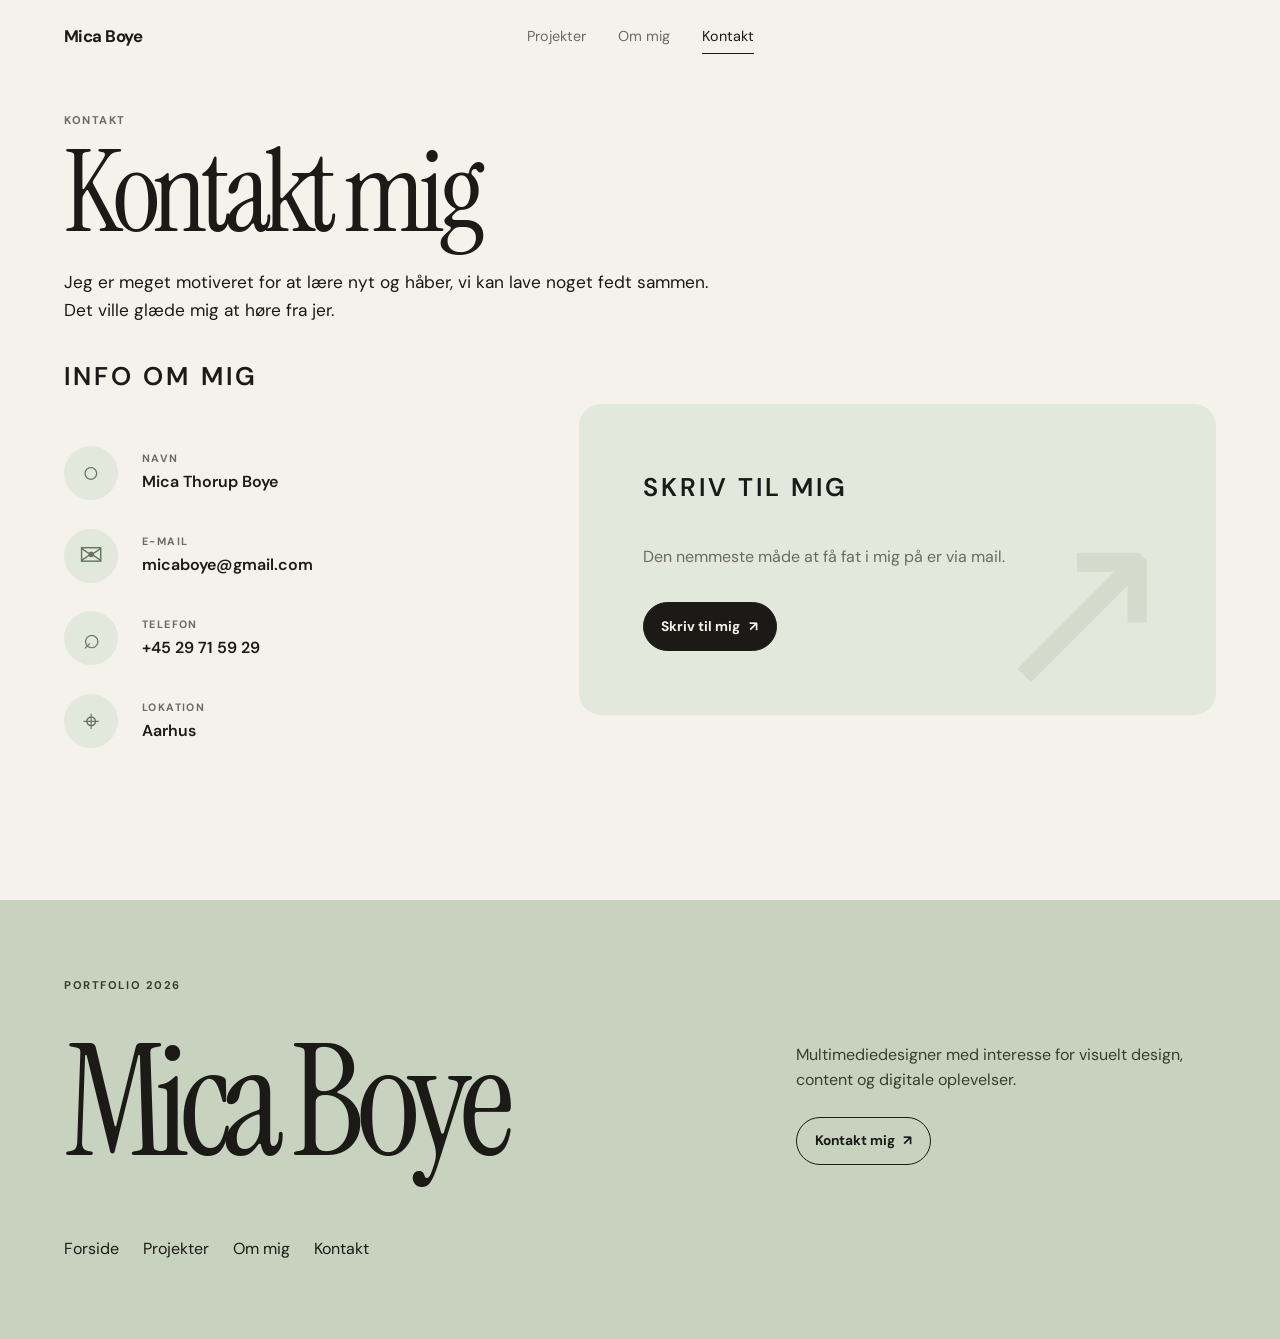
<file: kontakt.html>
<!doctype html>
<html lang="da">
  <head>
    <meta charset="UTF-8" />
    <meta name="viewport" content="width=device-width, initial-scale=1.0" />

    <meta
      name="description"
      content="Kontakt Mica Boye – multimediedesignstuderende med interesse for visuelt design, content, UX/UI og digitale oplevelser."
    />

    <title>Kontakt — Mica Boye</title>

    <link rel="preconnect" href="https://fonts.googleapis.com" />
    <link rel="preconnect" href="https://fonts.gstatic.com" crossorigin />

    <link
      href="https://fonts.googleapis.com/css2?family=DM+Sans:wght@400;500;600;700&family=Instrument+Serif:ital@0;1&display=swap"
      rel="stylesheet"
    />

    <link rel="stylesheet" href="style.css" />
  </head>

  <body>
    <header class="site-header">
      <a class="logo" href="index.html" aria-label="Gå til forsiden">
        Mica Boye
      </a>

      <nav class="nav" id="nav" aria-label="Primær navigation">
        <a href="projekter.html">Projekter</a>
        <a href="om-mig.html">Om mig</a>
        <a class="active" href="kontakt.html">Kontakt</a>
      </nav>
      <button
        class="menu-btn"
        id="menuBtn"
        aria-label="Åbn menu"
        aria-controls="nav"
        aria-expanded="false"
      >
        Menu
      </button>
    </header>

    <main class="contact-page-editorial">
      <section class="contact-new section-pad reveal">
        <div class="contact-new-intro">
          <p class="eyebrow">Kontakt</p>

          <h1>Kontakt mig</h1>

          <p>
            Jeg er meget motiveret for at lære nyt og håber, vi kan lave noget
            fedt sammen. Det ville glæde mig at høre fra jer.
          </p>
        </div>

        <div class="contact-new-grid">
          <div class="contact-new-info">
            <h2>Info om mig</h2>

            <div class="contact-info-item">
              <span class="contact-icon" aria-hidden="true">○</span>
              <div>
                <span class="contact-label">Navn</span>
                <strong>Mica Thorup Boye</strong>
              </div>
            </div>

            <div class="contact-info-item">
              <span class="contact-icon" aria-hidden="true">✉</span>
              <div>
                <span class="contact-label">E-mail</span>
                <a href="mailto:micaboye@gmail.com">micaboye@gmail.com</a>
              </div>
            </div>

            <div class="contact-info-item">
              <span class="contact-icon" aria-hidden="true">⌕</span>
              <div>
                <span class="contact-label">Telefon</span>
                <a href="tel:+4529715929">+45 29 71 59 29</a>
              </div>
            </div>

            <div class="contact-info-item">
              <span class="contact-icon" aria-hidden="true">⌖</span>
              <div>
                <span class="contact-label">Lokation</span>
                <strong>Aarhus</strong>
              </div>
            </div>
          </div>

          <div class="contact-new-mail">
            <div class="contact-new-mail-inner">
              <h2>Skriv til mig</h2>
              <p class="contact-mail-copy">
                Den nemmeste måde at få fat i mig på er via mail.
              </p>

              <a class="btn" href="mailto:micaboye@gmail.com">
                Skriv til mig
              </a>
            </div>
          </div>
        </div>
      </section>
    </main>

    <footer class="footer section-pad">
      <p class="eyebrow">Portfolio 2026</p>

      <div class="footer-grid">
        <h2>Mica Boye</h2>

        <div>
          <p>
            Multimediedesigner med interesse for visuelt design, content og
            digitale oplevelser.
          </p>

          <a class="btn light" href="kontakt.html"> Kontakt mig </a>
        </div>
      </div>

      <nav class="footer-nav" aria-label="Navigation i sidefod">
        <a href="index.html">Forside</a>
        <a href="projekter.html">Projekter</a>
        <a href="om-mig.html">Om mig</a>
        <a href="kontakt.html">Kontakt</a>
      </nav>
    </footer>

    <script src="script.js"></script>
  </body>
</html>
</file>
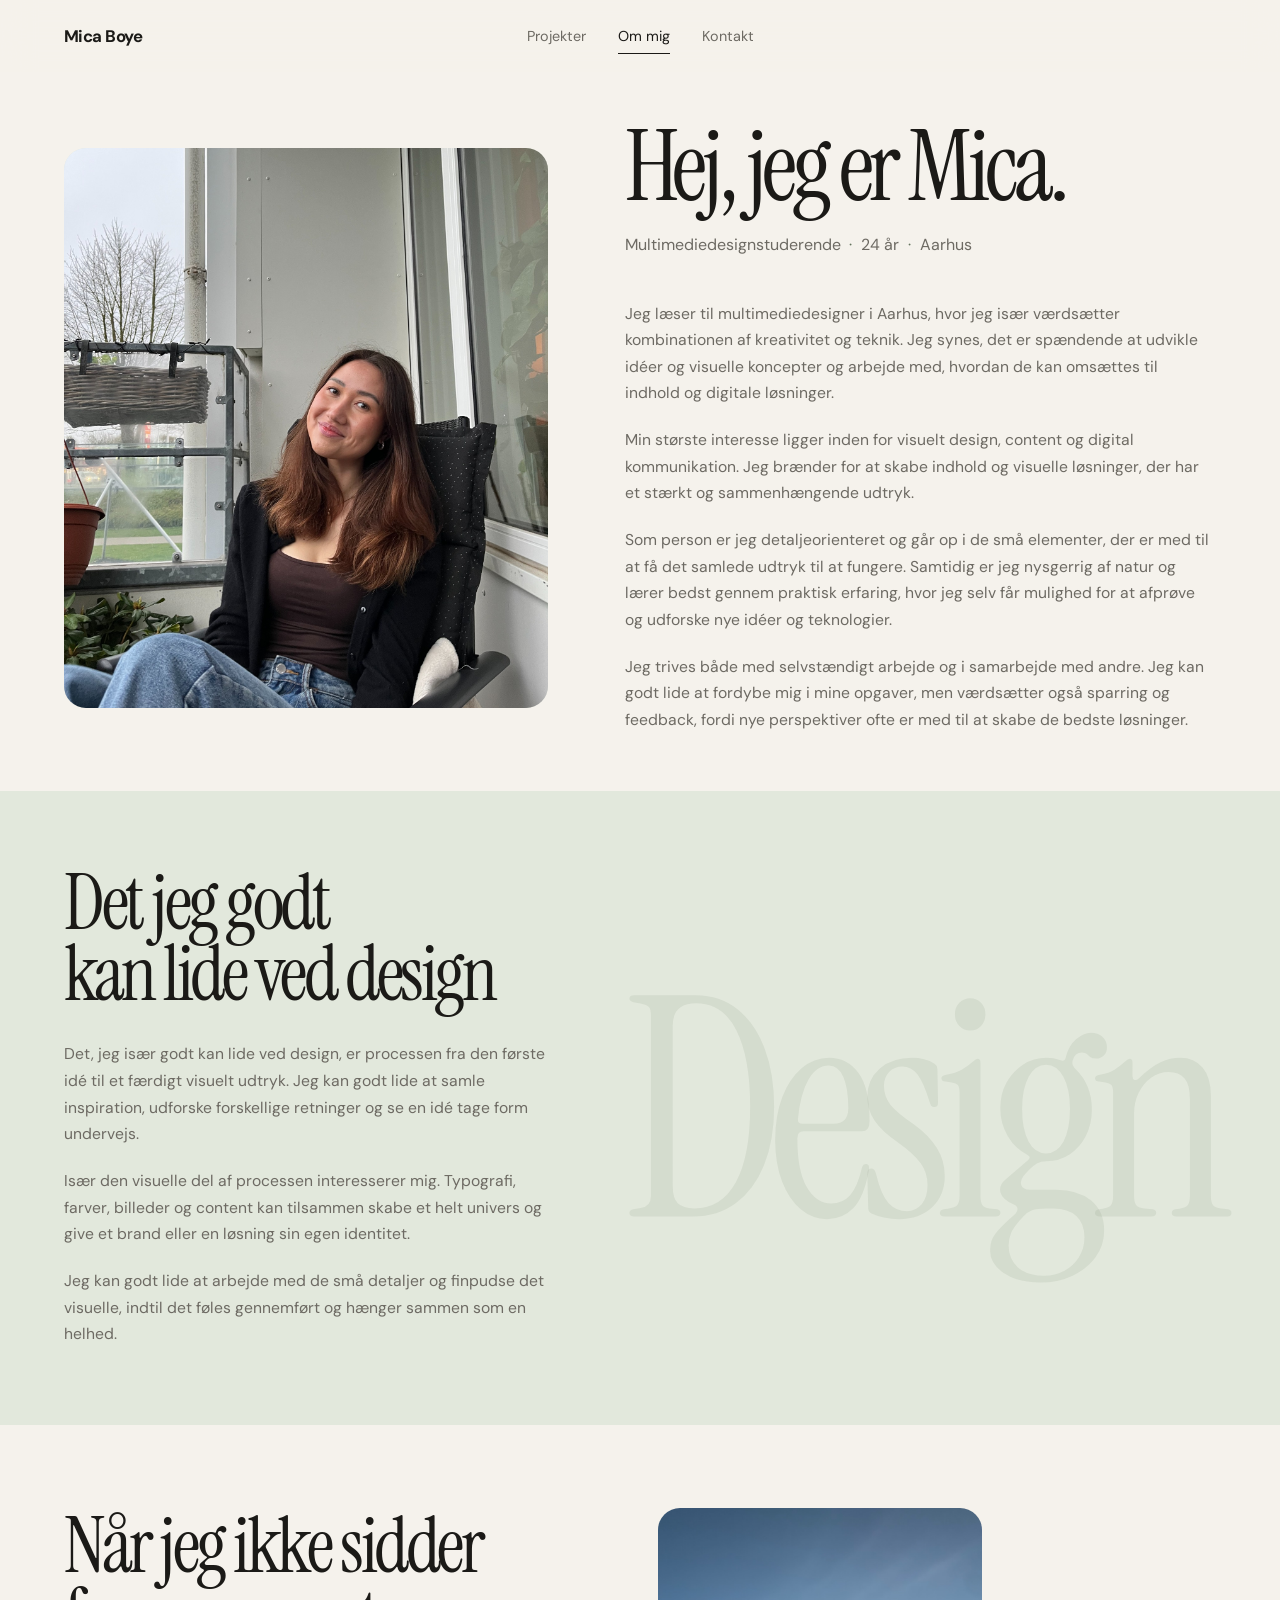
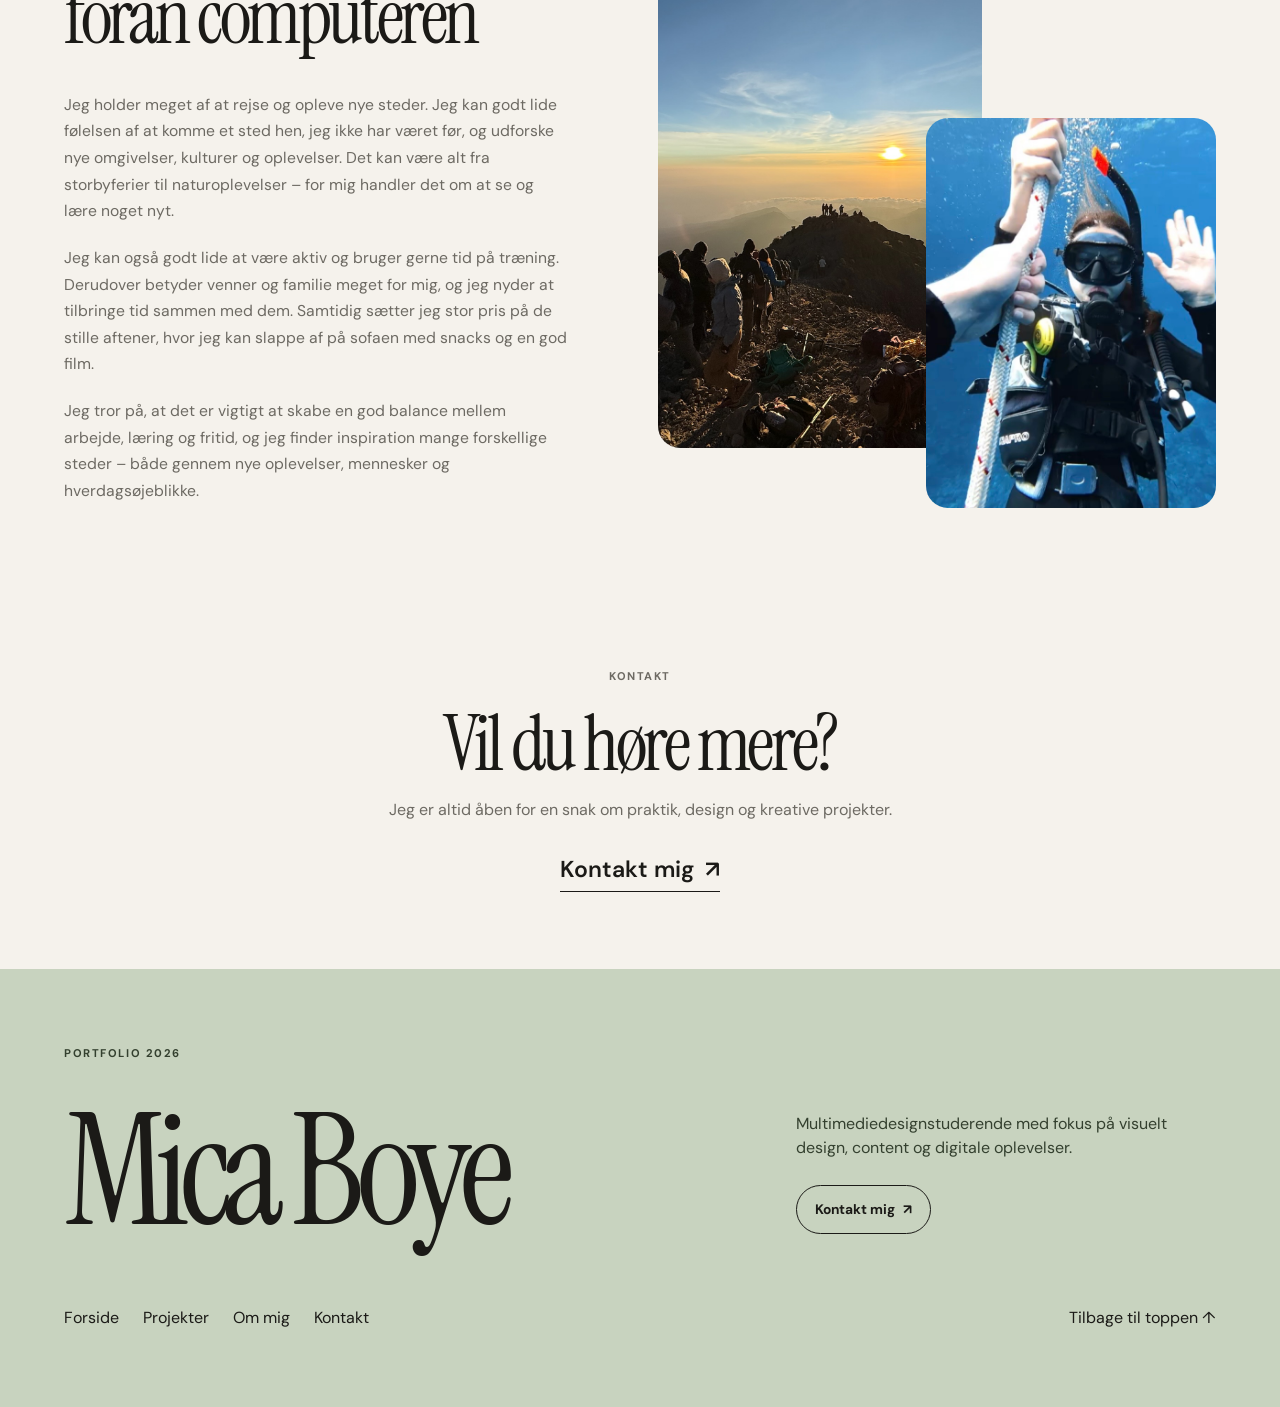
<file: om-mig.html>
<!doctype html>
<html lang="da">
  <head>
    <meta charset="UTF-8" />
    <meta name="viewport" content="width=device-width, initial-scale=1.0" />
    <meta
      name="description"
      content="Lær Mica Boye at kende – multimediedesignstuderende i Aarhus med interesse for visuelt design, content, UX/UI og digitale oplevelser."
    />
    <title>Om mig — Mica Boye</title>
    <link rel="preconnect" href="https://fonts.googleapis.com" />
    <link rel="preconnect" href="https://fonts.gstatic.com" crossorigin />
    <link
      href="https://fonts.googleapis.com/css2?family=DM+Sans:wght@400;500;600;700&family=Instrument+Serif:ital@0;1&display=swap"
      rel="stylesheet"
    />
    <link rel="stylesheet" href="style.css" />
  </head>

  <body id="top">
    <header class="site-header">
      <a class="logo" href="index.html" aria-label="Gå til forsiden"
        >Mica Boye</a
      >
      <nav class="nav" id="nav" aria-label="Primær navigation">
        <a href="projekter.html">Projekter</a>
        <a class="active" href="om-mig.html">Om mig</a>
        <a href="kontakt.html">Kontakt</a>
      </nav>
      <button
        class="menu-btn"
        id="menuBtn"
        aria-label="Åbn menu"
        aria-controls="nav"
        aria-expanded="false"
      >
        Menu
      </button>
    </header>

    <main class="about-reference">
      <!-- HERO / INTRO -->
      <section class="about-reference-hero section-pad reveal">
        <div class="about-reference-image">
          <img src="images/about.jpg" alt="Portræt af Mica Boye" />
        </div>

        <div class="about-reference-intro">
          <h1>Hej, jeg er Mica.</h1>
          <p class="about-reference-meta">
            Multimediedesignstuderende <span>·</span> 24 år
            <span>·</span> Aarhus
          </p>

          <div class="about-reference-copy">
            <p>
              Jeg læser til multimediedesigner i Aarhus, hvor jeg især
              værdsætter kombinationen af kreativitet og teknik. Jeg synes, det
              er spændende at udvikle idéer og visuelle koncepter og arbejde
              med, hvordan de kan omsættes til indhold og digitale løsninger.
            </p>

            <p>
              Min største interesse ligger inden for visuelt design, content og
              digital kommunikation. Jeg brænder for at skabe indhold og
              visuelle løsninger, der har et stærkt og sammenhængende udtryk.
            </p>

            <p>
              Som person er jeg detaljeorienteret og går op i de små elementer,
              der er med til at få det samlede udtryk til at fungere. Samtidig
              er jeg nysgerrig af natur og lærer bedst gennem praktisk erfaring,
              hvor jeg selv får mulighed for at afprøve og udforske nye idéer og
              teknologier.
            </p>

            <p>
              Jeg trives både med selvstændigt arbejde og i samarbejde med
              andre. Jeg kan godt lide at fordybe mig i mine opgaver, men
              værdsætter også sparring og feedback, fordi nye perspektiver ofte
              er med til at skabe de bedste løsninger.
            </p>
          </div>
        </div>
      </section>

      <!-- DESIGN -->
      <section class="about-reference-design section-pad reveal">
        <div class="about-reference-design-copy">
          <h2>Det jeg godt<br />kan lide ved design</h2>

          <div class="about-reference-copy">
            <p>
              Det, jeg især godt kan lide ved design, er processen fra den
              første idé til et færdigt visuelt udtryk. Jeg kan godt lide at
              samle inspiration, udforske forskellige retninger og se en idé
              tage form undervejs.
            </p>

            <p>
              Især den visuelle del af processen interesserer mig. Typografi,
              farver, billeder og content kan tilsammen skabe et helt univers og
              give et brand eller en løsning sin egen identitet.
            </p>

            <p>
              Jeg kan godt lide at arbejde med de små detaljer og finpudse det
              visuelle, indtil det føles gennemført og hænger sammen som en
              helhed.
            </p>
          </div>
        </div>

        <div class="about-reference-word" aria-hidden="true">Design</div>
      </section>

      <!-- PERSONLIGT -->
      <section class="about-reference-personal section-pad reveal">
        <div class="about-reference-personal-content">
          <div class="about-reference-personal-heading">
            <h2>Når jeg ikke sidder<br />foran computeren</h2>
          </div>

          <div class="about-reference-copy about-reference-personal-copy">
            <p>
              Jeg holder meget af at rejse og opleve nye steder. Jeg kan godt
              lide følelsen af at komme et sted hen, jeg ikke har været før, og
              udforske nye omgivelser, kulturer og oplevelser. Det kan være alt
              fra storbyferier til naturoplevelser – for mig handler det om at
              se og lære noget nyt.
            </p>

            <p>
              Jeg kan også godt lide at være aktiv og bruger gerne tid på
              træning. Derudover betyder venner og familie meget for mig, og jeg
              nyder at tilbringe tid sammen med dem. Samtidig sætter jeg stor
              pris på de stille aftener, hvor jeg kan slappe af på sofaen med
              snacks og en god film.
            </p>

            <p>
              Jeg tror på, at det er vigtigt at skabe en god balance mellem
              arbejde, læring og fritid, og jeg finder inspiration mange
              forskellige steder – både gennem nye oplevelser, mennesker og
              hverdagsøjeblikke.
            </p>
          </div>
        </div>

        <div class="about-personal-images">
          <img
            class="about-personal-image about-personal-image--one"
            src="images/rejse-1.jpg"
            alt="Udsigt fra en rejse"
          />
          <img
            class="about-personal-image about-personal-image--two"
            src="images/rejse-2.jpg"
            alt="Dykning på en rejse"
          />
        </div>
      </section>

      <!-- KONTAKT -->
      <section class="home-contact-simple section-pad reveal">
        <p class="eyebrow">Kontakt</p>
        <h2>Vil du høre mere?</h2>
        <p>
          Jeg er altid åben for en snak om praktik, design og kreative
          projekter.
        </p>
        <a class="home-contact-mail" href="kontakt.html">
          Kontakt mig <span aria-hidden="true">↗</span>
        </a>
      </section>
    </main>

    <footer class="footer section-pad">
      <p class="eyebrow">Portfolio 2026</p>
      <div class="footer-grid">
        <h2>Mica Boye</h2>
        <div>
          <p>
            Multimediedesignstuderende med fokus på visuelt design, content og
            digitale oplevelser.
          </p>
          <a class="btn light" href="kontakt.html">Kontakt mig</a>
        </div>
      </div>
      <nav class="footer-nav" aria-label="Navigation i sidefod">
        <a href="index.html">Forside</a>
        <a href="projekter.html">Projekter</a>
        <a href="om-mig.html">Om mig</a>
        <a href="kontakt.html">Kontakt</a>
        <a href="#top" class="about-clean-top">Tilbage til toppen ↑</a>
      </nav>
    </footer>

    <script src="script.js"></script>
  </body>
</html>
</file>
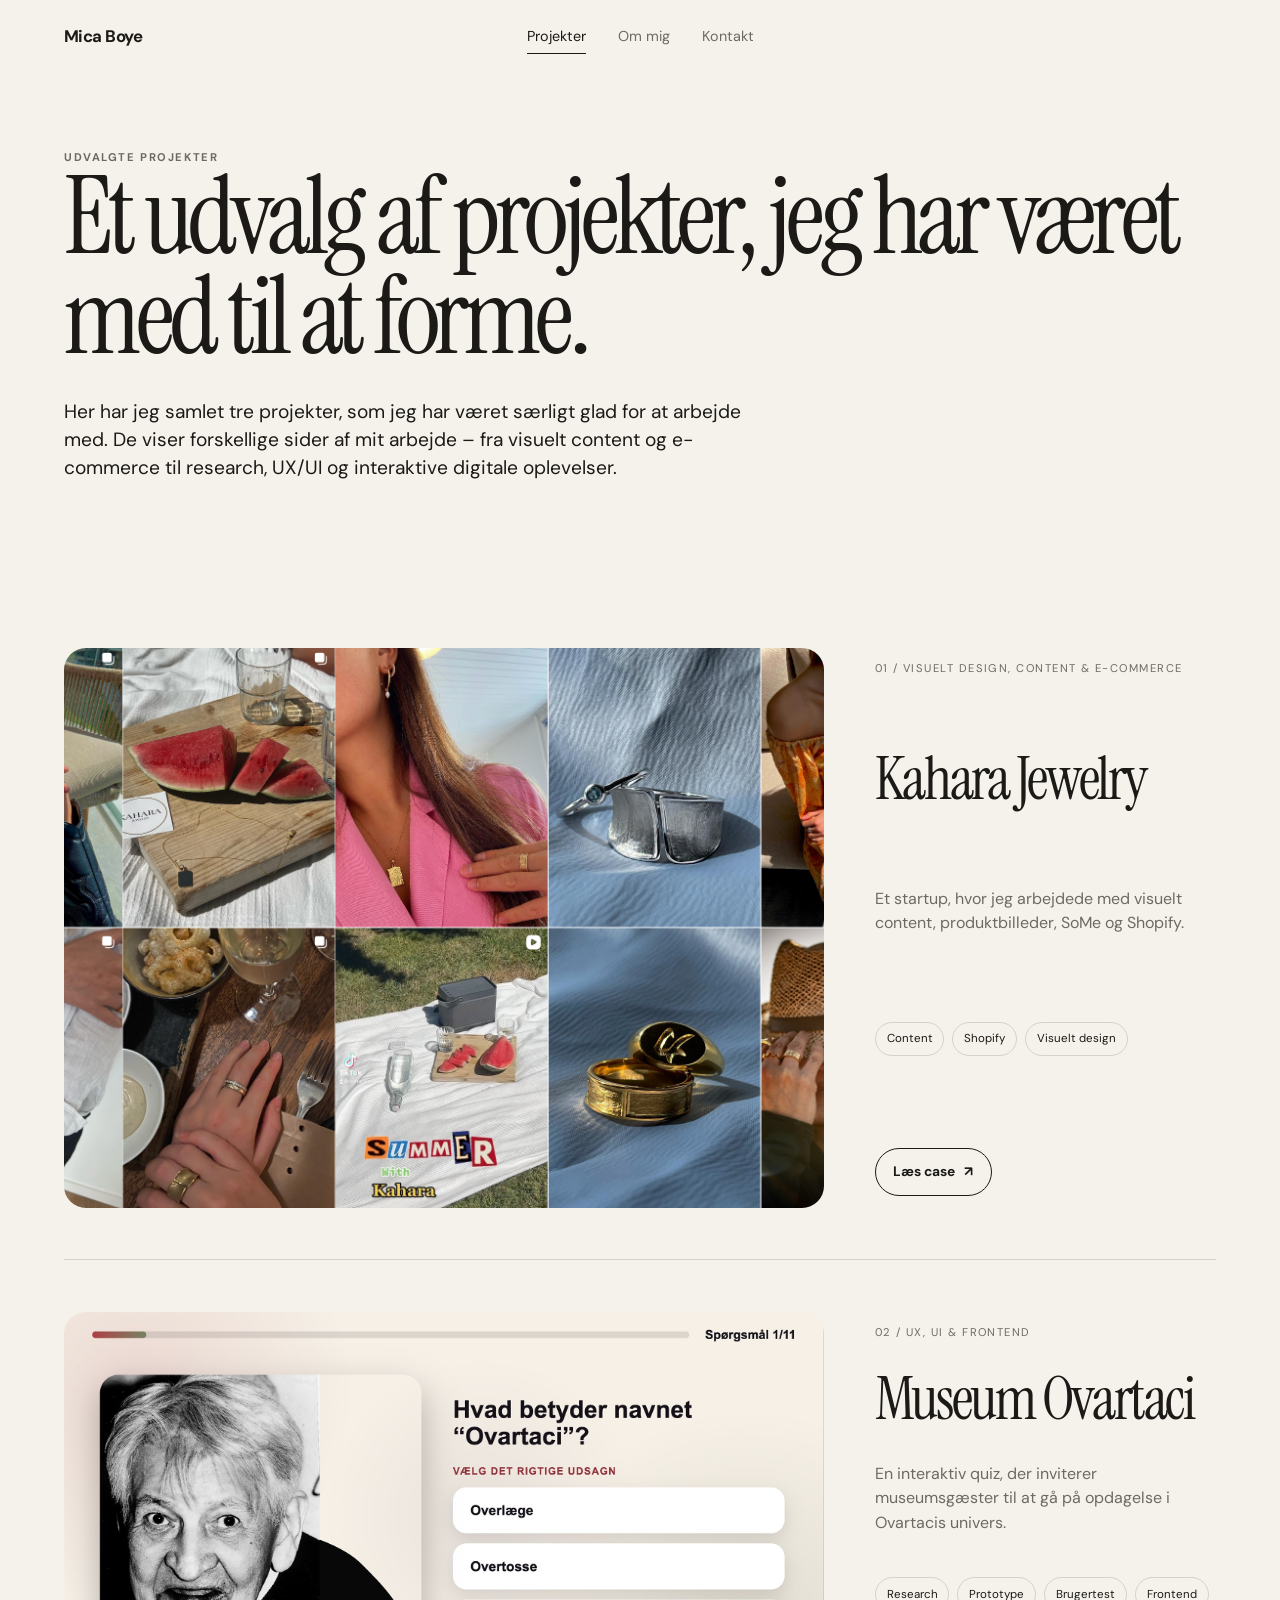
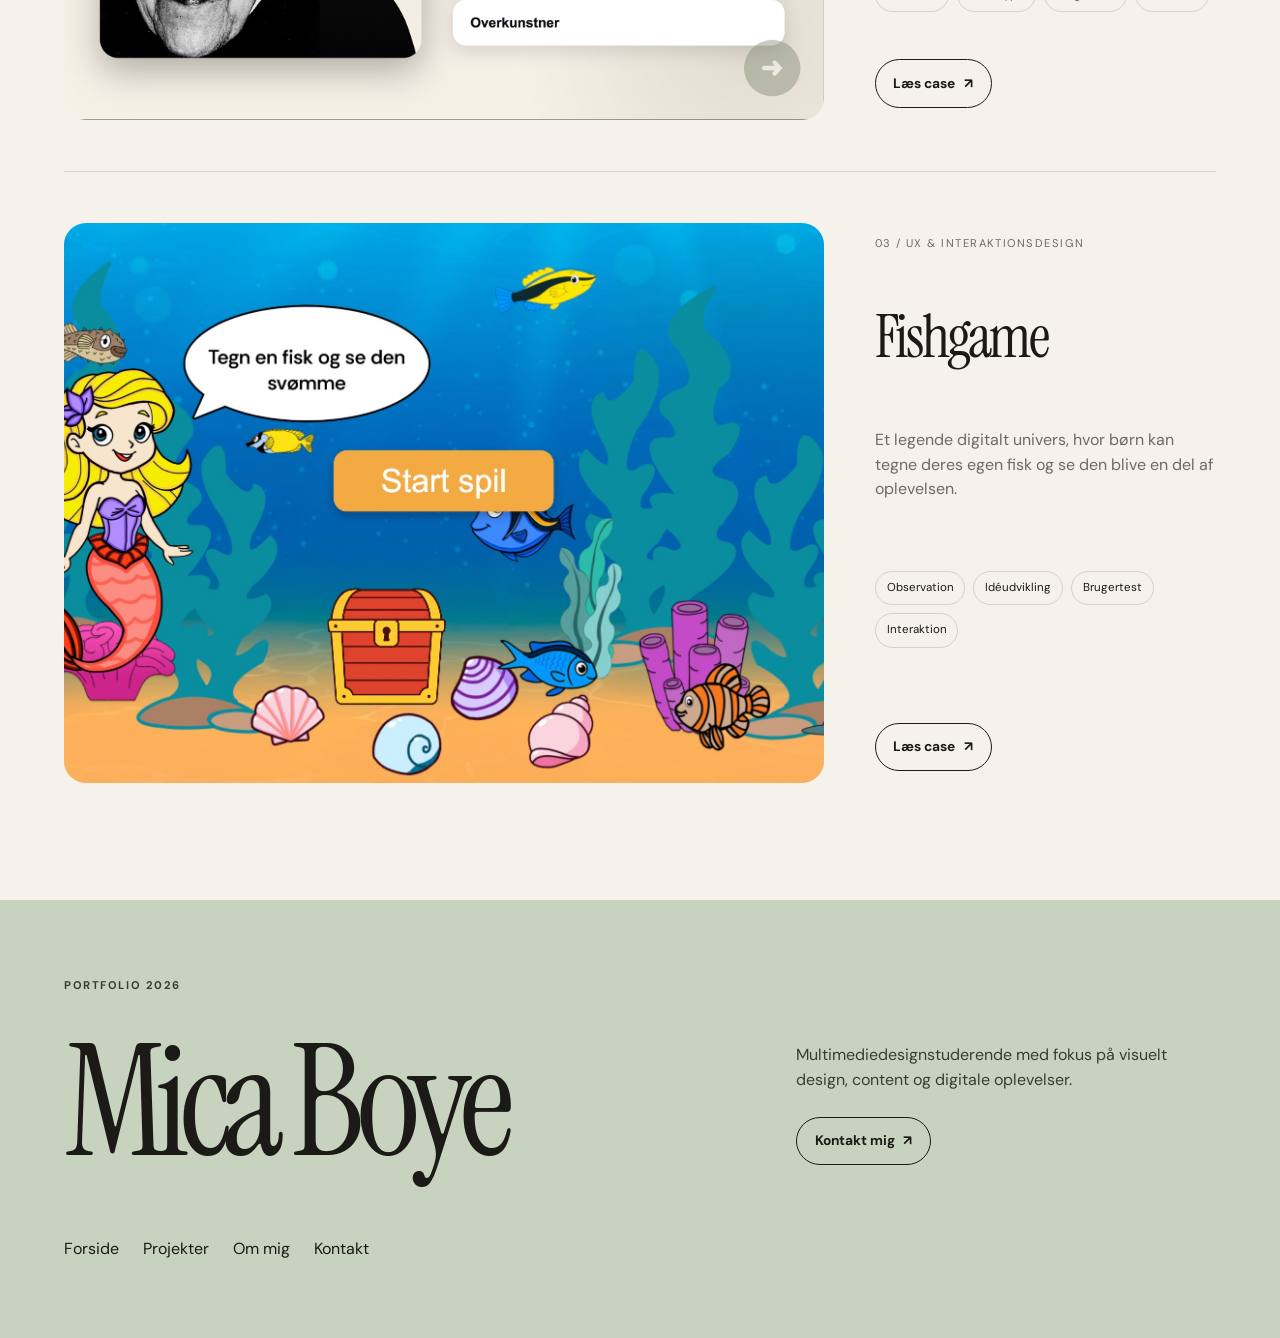
<file: projekter.html>
<!doctype html>
<html lang="da">
  <head>
    <meta charset="UTF-8" />
    <meta name="viewport" content="width=device-width, initial-scale=1.0" />
    <meta
      name="description"
      content="Udvalgte projekter af Mica Boye inden for visuelt design, content, UX/UI og digitale oplevelser."
    />
    <title>Projekter — Mica Boye</title>
    <link rel="preconnect" href="https://fonts.googleapis.com" />
    <link rel="preconnect" href="https://fonts.gstatic.com" crossorigin />
    <link
      href="https://fonts.googleapis.com/css2?family=DM+Sans:wght@400;500;600;700&family=Instrument+Serif:ital@0;1&display=swap"
      rel="stylesheet"
    />
    <link rel="stylesheet" href="style.css" />
  </head>
  <body>
    <header class="site-header">
      <a class="logo" href="index.html" aria-label="Gå til forsiden"
        >Mica Boye</a
      >
      <nav class="nav" id="nav" aria-label="Primær navigation">
        <a class="active" href="projekter.html">Projekter</a>
        <a href="om-mig.html">Om mig</a>
        <a href="kontakt.html">Kontakt</a>
      </nav>
      <button
        class="menu-btn"
        id="menuBtn"
        aria-label="Åbn menu"
        aria-controls="nav"
        aria-expanded="false"
      >
        Menu
      </button>
    </header>
    <main>
      <section class="page-hero section-pad reveal">
        <p class="eyebrow">Udvalgte projekter</p>
        <h1>Et udvalg af projekter, jeg har været med til at forme.</h1>
        <p>
          Her har jeg samlet tre projekter, som jeg har været særligt glad for
          at arbejde med. De viser forskellige sider af mit arbejde – fra
          visuelt content og e-commerce til research, UX/UI og interaktive
          digitale oplevelser.
        </p>
      </section>
      <section class="projects section-pad">
        <div class="projects-list">
          <article class="project-card reveal">
            <a
              class="project-img"
              href="projects/kahara.html"
              aria-label="Læs casen om Kahara Jewelry"
              ><img
                src="images/instagrid.png"
                alt="Instagram-grid med visuelt content fra Kahara Jewelry"
              /><span class="project-fallback">Kahara Jewelry</span></a
            >
            <div class="project-content">
              <span>01 / Visuelt design, Content & E-commerce</span>
              <h3>Kahara Jewelry</h3>
              <p>
                Et startup, hvor jeg arbejdede med visuelt content,
                produktbilleder, SoMe og Shopify.
              </p>
              <div class="meta-list">
                <div>Content</div>
                <div>Shopify</div>
                <div>Visuelt design</div>
              </div>
              <a class="button-link" href="projects/kahara.html">Læs case</a>
            </div>
          </article>

          <article class="project-card reveal">
            <a
              class="project-img project-img--ovartaci"
              href="projects/ovartaci.html"
              aria-label="Læs casen om Museum Ovartaci"
              ><img
                src="images/ovartaci.jpg"
                alt="Interaktiv quizoplevelse til Museum Ovartaci"
              /><span class="project-fallback">Museum Ovartaci</span></a
            >
            <div class="project-content">
              <span>02 / UX, UI & Frontend</span>
              <h3>Museum Ovartaci</h3>
              <p>
                En interaktiv quiz, der inviterer museumsgæster til at gå på
                opdagelse i Ovartacis univers.
              </p>
              <div class="meta-list">
                <div>Research</div>
                <div>Prototype</div>
                <div>Brugertest</div>
                <div>Frontend</div>
              </div>
              <a class="button-link" href="projects/ovartaci.html">Læs case</a>
            </div>
          </article>
          <article class="project-card reveal">
            <a
              class="project-img"
              href="projects/fishgame.html"
              aria-label="Læs casen om Fishgame"
              ><img
                src="images/fishgame.jpg"
                alt="Det interaktive læringsunivers Fishgame"
              /><span class="project-fallback">Fishgame</span></a
            >
            <div class="project-content">
              <span>03 / UX & Interaktionsdesign</span>
              <h3>Fishgame</h3>
              <p>
                Et legende digitalt univers, hvor børn kan tegne deres egen fisk
                og se den blive en del af oplevelsen.
              </p>
              <div class="meta-list">
                <div>Observation</div>
                <div>Idéudvikling</div>
                <div>Brugertest</div>
                <div>Interaktion</div>
              </div>
              <a class="button-link" href="projects/fishgame.html">Læs case</a>
            </div>
          </article>
        </div>
      </section>
    </main>
    <footer class="footer section-pad">
      <p class="eyebrow">Portfolio 2026</p>
      <div class="footer-grid">
        <h2>Mica Boye</h2>
        <div>
          <p>
            Multimediedesignstuderende med fokus på visuelt design, content og
            digitale oplevelser.
          </p>
          <a class="btn light" href="kontakt.html">Kontakt mig</a>
        </div>
      </div>
      <nav class="footer-nav" aria-label="Navigation i sidefod">
        <a href="index.html">Forside</a><a href="projekter.html">Projekter</a
        ><a href="om-mig.html">Om mig</a><a href="kontakt.html">Kontakt</a>
      </nav>
    </footer>
    <script src="script.js"></script>
  </body>
</html>
</file>
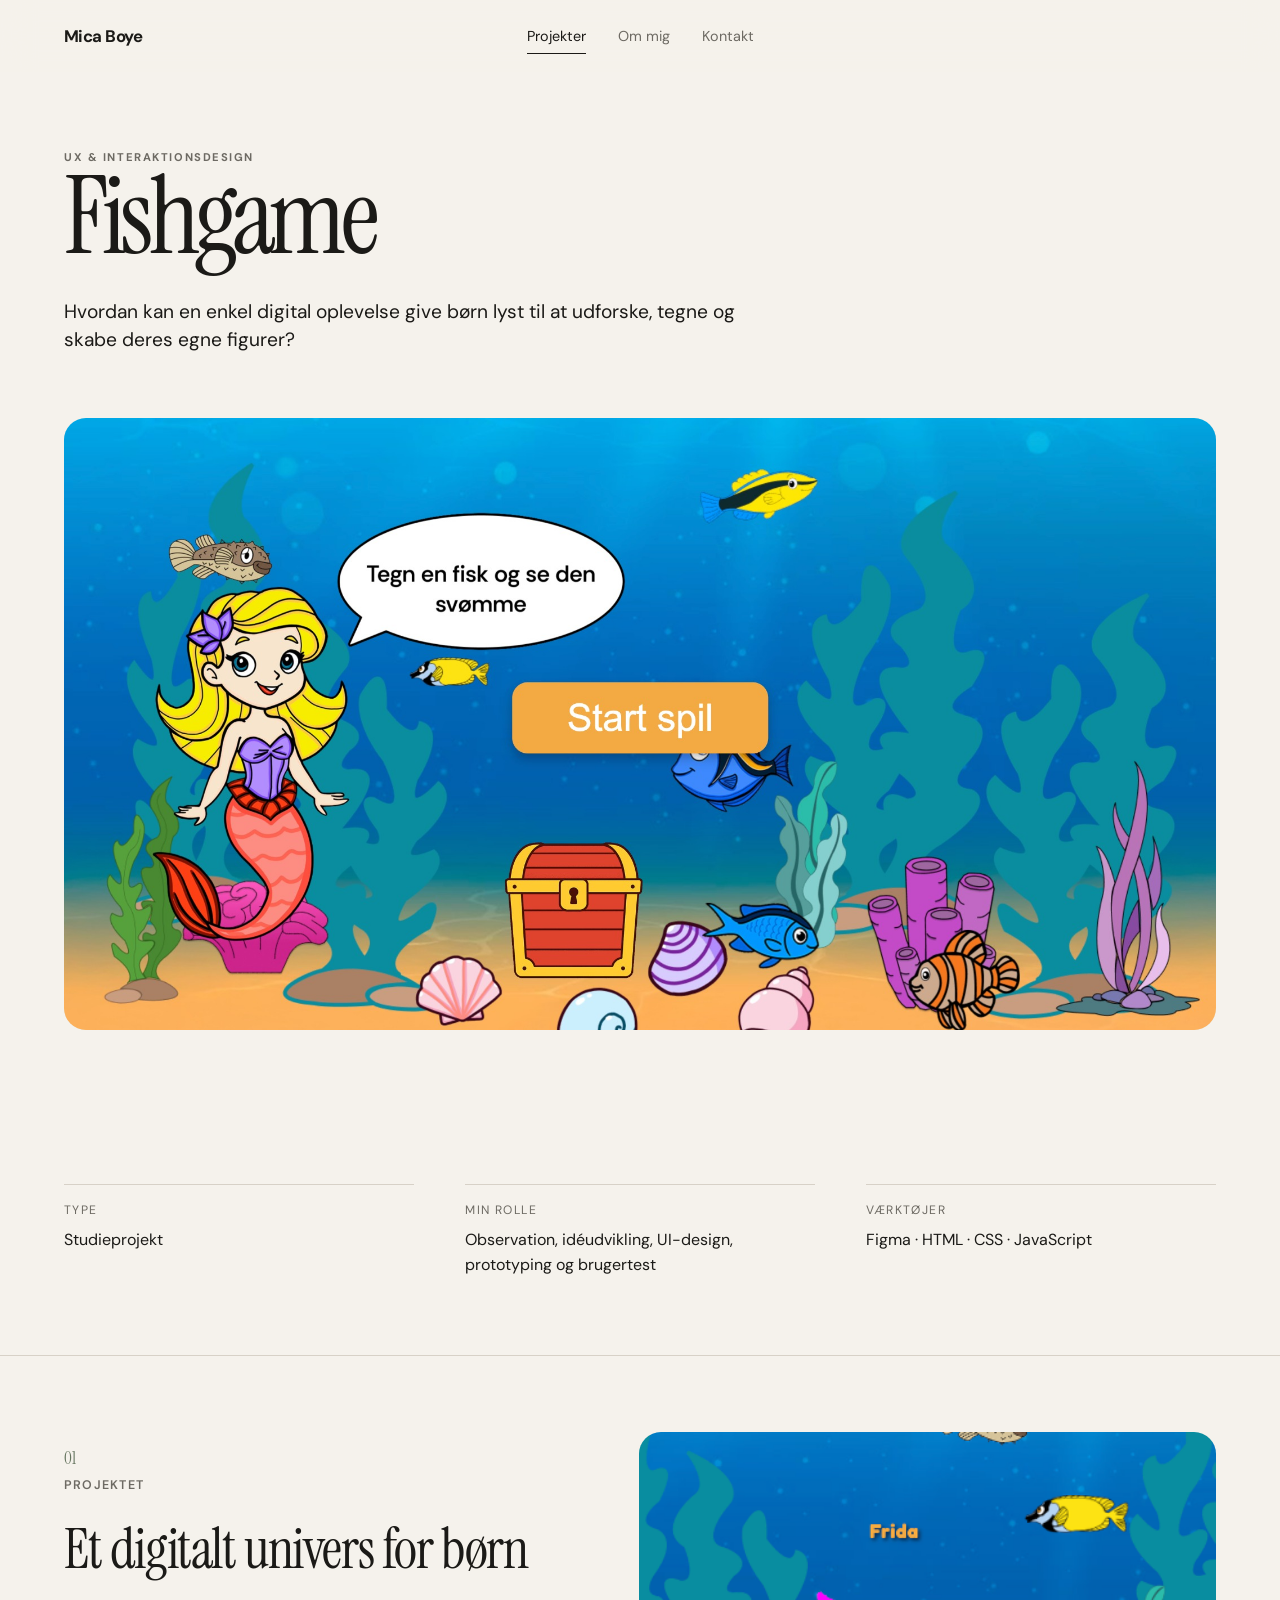
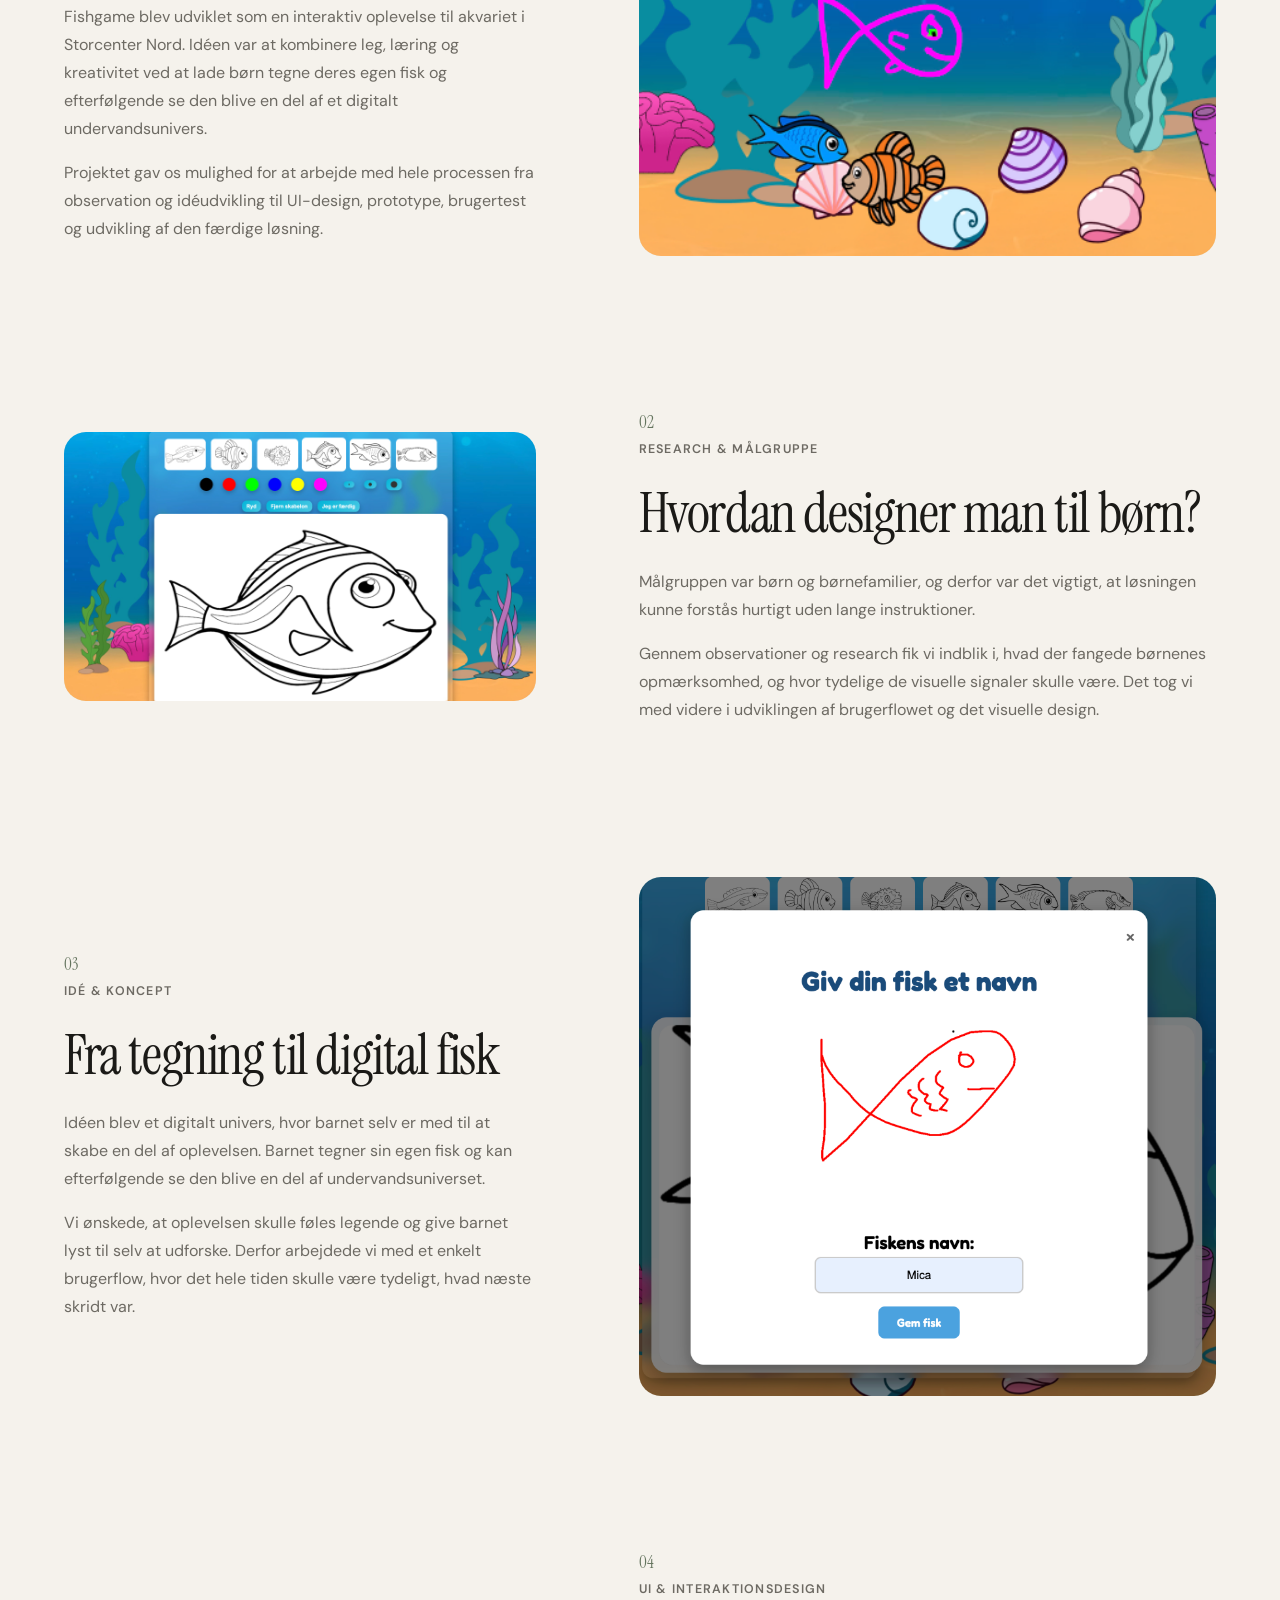
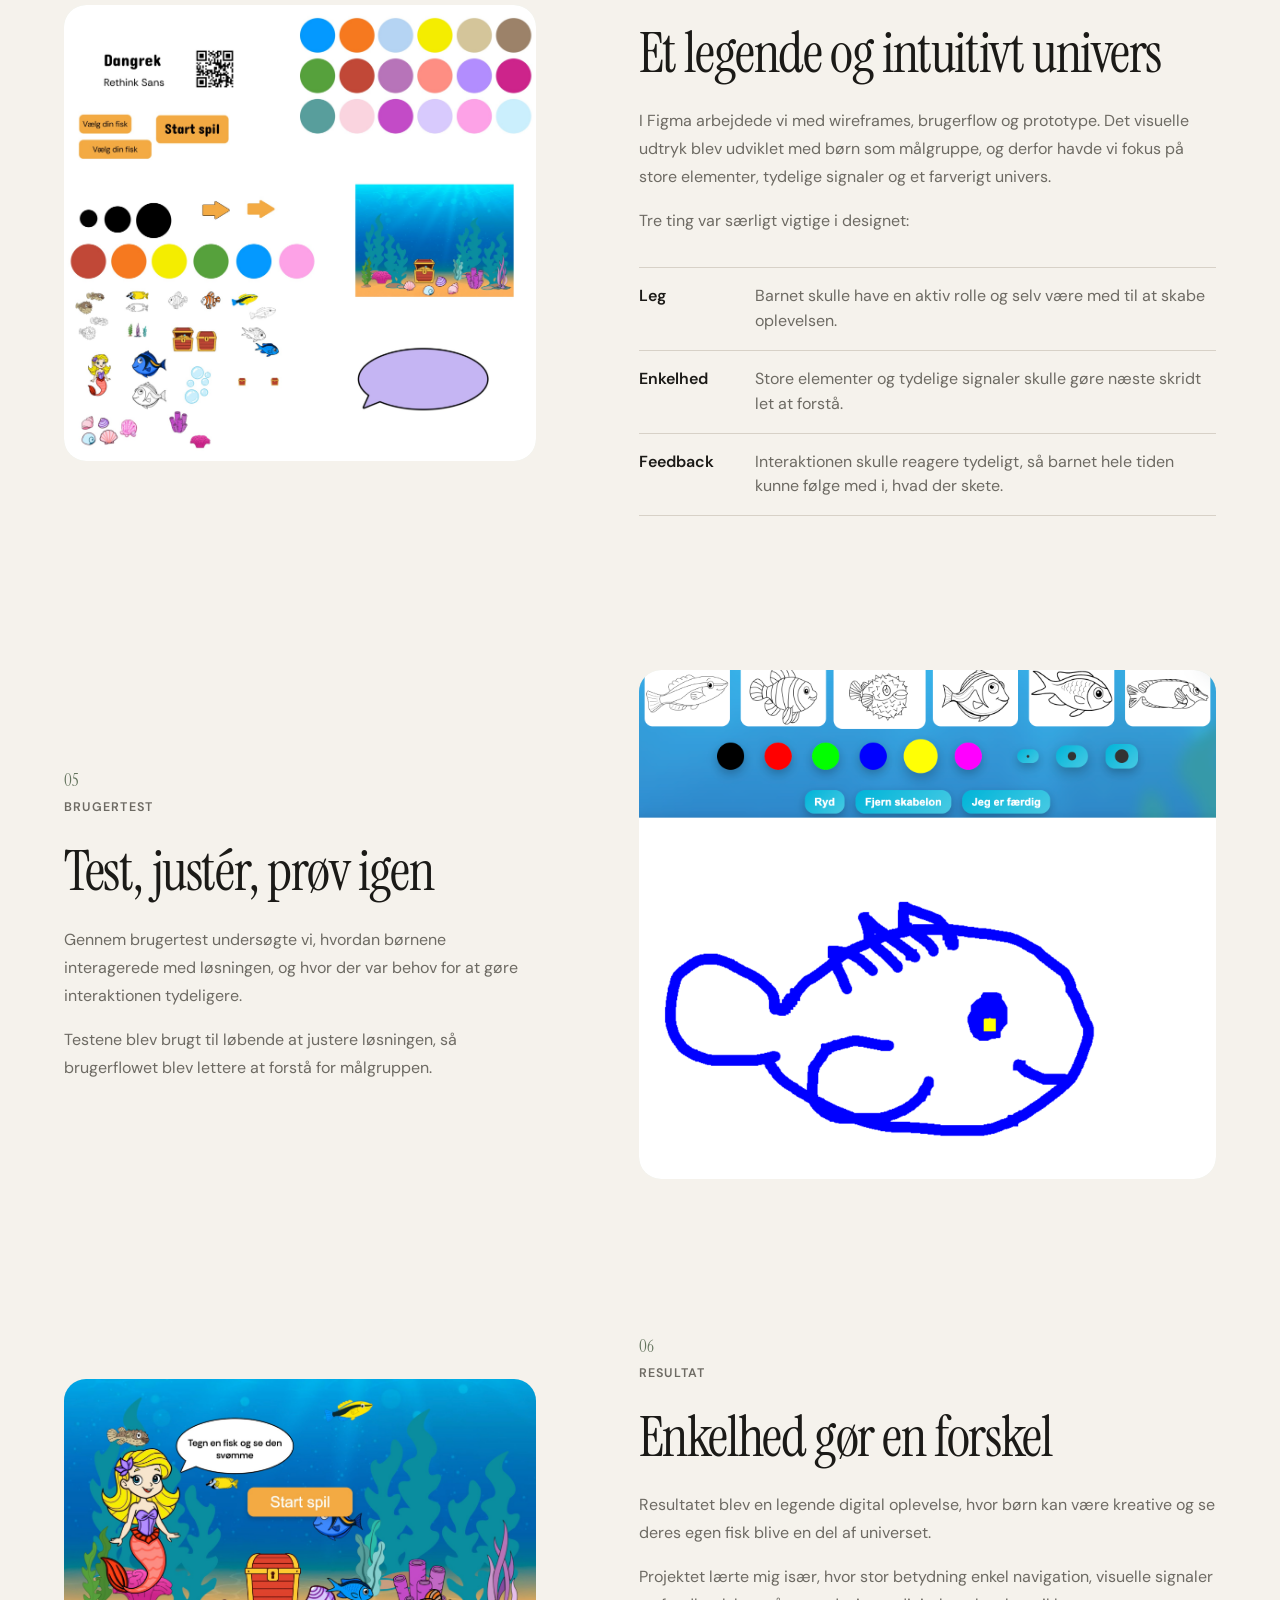
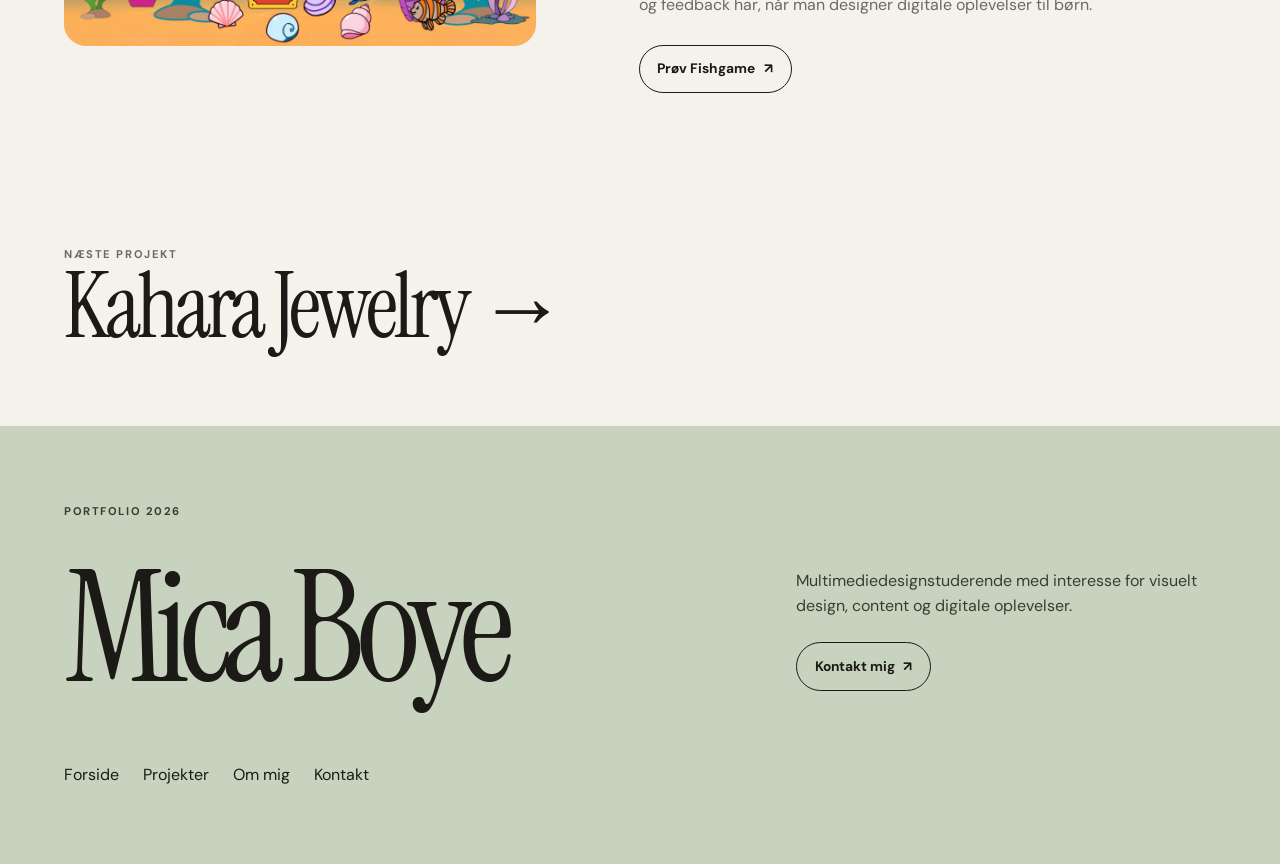
<file: projects/fishgame.html>
<!doctype html>
<html lang="da">

<head>
  <meta charset="UTF-8"/>
  <meta name="viewport" content="width=device-width, initial-scale=1.0"/>
  <meta name="description" content="Case om Fishgame af Mica Boye."/>
  <title>Fishgame — Mica Boye</title>

  <link rel="preconnect" href="https://fonts.googleapis.com"/>
  <link rel="preconnect" href="https://fonts.gstatic.com" crossorigin/>
  <link href="https://fonts.googleapis.com/css2?family=DM+Sans:wght@400;500;600;700&family=Instrument+Serif:ital@0;1&display=swap" rel="stylesheet"/>
  <link rel="stylesheet" href="../style.css"/>
</head>

<body>

  <header class="site-header">
    <a class="logo" href="../index.html" aria-label="Gå til forsiden">Mica Boye</a>

    <nav class="nav" id="nav" aria-label="Primær navigation">
      <a class="active" href="../projekter.html">Projekter</a>
      <a href="../om-mig.html">Om mig</a>
      <a href="../kontakt.html">Kontakt</a>
    </nav>


    <button
      class="menu-btn"
      id="menuBtn"
      aria-label="Åbn menu"
      aria-controls="nav"
      aria-expanded="false"
    >
      Menu
    </button>
  </header>


  <main class="editorial-case">

    <section class="case-hero section-pad reveal">
      <p class="eyebrow">UX & Interaktionsdesign</p>

      <h1>Fishgame</h1>

      <p>
        Hvordan kan en enkel digital oplevelse give børn lyst til at udforske,
        tegne og skabe deres egne figurer?
      </p>
    </section>


    <section class="case-image section-pad reveal">
      <div class="image-box case-visual">
        <img
          src="../images/fishgame.jpg"
          alt="Hovedbillede fra Fishgame"
        />
      </div>
    </section>


    <aside class="editorial-meta section-pad reveal">
      <dl>

        <div>
          <dt>Type</dt>
          <dd>Studieprojekt</dd>
        </div>

        <div>
          <dt>Min rolle</dt>
          <dd>
            Observation, idéudvikling, UI-design, prototyping og brugertest
          </dd>
        </div>

        <div>
          <dt>Værktøjer</dt>
          <dd>Figma · HTML · CSS · JavaScript</dd>
        </div>

      </dl>
    </aside>


    <section class="editorial-case-sections section-pad">

      <!-- 01 — PROJEKTET -->

      <article class="case-step reveal">

        <div class="case-step-copy">
          <span class="case-step-number">01</span>

          <p class="case-step-label">Projektet</p>

          <h2>Et digitalt univers for børn</h2>

          <p>
            Fishgame blev udviklet som en interaktiv oplevelse til akvariet i
            Storcenter Nord. Idéen var at kombinere leg, læring og kreativitet
            ved at lade børn tegne deres egen fisk og efterfølgende se den blive
            en del af et digitalt undervandsunivers.
          </p>

          <p>
            Projektet gav os mulighed for at arbejde med hele processen fra
            observation og idéudvikling til UI-design, prototype, brugertest og
            udvikling af den færdige løsning.
          </p>
        </div>

        <div class="case-step-visual">
          <div class="image-box">
            <img
              src="../images/fishgame-fisk.png"
              alt="tegnet fisk i Fishgame"
            />
          </div>
        </div>

      </article>


      <!-- 02 — RESEARCH & MÅLGRUPPE -->

      <article class="case-step reveal case-step-reverse">

        <div class="case-step-copy">
          <span class="case-step-number">02</span>

          <p class="case-step-label">Research & målgruppe</p>

          <h2>Hvordan designer man til børn?</h2>

          <p>
            Målgruppen var børn og børnefamilier, og derfor var det vigtigt,
            at løsningen kunne forstås hurtigt uden lange instruktioner.
          </p>

          <p>
            Gennem observationer og research fik vi indblik i, hvad der fangede
            børnenes opmærksomhed, og hvor tydelige de visuelle signaler skulle
            være. Det tog vi med videre i udviklingen af brugerflowet og det
            visuelle design.
          </p>
        </div>

        <div class="case-step-visual">
          <div class="image-box">
            <img
              src="../images/fishgame-process-2.jpg"
              alt="Research og proces fra Fishgame"
            />
          </div>
        </div>

      </article>


      <!-- 03 — IDÉ & KONCEPT -->

      <article class="case-step reveal">

        <div class="case-step-copy">
          <span class="case-step-number">03</span>

          <p class="case-step-label">Idé & koncept</p>

          <h2>Fra tegning til digital fisk</h2>

          <p>
            Idéen blev et digitalt univers, hvor barnet selv er med til at skabe
            en del af oplevelsen. Barnet tegner sin egen fisk og kan efterfølgende
            se den blive en del af undervandsuniverset.
          </p>

          <p>
            Vi ønskede, at oplevelsen skulle føles legende og give barnet lyst
            til selv at udforske. Derfor arbejdede vi med et enkelt brugerflow,
            hvor det hele tiden skulle være tydeligt, hvad næste skridt var.
          </p>
        </div>

        <div class="case-step-visual">
          <div class="image-box">
            <img
              src="../images/fishgame-process-3.jpg"
              alt="Idé og koncept fra Fishgame"
            />
          </div>
        </div>

      </article>


      <!-- 04 — UI & INTERAKTIONSDESIGN -->

      <article class="case-step reveal case-step-reverse">

        <div class="case-step-copy">
          <span class="case-step-number">04</span>

          <p class="case-step-label">UI & interaktionsdesign</p>

          <h2>Et legende og intuitivt univers</h2>

          <p>
            I Figma arbejdede vi med wireframes, brugerflow og prototype.
            Det visuelle udtryk blev udviklet med børn som målgruppe, og derfor
            havde vi fokus på store elementer, tydelige signaler og et farverigt
            univers.
          </p>

          <p>Tre ting var særligt vigtige i designet:</p>

          <div class="design-principles">

            <div>
              <strong>Leg</strong>
              <span>
                Barnet skulle have en aktiv rolle og selv være med til at skabe
                oplevelsen.
              </span>
            </div>

            <div>
              <strong>Enkelhed</strong>
              <span>
                Store elementer og tydelige signaler skulle gøre næste skridt
                let at forstå.
              </span>
            </div>

            <div>
              <strong>Feedback</strong>
              <span>
                Interaktionen skulle reagere tydeligt, så barnet hele tiden
                kunne følge med i, hvad der skete.
              </span>
            </div>

          </div>
        </div>

        <div class="case-step-visual">
          <div class="image-box">
            <img
              src="../images/fishgame-process-1.jpg"
              alt="UI og interaktionsdesign fra Fishgame"
            />
          </div>
        </div>

      </article>


      <!-- 05 — BRUGERTEST -->

      <article class="case-step reveal">

        <div class="case-step-copy">
          <span class="case-step-number">05</span>

          <p class="case-step-label">Brugertest</p>

          <h2>Test, justér, prøv igen</h2>

          <p>
            Gennem brugertest undersøgte vi, hvordan børnene interagerede med
            løsningen, og hvor der var behov for at gøre interaktionen tydeligere.
          </p>

          <p>
            Testene blev brugt til løbende at justere løsningen, så brugerflowet
            blev lettere at forstå for målgruppen.
          </p>
        </div>

        <div class="case-step-visual">
          <div class="image-box fishgame-test-image">
            <img
              src="../images/fishgame-tegnetfisk.png"
              alt="tegnet fisk i Fishgame"
            />
          </div>
        </div>

      </article>


      <!-- 06 — RESULTAT -->

      <article class="case-step reveal case-step-reverse">

        <div class="case-step-copy">
          <span class="case-step-number">06</span>

          <p class="case-step-label">Resultat</p>

          <h2>Enkelhed gør en forskel</h2>

          <p>
            Resultatet blev en legende digital oplevelse, hvor børn kan være
            kreative og se deres egen fisk blive en del af universet.
          </p>

          <p>
            Projektet lærte mig især, hvor stor betydning enkel navigation,
            visuelle signaler og feedback har, når man designer digitale
            oplevelser til børn.
          </p>

          <a
            class="button-link"
            href="https://micaboye.github.io/exd-storcenternord/"
            target="_blank"
            rel="noopener noreferrer"
          >
            Prøv Fishgame
          </a>
        </div>

        <div class="case-step-visual">
          <div class="image-box">
            <img
              src="../images/fishgame.jpg"
              alt="Den færdige Fishgame-løsning"
            />
          </div>
        </div>

      </article>

    </section>


    <!-- NÆSTE PROJEKT -->

    <section class="next-project section-pad reveal">
      <p class="eyebrow">Næste projekt</p>

      <h2>
        <a href="kahara.html">Kahara Jewelry →</a>
      </h2>
    </section>

  </main>


  <footer class="footer section-pad">

    <p class="eyebrow">Portfolio 2026</p>

    <div class="footer-grid">

      <h2>Mica Boye</h2>

      <div>
        <p>
          Multimediedesignstuderende med interesse for visuelt design, content og
          digitale oplevelser.
        </p>

        <a class="btn light" href="../kontakt.html">
          Kontakt mig
        </a>
      </div>

    </div>

    <nav class="footer-nav" aria-label="Navigation i sidefod">
      <a href="../index.html">Forside</a>
      <a href="../projekter.html">Projekter</a>
      <a href="../om-mig.html">Om mig</a>
      <a href="../kontakt.html">Kontakt</a>
    </nav>

  </footer>


  <script src="../script.js"></script>

</body>
</html>
</file>
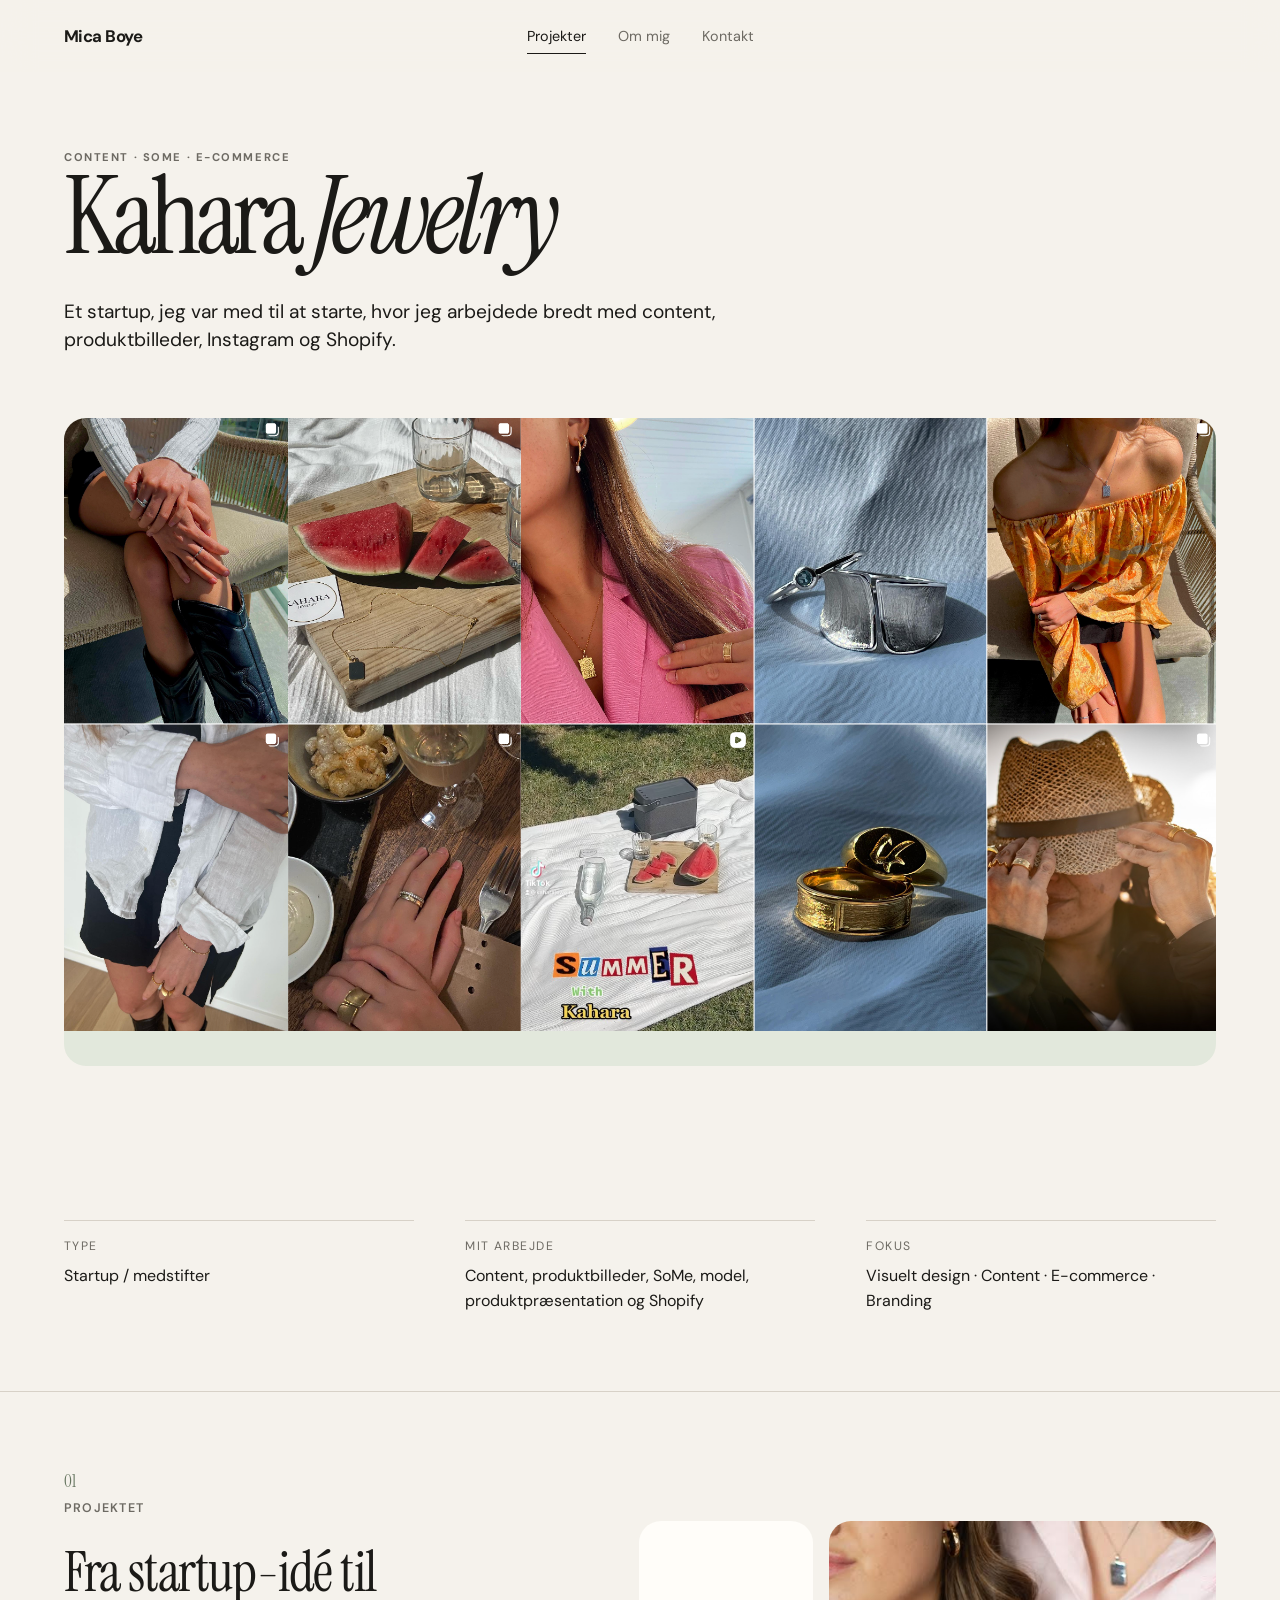
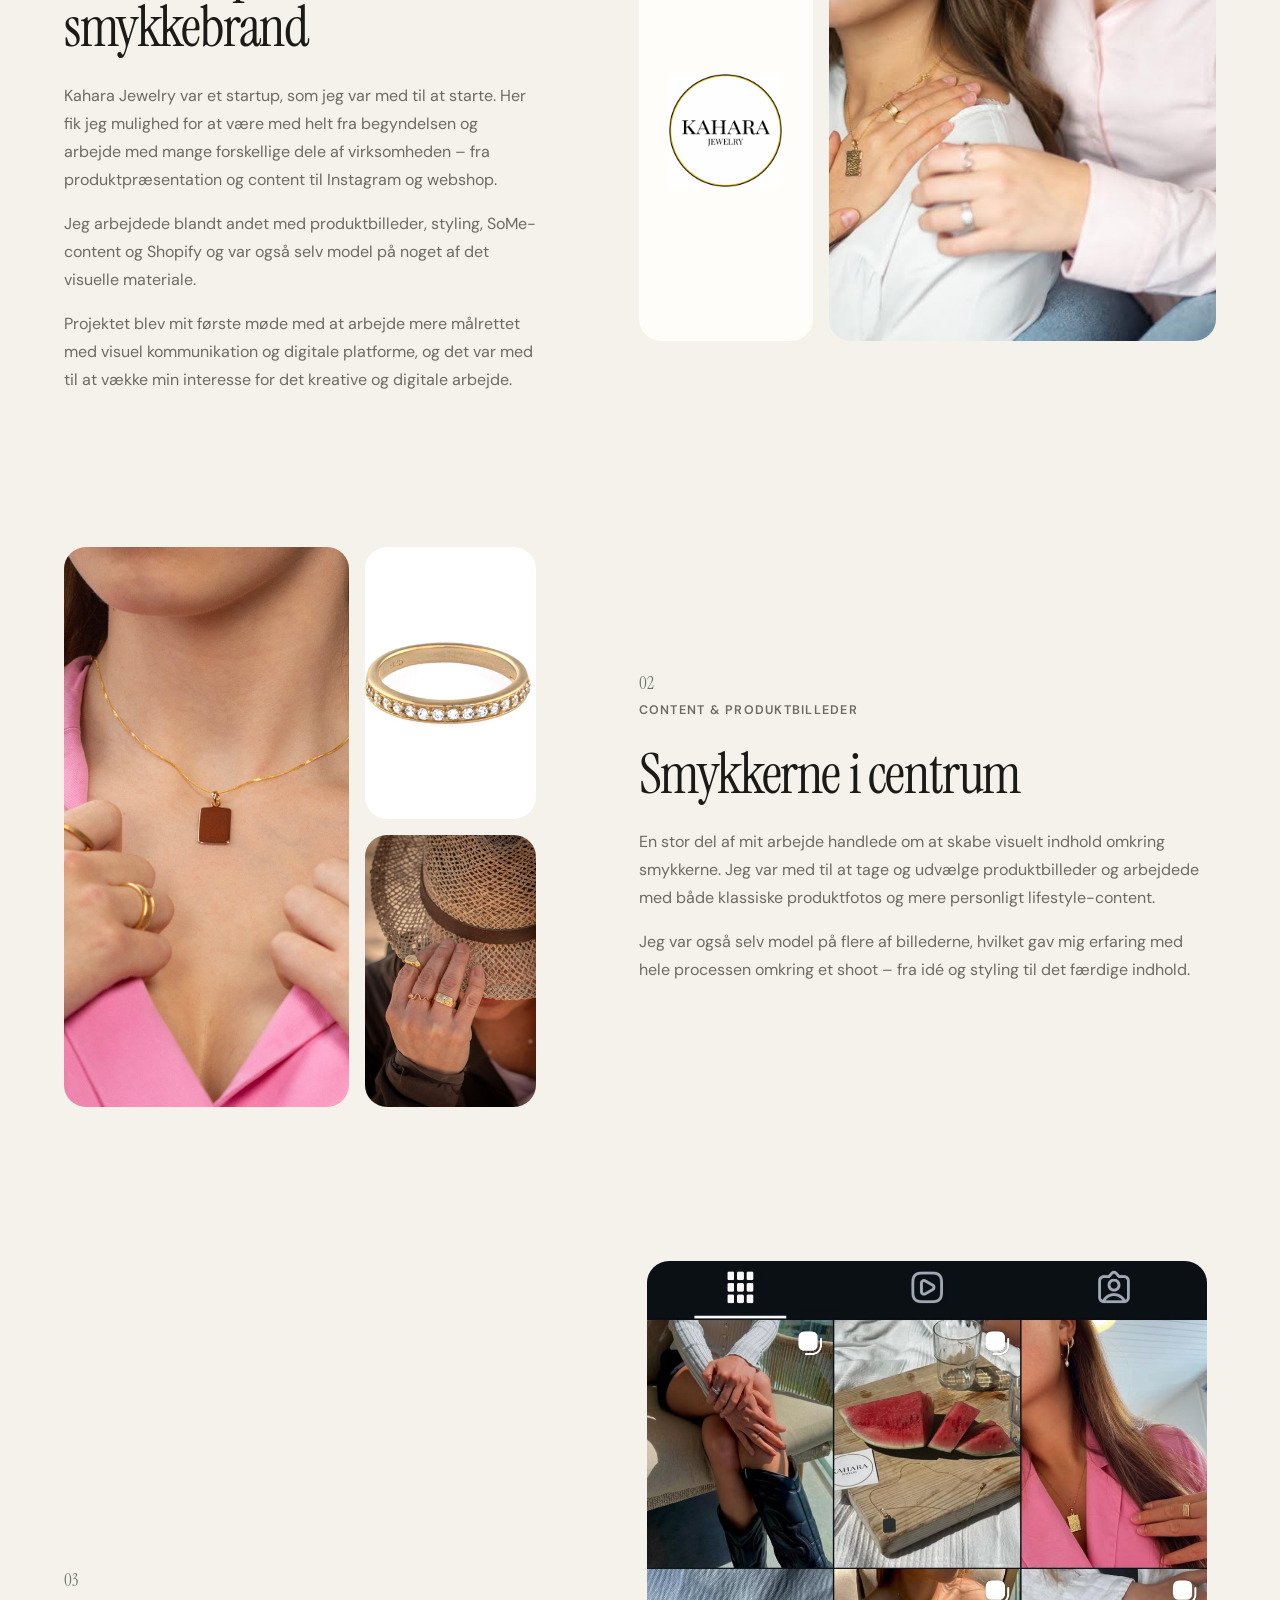
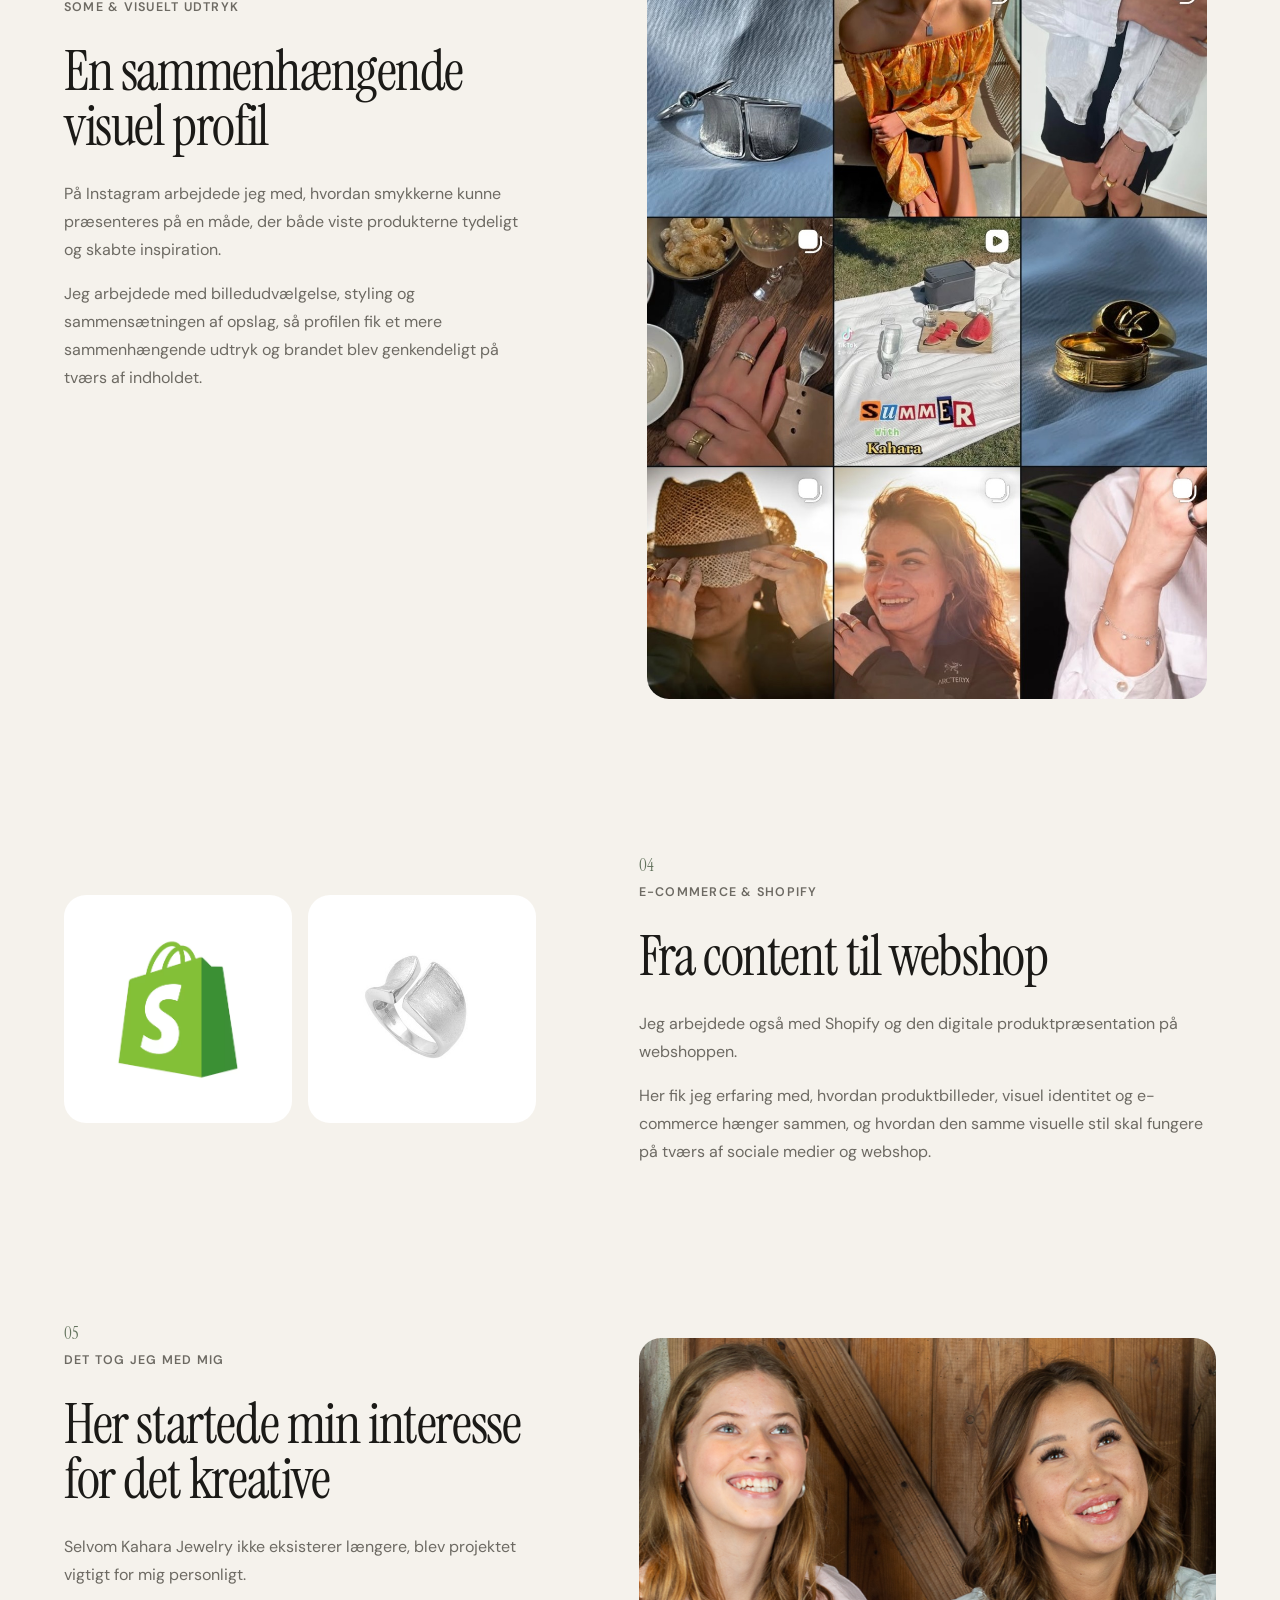
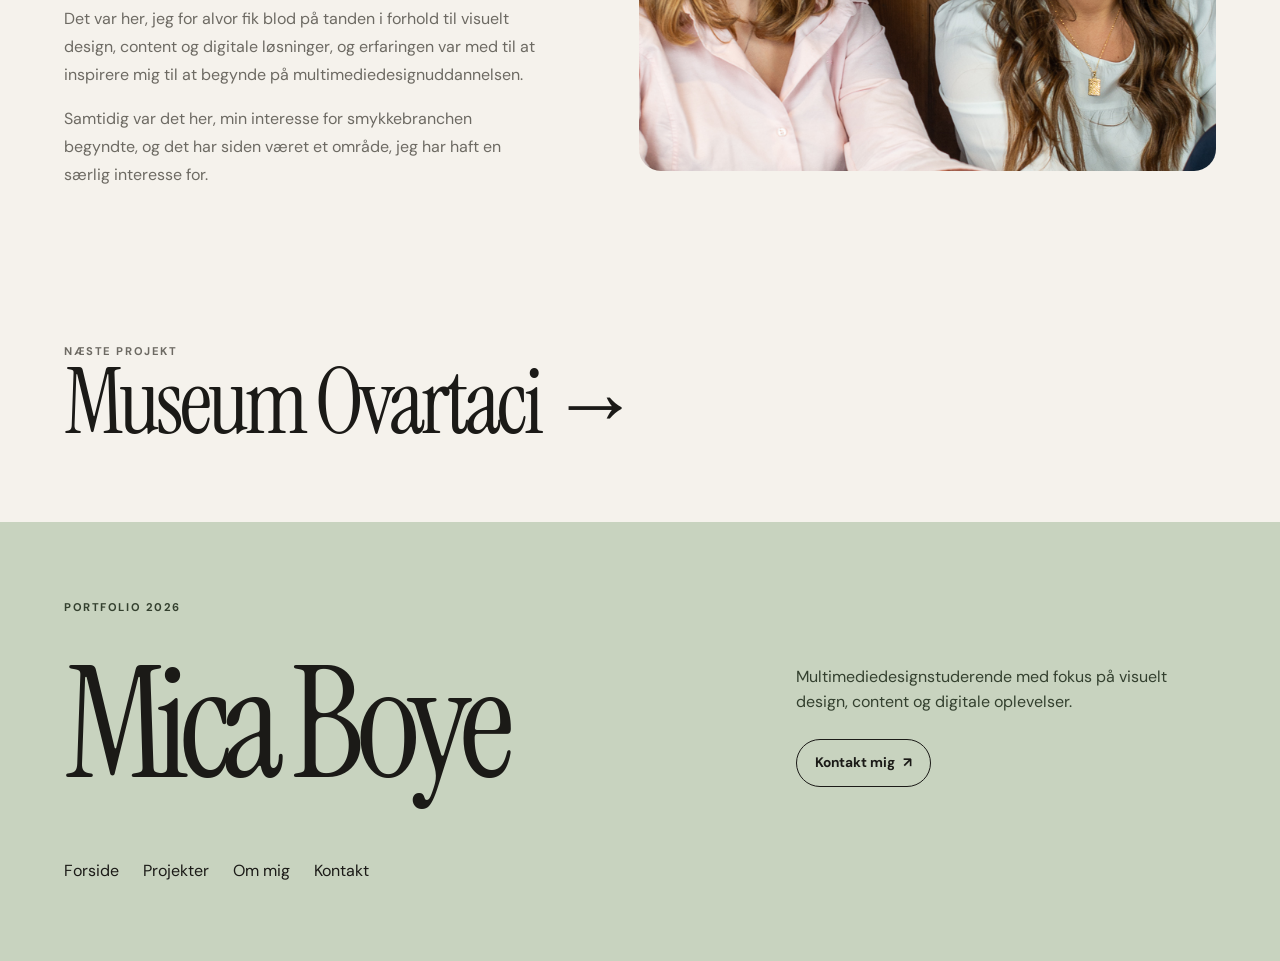
<file: projects/kahara.html>
<!doctype html>
<html lang="da">
  <head>
    <meta charset="UTF-8" />
    <meta name="viewport" content="width=device-width, initial-scale=1.0" />
    <meta
      name="description"
      content="Kahara Jewelry — startup, content, SoMe og e-commerce projekt af Mica Boye."
    />
    <title>Kahara Jewelry — Mica Boye</title>
    <link rel="preconnect" href="https://fonts.googleapis.com" />
    <link rel="preconnect" href="https://fonts.gstatic.com" crossorigin />
    <link
      href="https://fonts.googleapis.com/css2?family=DM+Sans:wght@400;500;600;700&family=Instrument+Serif:ital@0;1&display=swap"
      rel="stylesheet"
    />
    <link rel="stylesheet" href="../style.css" />
  </head>
  <body>
    <header class="site-header">
      <a class="logo" href="../index.html" aria-label="Gå til forsiden"
        >Mica Boye</a
      >
      <nav class="nav" id="nav" aria-label="Primær navigation">
        <a class="active" href="../projekter.html">Projekter</a>
        <a href="../om-mig.html">Om mig</a>
        <a href="../kontakt.html">Kontakt</a>
      </nav>
<button
        class="menu-btn"
        id="menuBtn"
        aria-label="Åbn menu"
        aria-controls="nav"
        aria-expanded="false"
      >
        Menu
      </button>
    </header>

    <main class="editorial-case kahara-case">
      <section class="case-hero section-pad reveal">
        <p class="eyebrow">Content · SoMe · E-commerce</p>
        <h1>Kahara <em>Jewelry</em></h1>
        <p>
          Et startup, jeg var med til at starte, hvor jeg arbejdede bredt med
          content, produktbilleder, Instagram og Shopify.
        </p>
      </section>

      <section class="case-image section-pad reveal">
        <div class="image-box case-visual">
          <img
            src="../images/instagrid.png"
            alt="billede fra kahara Jewelry Instagram"
          />
        </div>
      </section>

      <aside class="editorial-meta section-pad reveal">
        <dl>
          <div>
            <dt>Type</dt>
            <dd>Startup / medstifter</dd>
          </div>
          <div>
            <dt>Mit arbejde</dt>
            <dd>
              Content, produktbilleder, SoMe, model, produktpræsentation og
              Shopify
            </dd>
          </div>
          <div>
            <dt>Fokus</dt>
            <dd>Visuelt design · Content · E-commerce · Branding</dd>
          </div>
        </dl>
      </aside>

      <section class="editorial-case-sections section-pad">
        <article class="case-step reveal">
          <div class="case-step-copy">
            <span class="case-step-number">01</span>
            <p class="case-step-label">Projektet</p>
            <h2>Fra startup-idé til smykkebrand</h2>
            <p>
              Kahara Jewelry var et startup, som jeg var med til at starte. Her
              fik jeg mulighed for at være med helt fra begyndelsen og arbejde
              med mange forskellige dele af virksomheden – fra
              produktpræsentation og content til Instagram og webshop.
            </p>
            <p>
              Jeg arbejdede blandt andet med produktbilleder, styling,
              SoMe-content og Shopify og var også selv model på noget af det
              visuelle materiale.
            </p>
            <p>
              Projektet blev mit første møde med at arbejde mere målrettet med
              visuel kommunikation og digitale platforme, og det var med til at
              vække min interesse for det kreative og digitale arbejde.
            </p>
          </div>
          <div class="case-step-visual case-step-visual--logo">
            <figure class="kahara-logo-card">
              <img
                src="../images/kahara-logo.png"
                alt="Logo for Kahara Jewelry"
              />
            </figure>
            <figure class="kahara-photo-card">
              <img
                src="../images/kahara-models.jpg"
                alt="Modelbillede med smykker fra Kahara Jewelry"
              />
            </figure>
          </div>
        </article>

        <article class="case-step reveal case-step-reverse">
          <div class="case-step-copy">
            <span class="case-step-number">02</span>
            <p class="case-step-label">Content & produktbilleder</p>
            <h2>Smykkerne i centrum</h2>
            <p>
              En stor del af mit arbejde handlede om at skabe visuelt indhold
              omkring smykkerne. Jeg var med til at tage og udvælge
              produktbilleder og arbejdede med både klassiske produktfotos og
              mere personligt lifestyle-content.
            </p>
            <p>
              Jeg var også selv model på flere af billederne, hvilket gav mig
              erfaring med hele processen omkring et shoot – fra idé og styling
              til det færdige indhold.
            </p>
      
          </div>
          <div class="case-step-visual kahara-collage">
            <figure class="kahara-collage-main">
              <img
                src="../images/kahara-pink.jpeg"
                alt="Lifestylefoto med Kahara Jewelry halskæde og ringe"
              />
            </figure>
            <figure>
              <img
                src="../images/kahara-product-ring.webp"
                alt="Produktfoto af guldring fra Kahara Jewelry"
              />
            </figure>
            <figure>
              <img
                src="../images/kahara-lifestyle-hat.jpeg"
                alt="Lifestylefoto med ringe fra Kahara Jewelry"
              />
            </figure>
          </div>
        </article>

        <article class="case-step reveal">
          <div class="case-step-copy">
            <span class="case-step-number">03</span>
            <p class="case-step-label">SoMe & visuelt udtryk</p>
            <h2>En sammenhængende visuel profil</h2>
            <p>
              På Instagram arbejdede jeg med, hvordan smykkerne kunne
              præsenteres på en måde, der både viste produkterne tydeligt og
              skabte inspiration.
            </p>
            <p>
              Jeg arbejdede med billedudvælgelse, styling og sammensætningen af
              opslag, så profilen fik et mere sammenhængende udtryk og brandet
              blev genkendeligt på tværs af indholdet.
            </p>
          </div>
          <div class="case-step-visual kahara-social-grid kahara-social-grid--single">
            <figure class="kahara-social-main">
              <img
                src="../images/kahara-insta.jpg"
                alt="Instagram-grid med SoMe-content fra Kahara Jewelry"
              />
            </figure>
          </div>
        </article>

        <article class="case-step reveal case-step-reverse">
          <div class="case-step-copy">
            <span class="case-step-number">04</span>
            <p class="case-step-label">E-commerce & Shopify</p>
            <h2>Fra content til webshop</h2>
            <p>
              Jeg arbejdede også med Shopify og den digitale produktpræsentation
              på webshoppen.
            </p>
            <p>
              Her fik jeg erfaring med, hvordan produktbilleder, visuel
              identitet og e-commerce hænger sammen, og hvordan den samme
              visuelle stil skal fungere på tværs af sociale medier og webshop.
            </p>
          </div>
          <div class="case-step-visual kahara-product-pair">
            <figure>
              <img
                src="../images/shopify-logo.png"
                alt="Billede af Shopify logo"
              />
            </figure>
            <figure>
              <img
                src="../images/kahara-product-silver.jpeg"
                alt="Produktfoto af sølvring fra Kahara Jewelry"
              />
            </figure>
          </div>
        </article>

        <article class="case-step reveal">
          <div class="case-step-copy">
            <span class="case-step-number">05</span>
            <p class="case-step-label">Det tog jeg med mig</p>
            <h2>Her startede min interesse for det kreative</h2>
            <p>
              Selvom Kahara Jewelry ikke eksisterer længere, blev projektet
              vigtigt for mig personligt.
            </p>
            <p>
              Det var her, jeg for alvor fik blod på tanden i forhold til
              visuelt design, content og digitale løsninger, og erfaringen var
              med til at inspirere mig til at begynde på
              multimediedesignuddannelsen.
            </p>
            <p>
              Samtidig var det her, min interesse for smykkebranchen begyndte,
              og det har siden været et område, jeg har haft en særlig interesse
              for.
            </p>
          </div>
          <div class="case-step-visual kahara-final-image">
            <img
              src="../images/kahara-team.jpeg"
              alt="Personligt billede fra Kahara Jewelry"
            />
          </div>
        </article>
      </section>

      <section class="next-project section-pad reveal">
        <p class="eyebrow">Næste projekt</p>
        <h2><a href="ovartaci.html">Museum Ovartaci →</a></h2>
      </section>
    </main>

    <footer class="footer section-pad">
      <p class="eyebrow">Portfolio 2026</p>
      <div class="footer-grid">
        <h2>Mica Boye</h2>
        <div>
          <p>
            Multimediedesignstuderende med fokus på visuelt design, content og
            digitale oplevelser.
          </p>
          <a class="btn light" href="../kontakt.html">Kontakt mig</a>
        </div>
      </div>
      <nav class="footer-nav" aria-label="Navigation i sidefod">
        <a href="../index.html">Forside</a>
        <a href="../projekter.html">Projekter</a>
        <a href="../om-mig.html">Om mig</a>
        <a href="../kontakt.html">Kontakt</a>
      </nav>
    </footer>
    <script src="../script.js"></script>
  </body>
</html>
</file>
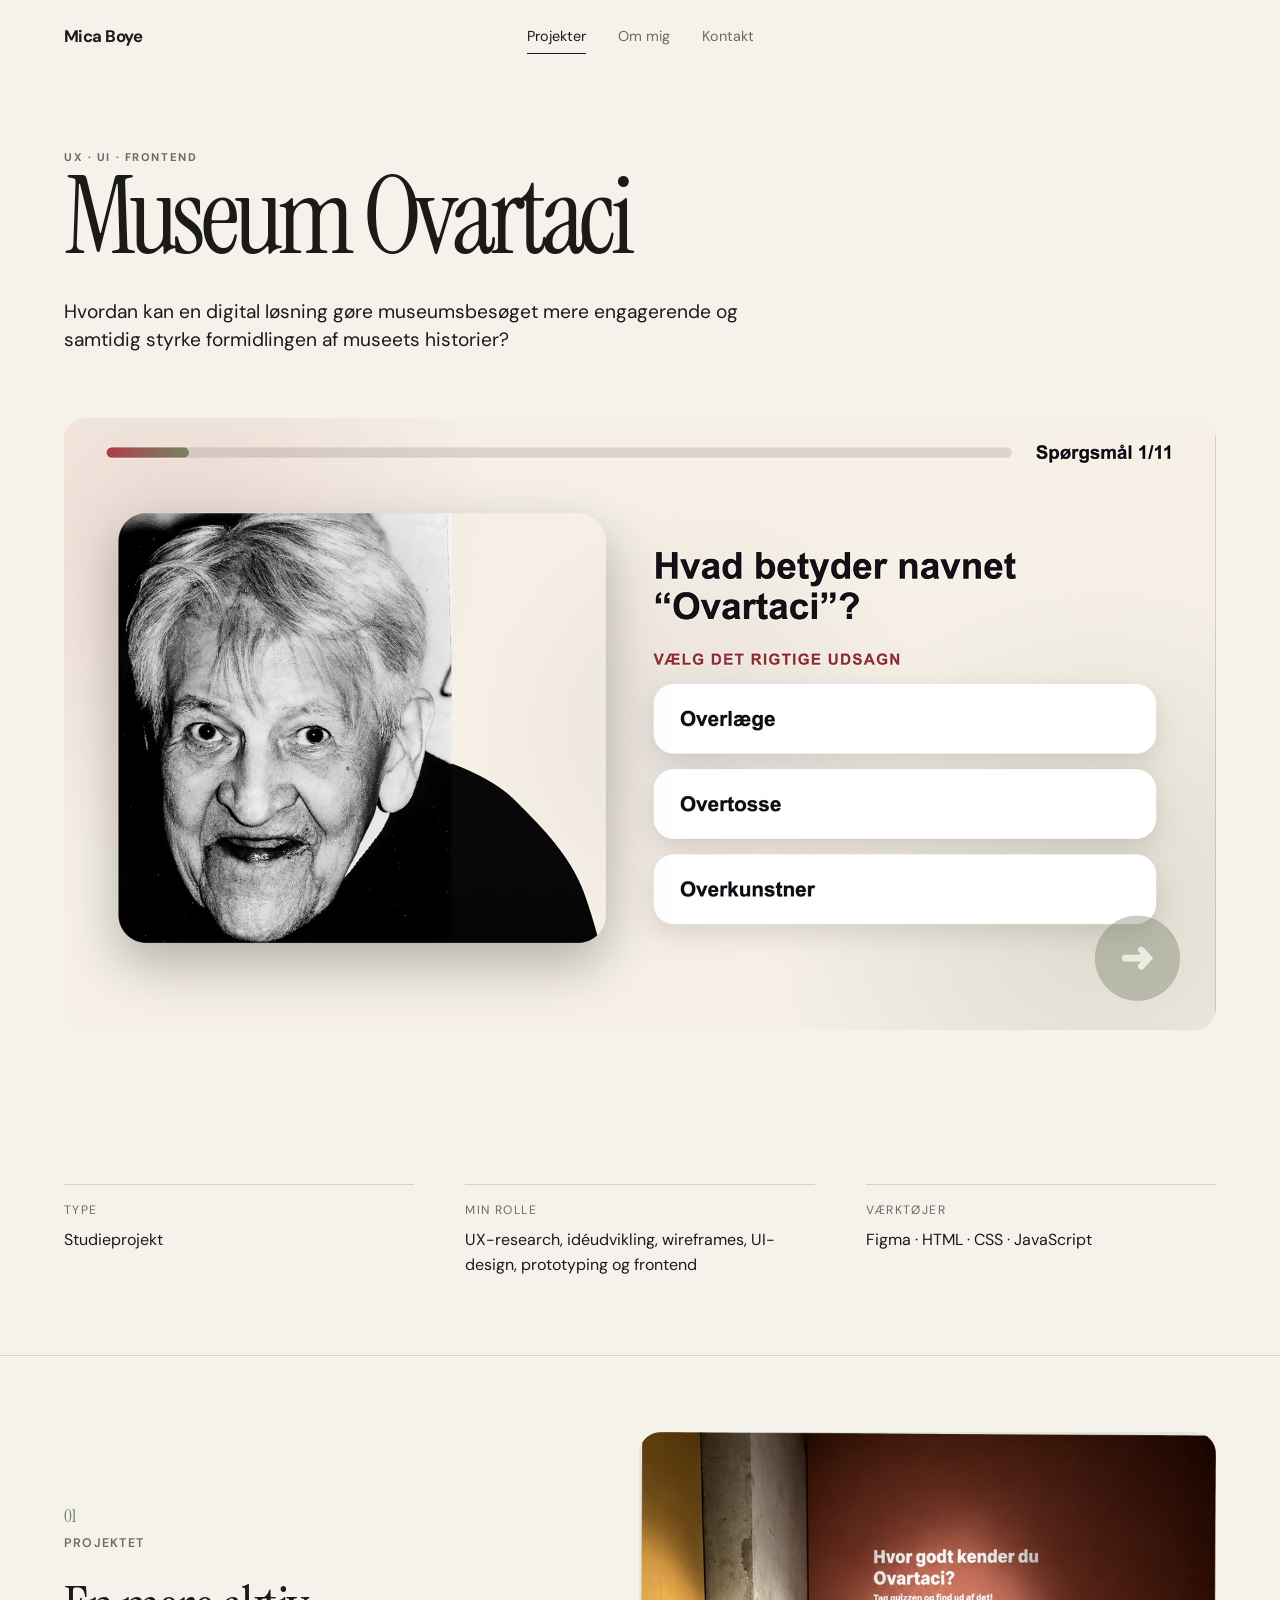
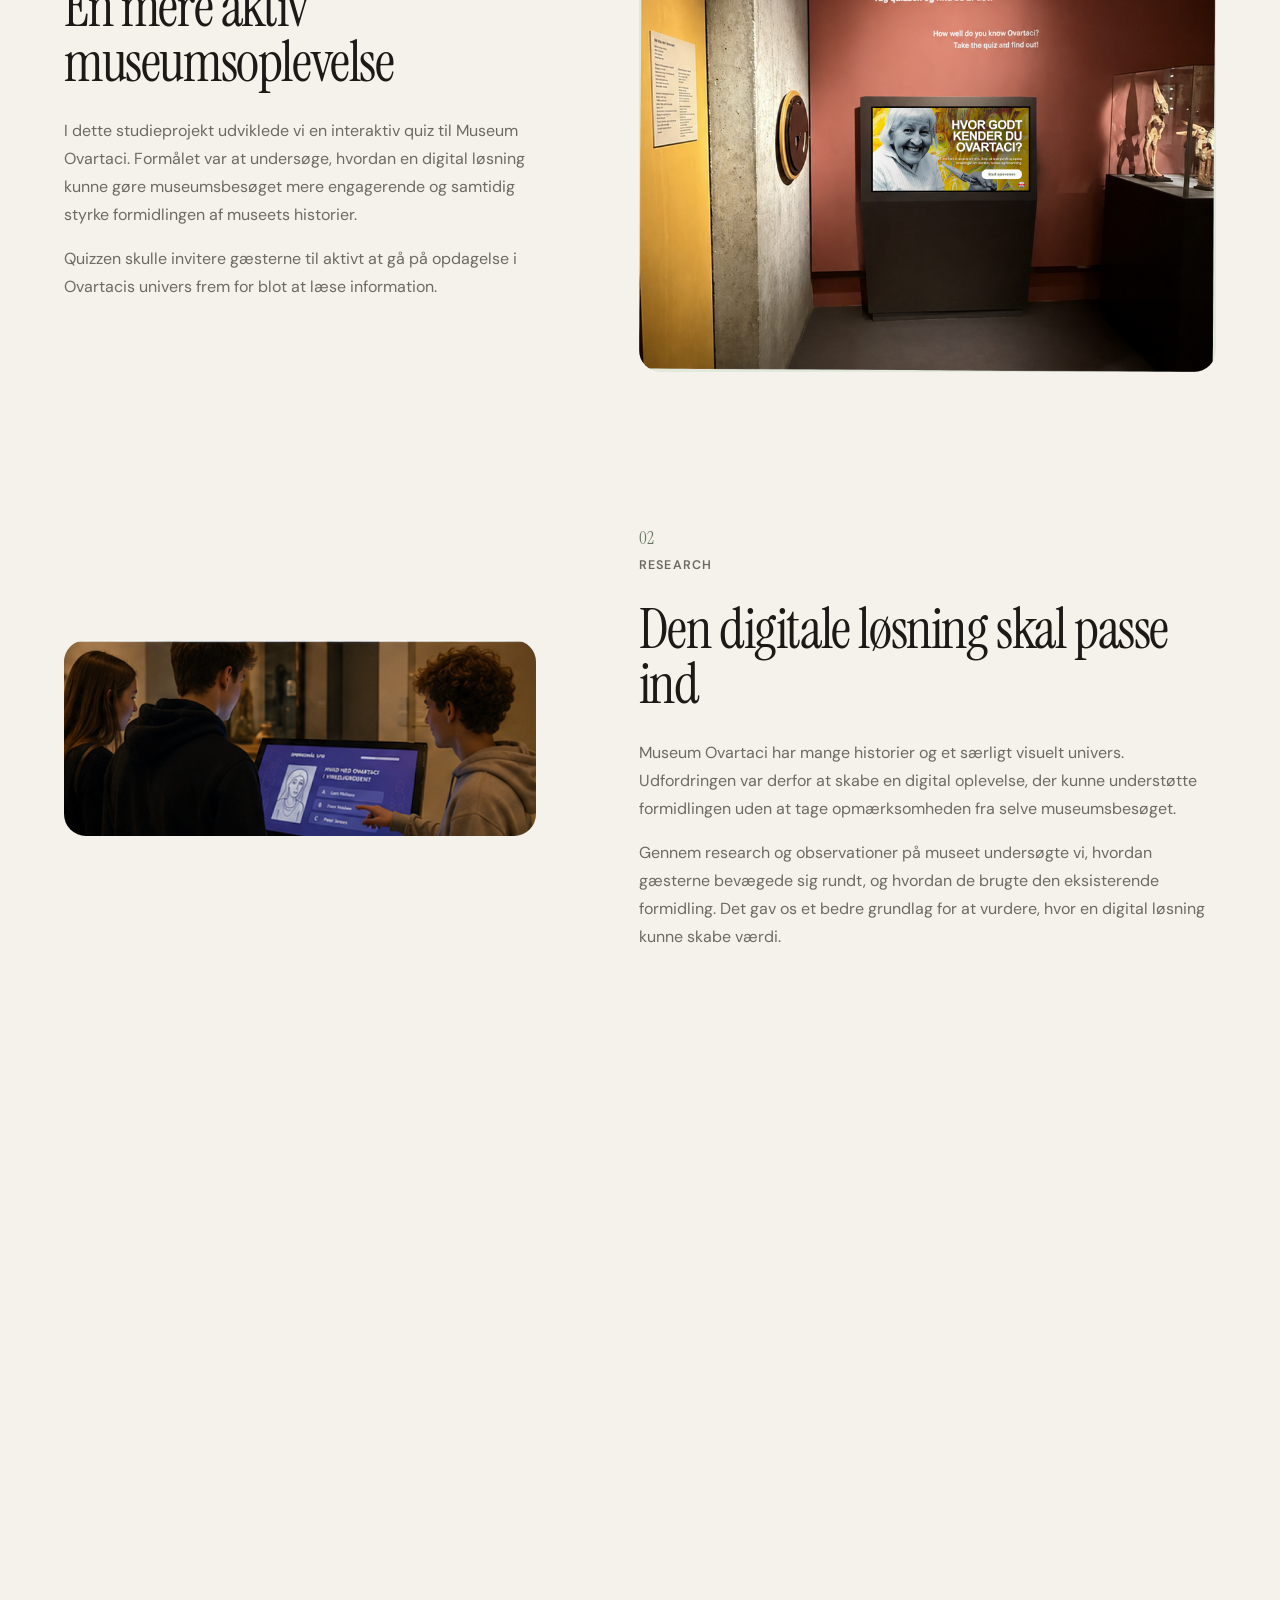
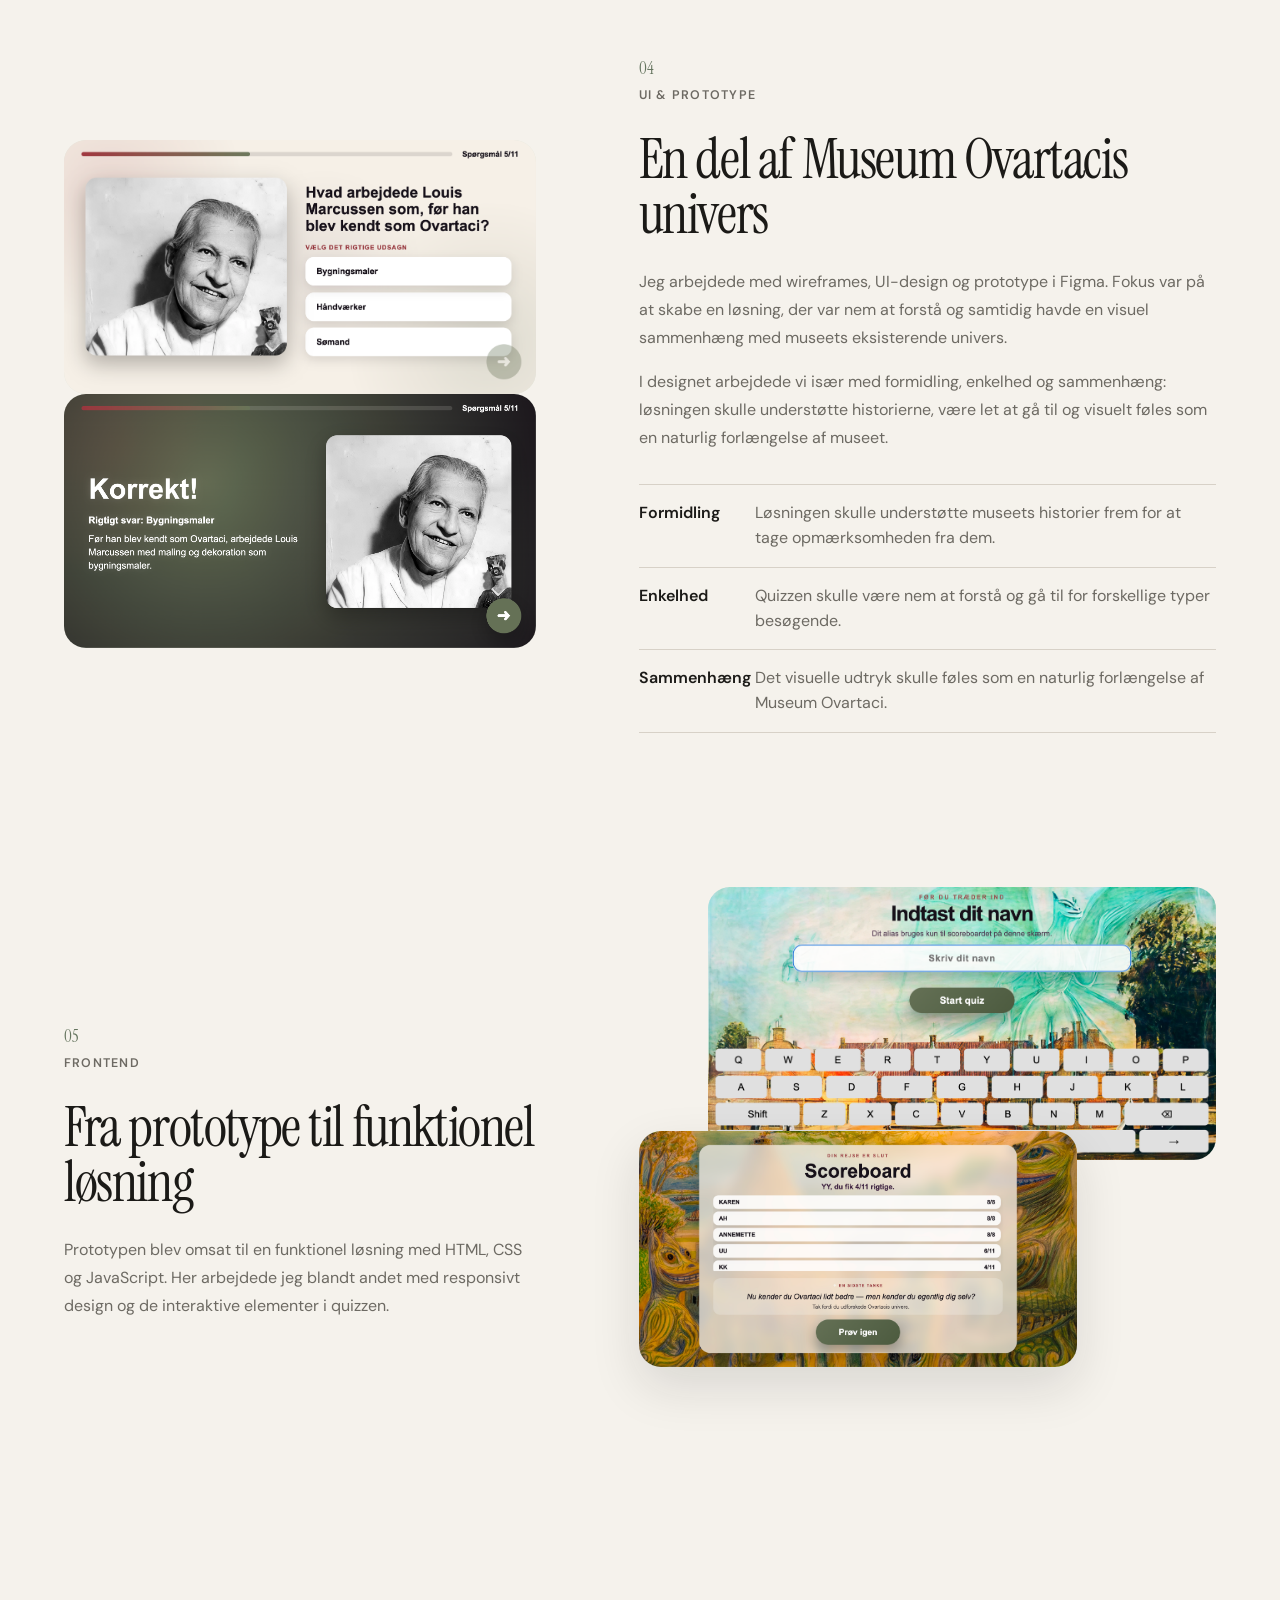
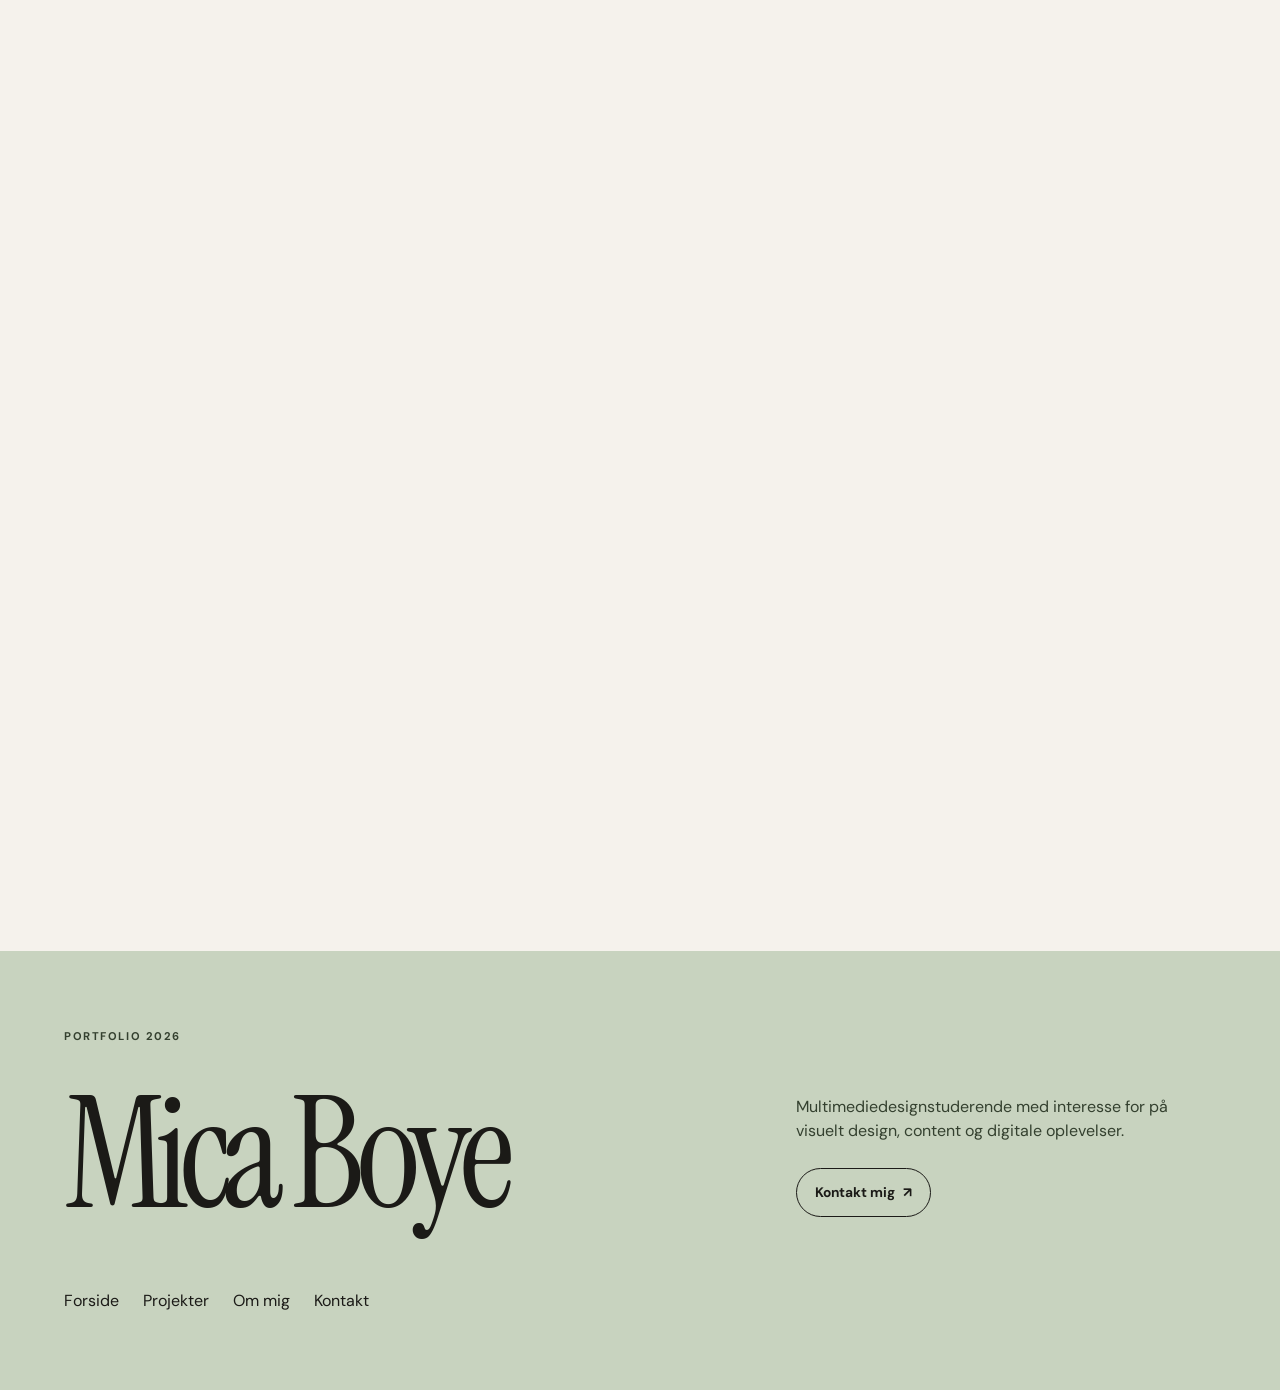
<file: projects/ovartaci.html>
<!doctype html>
<html lang="da">
  <head>
    <meta charset="UTF-8" />
    <meta
      name="viewport"
      content="width=device-width, initial-scale=1.0"
    />
    <meta
      name="description"
      content="Case om Museum Ovartaci af Mica Boye."
    />

    <title>Museum Ovartaci — Mica Boye</title>

    <link rel="preconnect" href="https://fonts.googleapis.com" />
    <link rel="preconnect" href="https://fonts.gstatic.com" crossorigin />

    <link
      href="https://fonts.googleapis.com/css2?family=DM+Sans:wght@400;500;600;700&family=Instrument+Serif:ital@0;1&display=swap"
      rel="stylesheet"
    />

    <link rel="stylesheet" href="../style.css" />
  </head>

  <body>
    <header class="site-header">
      <a
        class="logo"
        href="../index.html"
        aria-label="Gå til forsiden"
      >
        Mica Boye
      </a>

      <nav
        class="nav"
        id="nav"
        aria-label="Primær navigation"
      >
        <a
          class="active"
          href="../projekter.html"
        >
          Projekter
        </a>

        <a href="../om-mig.html">
          Om mig
        </a>

        <a href="../kontakt.html">
          Kontakt
        </a>
      </nav>

  

      <button
        class="menu-btn"
        id="menuBtn"
        aria-label="Åbn menu"
        aria-controls="nav"
        aria-expanded="false"
      >
        Menu
      </button>
    </header>

    <main class="editorial-case">
      <section class="case-hero section-pad reveal">
        <p class="eyebrow">
          UX · UI · Frontend
        </p>

        <h1>
          Museum Ovartaci
        </h1>

        <p>
          Hvordan kan en digital løsning gøre museumsbesøget mere engagerende
          og samtidig styrke formidlingen af museets historier?
        </p>
      </section>

      <section class="case-image section-pad reveal">
        <div class="image-box case-visual">
          <img
            src="../images/ovartaci.jpg"
            alt="Hovedbillede fra Museum Ovartaci"
          />
        </div>
      </section>

      <aside class="editorial-meta section-pad reveal">
        <dl>
          <div>
            <dt>
              Type
            </dt>

            <dd>
              Studieprojekt
            </dd>
          </div>

          <div>
            <dt>
              Min rolle
            </dt>

            <dd>
              UX-research, idéudvikling, wireframes, UI-design, prototyping og frontend
            </dd>
          </div>

          <div>
            <dt>
              Værktøjer
            </dt>

            <dd>
              Figma · HTML · CSS · JavaScript
            </dd>
          </div>
        </dl>
      </aside>

      <section class="editorial-case-sections section-pad">
        <article class="case-step reveal">
          <div class="case-step-copy">
            <span class="case-step-number">
              01
            </span>

            <p class="case-step-label">
              Projektet
            </p>

            <h2>
              En mere aktiv museumsoplevelse
            </h2>

            <p>
              I dette studieprojekt udviklede vi en interaktiv quiz til Museum
              Ovartaci. Formålet var at undersøge, hvordan en digital løsning
              kunne gøre museumsbesøget mere engagerende og samtidig styrke
              formidlingen af museets historier.
            </p>

            <p>
              Quizzen skulle invitere gæsterne til aktivt at gå på opdagelse
              i Ovartacis univers frem for blot at læse information.
            </p>
          </div>

          <div class="case-step-visual">
            <div class="image-box">
              <img
                src="../images/ovartacimuseum.png"
                alt="Quis på Museum Ovartaci"
              />
            </div>
          </div>
        </article>

        <article class="case-step reveal case-step-reverse">
          <div class="case-step-copy">
            <span class="case-step-number">
              02
            </span>

            <p class="case-step-label">
              Research
            </p>

            <h2>
              Den digitale løsning skal passe ind
            </h2>

            <p>
              Museum Ovartaci har mange historier og et særligt visuelt univers.
              Udfordringen var derfor at skabe en digital oplevelse, der kunne
              understøtte formidlingen uden at tage opmærksomheden fra selve
              museumsbesøget.
            </p>

            <p>
              Gennem research og observationer på museet undersøgte vi, hvordan
              gæsterne bevægede sig rundt, og hvordan de brugte den eksisterende
              formidling. Det gav os et bedre grundlag for at vurdere, hvor en
              digital løsning kunne skabe værdi.
            </p>
          </div>

          <div class="case-step-visual">
            <div class="image-box">
              <img
                src="../images/ovartacispil.png"
                alt="mennesker der prøver quiz"
              />
            </div>
          </div>
        </article>

        <article class="case-step reveal">
          <div class="case-step-copy">
            <span class="case-step-number">
              03
            </span>

            <p class="case-step-label">
              Idé & koncept
            </p>

            <h2>
              Fra indsigt til interaktiv quiz
            </h2>

            <p>
              På baggrund af vores research udviklede vi idéen om en quiz,
              hvor spørgsmål og visuelle elementer guider gæsterne gennem
              museets univers.
            </p>

            <p>
              Målet var at skabe en enkel interaktion, der kunne engagere
              gæsten og samtidig føles som en naturlig del af museumsoplevelsen.
            </p>
          </div>

          <div class="case-step-visual">
            <div class="image-box">
              <img
                src="../images/ovartaci-process-1.jpg"
                alt="Startside"
              />
            </div>
          </div>
        </article>

        <article class="case-step reveal case-step-reverse">
          <div class="case-step-copy">
            <span class="case-step-number">
              04
            </span>

            <p class="case-step-label">
              UI & prototype
            </p>

            <h2>
              En del af Museum Ovartacis univers
            </h2>

            <p>
              Jeg arbejdede med wireframes, UI-design og prototype i Figma.
              Fokus var på at skabe en løsning, der var nem at forstå og
              samtidig havde en visuel sammenhæng med museets eksisterende
              univers.
            </p>

            <p>
              I designet arbejdede vi især med formidling, enkelhed og
              sammenhæng: løsningen skulle understøtte historierne, være let
              at gå til og visuelt føles som en naturlig forlængelse af museet.
            </p>

            <div class="design-principles">
              <div>
                <strong>
                  Formidling
                </strong>

                <span>
                  Løsningen skulle understøtte museets historier frem for
                  at tage opmærksomheden fra dem.
                </span>
              </div>

              <div>
                <strong>
                  Enkelhed
                </strong>

                <span>
                  Quizzen skulle være nem at forstå og gå til for forskellige
                  typer besøgende.
                </span>
              </div>

              <div>
                <strong>
                  Sammenhæng
                </strong>

                <span>
                  Det visuelle udtryk skulle føles som en naturlig forlængelse
                  af Museum Ovartaci.
                </span>
              </div>
            </div>
          </div>

          <div class="case-step-visual">
            <div class="image-box">
              <img
                src="../images/ovi-spg.png"
                alt="Spørgsmål Ovartaci quiz"
              />
            </div>
                <div class="image-box">
              <img
                src="../images/ovi-feedback.png"
                alt="feedback fra Museum Ovartaci quiz"
              />
            </div>
          </div>
        </article>

        <article class="case-step reveal">
          <div class="case-step-copy">
            <span class="case-step-number">
              05
            </span>

            <p class="case-step-label">
              Frontend
            </p>

            <h2>
              Fra prototype til funktionel løsning
            </h2>

            <p>
              Prototypen blev omsat til en funktionel løsning med HTML,
              CSS og JavaScript. Her arbejdede jeg blandt andet med responsivt
              design og de interaktive elementer i quizzen.
            </p>
          </div>

          <div class="case-step-visual frontend-overlap">
               <div class="image-box frontend-image frontend-image-top">
              <img
                src="../images/ovartaci-brugernavn.png"
                alt="Brugernavn Museum Ovartaci quiz"
              />
            </div>
            <div class="image-box frontend-image frontend-image-bottom">
              <img
                src="../images/ovartaci-scoreboard.png"
                alt="Scoreboard Museum Ovartaci quiz"
              />
            </div>
          </div>
        </article>

        <article class="case-step reveal case-step-reverse">
          <div class="case-step-copy">
            <span class="case-step-number">
              06
            </span>

            <p class="case-step-label">
              Resultat
            </p>

            <h2>
              Design i en virkelig kontekst
            </h2>

            <p>
              Resultatet blev en interaktiv quiz, der kombinerer digital
              interaktion med den fysiske museumsoplevelse.
            </p>

            <p>
              Projektet lærte mig især, hvor vigtigt det er at forstå den
              kontekst, en løsning skal bruges i. Det var spændende at arbejde
              med et design, der både skulle fungere digitalt og passe ind i en
              fysisk oplevelse.
            </p>

            <a
              class="button-link"
              href="https://annsofies.github.io/ovartaci-case/"
              target="_blank"
              rel="noopener noreferrer"
            >
              Prøv løsningen
            </a>
          </div>

          <div class="case-step-visual">
            <div class="image-box">
              <img
                src="../images/ovartaci-process-3.jpg"
                alt="Den færdige løsning til Museum Ovartaci"
              />
            </div>
          </div>
        </article>
      </section>

      <section class="next-project section-pad reveal">
        <p class="eyebrow">
          Næste projekt
        </p>

        <h2>
          <a href="fishgame.html">
            Fishgame →
          </a>
        </h2>
      </section>
    </main>

    <footer class="footer section-pad">
      <p class="eyebrow">
        Portfolio 2026
      </p>

      <div class="footer-grid">
        <h2>
          Mica Boye
        </h2>

        <div>
          <p>
            Multimediedesignstuderende med interesse for på visuelt design, content
            og digitale oplevelser.
          </p>

          <a
            class="btn light"
            href="../kontakt.html"
          >
            Kontakt mig
          </a>
        </div>
      </div>

      <nav
        class="footer-nav"
        aria-label="Navigation i sidefod"
      >
        <a href="../index.html">
          Forside
        </a>

        <a href="../projekter.html">
          Projekter
        </a>

        <a href="../om-mig.html">
          Om mig
        </a>

        <a href="../kontakt.html">
          Kontakt
        </a>
      </nav>
    </footer>

    <script src="../script.js"></script>
  </body>
</html>
</file>
<file: style.css>
/* =========================
   ROOT / FARVER
========================= */

:root {
  --bg: #f5f2ec;
  --surface: #fffdf9;

  --ink: #1b1a17;
  --muted: #6d6a63;

  --line: #d7d1c7;

  --accent: #c8d3bf;
  --accent-dark: #64745e;
  --accent-soft: #e2e8dc;

  --radius: 22px;
}

/* =========================
   RESET / GENERELT
========================= */

* {
  box-sizing: border-box;
  margin: 0;
  padding: 0;
}

html {
  scroll-behavior: smooth;
}

body {
  font-family: "DM Sans", Arial, sans-serif;
  background: var(--bg);
  color: var(--ink);
  line-height: 1.55;
  overflow-x: hidden;
}

a {
  color: inherit;
  text-decoration: none;
}

p {
  color: var(--muted);
  font-size: 1rem;
}

img {
  display: block;
  max-width: 100%;
}

.section-pad {
  padding: clamp(4.5rem, 8vw, 8rem) 5vw;
}

/* =========================
   HEADER / NAVIGATION
========================= */

.site-header {
  position: sticky;
  top: 0;
  z-index: 50;

  min-height: 72px;
  padding: 0 5vw;

  display: grid;
  grid-template-columns: 1fr auto 1fr;
  align-items: center;

  border-bottom: 1px solid var(--line);

  background: rgba(245, 242, 236, 0.9);
  backdrop-filter: blur(16px);
}

.logo {
  font-size: 1.05rem;
  font-weight: 700;
  letter-spacing: -0.03em;
}

.nav {
  display: flex;
  justify-content: center;
  gap: 2rem;
}

.nav a {
  position: relative;
  font-size: 0.9rem;
  color: var(--muted);
}

.nav a::after {
  content: "";
  position: absolute;

  left: 0;
  right: 100%;
  bottom: -7px;

  height: 1px;
  background: var(--ink);

  transition: 0.25s;
}

.nav a:hover,
.nav a.active {
  color: var(--ink);
}

.nav a:hover::after,
.nav a.active::after {
  right: 0;
}

.site-header > .btn {
  justify-self: end;
}

.menu-btn {
  display: none;

  background: none;
  border: 0;

  font: inherit;
  color: var(--ink);

  cursor: pointer;
}

/* =========================
   KNAPPER
========================= */

.btn,
.button-link {
  display: inline-flex;
  align-items: center;
  gap: 0.55rem;

  width: max-content;

  padding: 0.78rem 1.1rem;

  border: 1px solid var(--ink);
  border-radius: 999px;

  font-size: 0.86rem;
  font-weight: 700;

  transition: 0.25s;
}

.btn::after,
.button-link::after {
  content: "↗";
}

.btn:hover,
.button-link:hover {
  background: var(--ink);
  color: var(--bg);

  transform: translateY(-2px);
}

/* =========================
   TYPOGRAFI
========================= */

.eyebrow {
  text-transform: uppercase;
  letter-spacing: 0.14em;

  font-size: 0.7rem;
  font-weight: 700;

  color: var(--muted);
}

.hero h1,
.page-hero h1,
.case-hero h1 {
  max-width: 1150px;

  font-family: "Instrument Serif", Georgia, serif;
  font-size: clamp(4rem, 8.5vw, 8.8rem);
  font-weight: 400;

  line-height: 0.92;
  letter-spacing: -0.05em;
}

.hero h1::after {
  content: " ✳";

  font-family: "DM Sans";
  font-size: 0.25em;

  vertical-align: top;
  color: var(--accent-dark);
}

.hero-lead,
.page-hero > p:last-child,
.case-hero > p:last-child {
  max-width: 720px;
  margin-top: 2rem;

  font-size: clamp(1.08rem, 1.5vw, 1.35rem);
  line-height: 1.45;

  color: var(--ink);
}

/* =========================
   HERO
========================= */

.hero {
  min-height: calc(100vh - 72px);

  display: flex;
  flex-direction: column;
  justify-content: space-between;

  gap: 4rem;

  padding-top: 3rem;
}

.hero-top,
.row {
  display: flex;
  justify-content: space-between;
  align-items: flex-start;

  gap: 2rem;
}

.hero-grid {
  display: grid;
  grid-template-columns: minmax(0, 1.55fr) minmax(260px, 0.45fr);

  gap: 2.5rem;

  align-items: end;
}

/* =========================
   BILLEDER
========================= */

.image-box {
  position: relative;
  overflow: hidden;

  min-height: 360px;

  background: var(--accent-soft);
  border-radius: var(--radius);
}

.image-box img {
  position: absolute;
  inset: 0;
  z-index: 2;

  width: 100%;
  height: 100%;

  object-fit: cover;
}

.image-fallback {
  position: absolute;
  inset: 0;
  z-index: 1;

  display: grid;
  place-content: center;

  padding: 1rem;

  text-align: center;
}

.image-fallback span {
  font-weight: 700;
}

.image-fallback small {
  margin-top: 0.35rem;

  font-size: 0.72rem;
  color: var(--muted);
}

.image-box.loaded .image-fallback {
  display: none;
}

/* =========================
   PORTRÆT
========================= */

.portrait-card {
  display: grid;
  gap: 1rem;
}

.portrait-card .image-box {
  aspect-ratio: 4 / 5;
}

.portrait-card p {
  padding-top: 1rem;

  border-top: 1px solid var(--line);

  font-size: 0.9rem;
  color: var(--ink);
}

/* =========================
   STATEMENT
========================= */

.statement {
  display: grid;
  grid-template-columns: 0.38fr 1.62fr;

  gap: 6vw;

  border-top: 1px solid var(--line);
}

.statement h2,
.section-title h2,
.contact-cta h2,
.next-project h2 {
  font-family: "Instrument Serif", Georgia, serif;
  font-size: clamp(3rem, 7vw, 7.3rem);
  font-weight: 400;

  line-height: 0.95;
  letter-spacing: -0.045em;
}

.intro-text {
  max-width: 720px;

  margin: 1.3rem 0;

  font-size: 1.08rem;
}

/* =========================
   SECTION TITLE
========================= */

.section-title {
  margin-bottom: 4rem;
}

.section-title h2 {
  max-width: 850px;
}

/* =========================
   PROJEKTER
========================= */

.projects {
  border-top: 1px solid var(--line);
}

.projects-list {
  display: grid;
}

.project-card {
  display: grid;
  grid-template-columns: 1.12fr 0.88fr;

  gap: 2.2rem;

  padding: 2.2rem 0;

  border-top: 1px solid var(--line);

  align-items: stretch;
}

.project-card:last-child {
  border-bottom: 1px solid var(--line);
}

.project-card.reverse {
  grid-template-columns: 0.88fr 1.12fr;
}

.project-card.reverse .project-img {
  order: 2;
}

.project-img {
  position: relative;

  min-height: 540px;

  display: flex;
  align-items: flex-end;

  overflow: hidden;

  background: var(--accent-soft);
  border-radius: var(--radius);

  transition: 0.35s;
}

.project-img img {
  position: absolute;
  inset: 0;
  z-index: 2;

  width: 100%;
  height: 100%;

  object-fit: cover;

  transition: transform 0.6s ease;
}

.project-img.loaded .project-fallback {
  display: none;
}

.project-fallback {
  position: relative;
  z-index: 1;

  padding: 1.4rem;

  font-family: "Instrument Serif", Georgia, serif;
  font-size: clamp(3.3rem, 6vw, 6.5rem);

  line-height: 0.9;
  letter-spacing: -0.05em;
}

.project-img:hover {
  transform: scale(0.99);
}

.project-img:hover img {
  transform: scale(1.03);
}

.project-content {
  display: flex;
  flex-direction: column;
  justify-content: space-between;

  padding: 1rem 0;
}

.project-content > span,
.case-section > span,
.process-grid span {
  font-size: 0.7rem;

  text-transform: uppercase;
  letter-spacing: 0.13em;

  color: var(--muted);
}

.project-content h3 {
  margin: 0.8rem 0 1.2rem;

  font-family: "Instrument Serif", Georgia, serif;
  font-size: clamp(3rem, 5vw, 5.4rem);
  font-weight: 400;

  line-height: 0.95;
  letter-spacing: -0.04em;
}

.project-content p {
  max-width: 480px;
}

.meta-list {
  display: flex;
  flex-wrap: wrap;

  gap: 0.5rem;

  margin: 2rem 0;
}

.meta-list div {
  padding: 0.5rem 0.75rem;

  border: 1px solid var(--line);
  border-radius: 999px;

  font-size: 0.78rem;
}

/* =========================
   KOMPETENCER
========================= */

.skills {
  background: var(--ink);
  color: var(--bg);
}

.skills p,
.skills .section-title p {
  color: #aaa89f;
}

.skill-grid {
  display: grid;
  grid-template-columns: repeat(2, 1fr);

  gap: 1px;

  background: #3b3a35;
  border: 1px solid #3b3a35;
}

.skill-grid article {
  min-height: 260px;
  padding: 2rem;

  background: var(--ink);
}

.skill-grid h3 {
  margin-bottom: 1.2rem;

  font-family: "Instrument Serif", Georgia, serif;
  font-size: clamp(2.5rem, 4vw, 4.3rem);
  font-weight: 400;

  line-height: 1;
}

/* =========================
   PROCES
========================= */

.process {
  border-top: 1px solid var(--line);
}

.process-grid {
  display: grid;
  grid-template-columns: repeat(4, 1fr);

  gap: 1px;

  background: var(--line);
  border: 1px solid var(--line);
}

.process-grid article {
  min-height: 260px;
  padding: 2rem;

  background: var(--surface);
  color: var(--ink);
}

.process-grid h3 {
  margin-bottom: 1.2rem;

  font-family: "Instrument Serif", Georgia, serif;
  font-size: clamp(2.5rem, 4vw, 4.3rem);
  font-weight: 400;

  line-height: 1;
}

/* =========================
   OM MIG
========================= */

.page-hero,
.case-hero {
  padding-top: clamp(5rem, 9vw, 9rem);
}

.projects {
  border-top: none;
}

.project-card {
  border-top: 1px solid var(--line);
}

.project-card:first-child {
  border-top: none;
}

.about-layout {
  display: grid;
  grid-template-columns: 0.85fr 1.15fr;

  gap: 5vw;

  align-items: center;
}

.about-image {
  min-height: 650px;
}

/* =========================
   KONTAKT
========================= */

.contact-grid {
  display: grid;
  grid-template-columns: repeat(3, 1fr);

  gap: 1px;

  background: var(--line);
  border: 1px solid var(--line);
}

.contact-grid article {
  min-height: 260px;
  padding: 2rem;

  background: var(--surface);
  color: var(--ink);
}

.contact-grid h3 {
  margin-bottom: 1.2rem;

  font-family: "Instrument Serif", Georgia, serif;
  font-size: clamp(2.5rem, 4vw, 4.3rem);
  font-weight: 400;

  line-height: 1;
}

.contact-grid article p {
  margin-bottom: 2rem;
}

.contact-cta {
  display: grid;

  gap: 1.5rem;
}

.contact-cta p {
  max-width: 650px;
}

/* =========================
   CASE-SIDER
========================= */

.case-image {
  padding-top: 0;
}

.case-visual {
  min-height: 70vh;
}

.case-layout {
  display: grid;
  grid-template-columns: 0.36fr 1fr;

  gap: 5vw;

  align-items: start;

  padding-top: 0;
}

.case-meta {
  position: sticky;
  top: 105px;

  padding-top: 1rem;

  border-top: 1px solid var(--line);
}

.case-meta dl {
  display: grid;
  gap: 1rem;
}

.case-meta dt {
  font-size: 0.68rem;

  text-transform: uppercase;
  letter-spacing: 0.12em;

  color: var(--muted);
}

.case-meta dd {
  padding-bottom: 1rem;

  border-bottom: 1px solid var(--line);
}

.case-content {
  display: grid;

  gap: 1px;

  background: var(--line);
  border: 1px solid var(--line);
}

.case-section {
  padding: clamp(2rem, 5vw, 4.5rem);

  background: var(--surface);
}

.case-section h2 {
  margin: 0.6rem 0 1.2rem;

  font-family: "Instrument Serif", Georgia, serif;
  font-size: clamp(2.7rem, 5vw, 5.4rem);
  font-weight: 400;

  line-height: 0.95;
  letter-spacing: -0.04em;
}

.gallery {
  display: grid;
  grid-template-columns: repeat(3, 1fr);

  gap: 1rem;

  padding-top: 1rem;

  background: var(--bg);
}

.gallery .image-box {
  min-height: 300px;
}

.next-project {
  padding-top: 0;
}

/* =========================
   FOOTER
========================= */

.footer {
  display: grid;
  gap: 3rem;

  background: var(--accent);
  color: var(--ink);
}

.footer .eyebrow,
.footer p {
  color: #34402f;
}

.footer-grid {
  display: grid;
  grid-template-columns: 1.25fr 0.75fr;

  gap: 2rem;

  align-items: end;
}

.footer h2 {
  font-family: "Instrument Serif", Georgia, serif;
  font-size: clamp(4.5rem, 12vw, 12rem);
  font-weight: 400;

  line-height: 0.8;
  letter-spacing: -0.06em;
}

.footer-nav {
  display: flex;
  flex-wrap: wrap;

  gap: 1.5rem;

  padding-top: 1.5rem;

  border-top: 1px solid rgba(0, 0, 0, 0.25);
}

/* =========================
   ANIMATION
========================= */

.reveal {
  opacity: 0;

  transform: translateY(22px);

  transition:
    opacity 0.7s cubic-bezier(0.2, 0.8, 0.2, 1),
    transform 0.7s cubic-bezier(0.2, 0.8, 0.2, 1);
}

.reveal.visible {
  opacity: 1;
  transform: none;
}

:focus-visible {
  outline: 2px solid var(--accent-dark);
  outline-offset: 4px;
}

/* =========================
   TABLET / MOBIL
========================= */

@media (max-width: 900px) {
  .site-header {
    grid-template-columns: 1fr auto;
  }

  .site-header > .btn {
    display: none;
  }

  .menu-btn {
    display: block;
  }

  .nav {
    position: absolute;

    top: 72px;
    left: 0;
    right: 0;

    display: none;
    flex-direction: column;

    padding: 1.5rem 5vw;

    background: var(--bg);
    border-bottom: 1px solid var(--line);
  }

  .nav.open {
    display: flex;
  }

  .hero-grid,
  .statement,
  .project-card,
  .project-card.reverse,
  .skill-grid,
  .footer-grid,
  .about-layout,
  .contact-grid,
  .process-grid,
  .case-layout,
  .gallery {
    grid-template-columns: 1fr;
  }

  .project-card.reverse .project-img {
    order: 0;
  }

  .hero h1,
  .page-hero h1,
  .case-hero h1 {
    font-size: clamp(3.7rem, 16vw, 6.8rem);
  }

  .hero-grid {
    align-items: start;
  }

  .portrait-card {
    max-width: 440px;
  }

  .project-img {
    min-height: 400px;
  }

  .case-meta {
    position: static;
  }

  .section-pad {
    padding: 4.5rem 5vw;
  }

  .row {
    display: grid;
  }

  .about-image {
    min-height: 500px;
  }
}

/* =========================
   MOBIL
========================= */

@media (max-width: 560px) {
  .hero-top {
    flex-direction: column;
    align-items: flex-start;
  }

  .hero {
    min-height: auto;
  }

  .section-pad {
    padding: 3.8rem 5vw;
  }

  .project-img {
    min-height: 330px;
  }

  .skill-grid article,
  .contact-grid article,
  .process-grid article {
    min-height: auto;
  }
}

/* =========================
   REDUCERET ANIMATION
========================= */

@media (prefers-reduced-motion: reduce) {
  * {
    scroll-behavior: auto;
  }

  .reveal {
    opacity: 1;
    transform: none;
    transition: none;
  }
}

.hero {
  min-height: auto;
  gap: clamp(3rem, 5vw, 5rem);
  padding-top: 3rem;
  padding-bottom: clamp(5rem, 7vw, 7rem);
}

.hero-grid {
  grid-template-columns: minmax(0, 1.35fr) minmax(300px, 0.65fr);
  gap: clamp(3rem, 5vw, 5.5rem);
  align-items: center;
}

.hero-copy {
  max-width: 1050px;
}

.hero h1 {
  max-width: 980px;
  font-size: clamp(4rem, 7.3vw, 7.7rem);
}

.hero-lead {
  max-width: 700px;
  margin-top: 2.25rem;
}

/* Portrættet får mere vægt og en enkel, editorial billedtekst */
.portrait-card {
  width: min(100%, 390px);
  justify-self: end;
}

.portrait-card .image-box {
  min-height: 0;
  aspect-ratio: 4 / 5;
}

.portrait-card p {
  font-size: 0.78rem;
  letter-spacing: 0.04em;
  color: var(--muted);
}

/* Projekter: mere fokus på billederne og mindre tom afstand */
.projects {
  padding-top: clamp(4.5rem, 6vw, 6rem);
}

.projects .section-title {
  margin-bottom: 2.75rem;
}

.project-card {
  grid-template-columns: minmax(0, 1.38fr) minmax(280px, 0.62fr);
  gap: clamp(2.5rem, 4vw, 4.5rem);
  padding: clamp(2.75rem, 4vw, 4.5rem) 0;
}

.project-card.reverse {
  grid-template-columns: minmax(280px, 0.62fr) minmax(0, 1.38fr);
}

.project-img {
  min-height: 560px;
}

.project-content {
  padding: 0.75rem 0;
}

.project-content h3 {
  font-size: clamp(3.1rem, 4.7vw, 5.1rem);
}

.project-content p {
  max-width: 390px;
}

/* Lidt mere ro i tags – projekterne og billederne skal være hovedfokus */
.meta-list {
  margin: 1.6rem 0 2rem;
}

.meta-list div {
  font-size: 0.72rem;
  padding: 0.45rem 0.68rem;
}

/* Hover føles diskret og eksklusiv */
.project-img:hover {
  transform: translateY(-3px);
}

.project-img:hover img {
  transform: scale(1.018);
}

.button-link::after,
.btn::after {
  transition: transform 0.25s ease;
}

.button-link:hover::after,
.btn:hover::after {
  transform: translate(3px, -2px);
}

@media (max-width: 900px) {
  .hero-grid,
  .project-card,
  .project-card.reverse {
    grid-template-columns: 1fr;
  }

  .portrait-card {
    width: min(100%, 420px);
    justify-self: start;
  }

  .project-card.reverse .project-img {
    order: 0;
  }

  .project-img {
    min-height: 420px;
  }
}

@media (max-width: 560px) {
  .hero h1 {
    font-size: clamp(3.5rem, 15vw, 5.3rem);
  }

  .hero {
    padding-bottom: 4.25rem;
  }

  .project-img {
    min-height: 330px;
  }
}

/* Klikbare projektbilleder */
.gallery img {
  cursor: zoom-in;
}

/* Lightbox */
.lightbox {
  position: fixed;
  inset: 0;
  background: rgba(0, 0, 0, 0.9);
  display: none;
  align-items: center;
  justify-content: center;
  z-index: 9999;
  padding: 2rem;
}

.lightbox.open {
  display: flex;
}

.lightbox img {
  max-width: 90vw;
  max-height: 90vh;
  object-fit: contain;
  border-radius: 12px;
}

.case-section .button-link {
  margin-top: 2rem;
}

.contact-grid.section-pad {
  padding-top: 3rem;
  padding-bottom: 5rem;
}

/* =========================
   LINJER
   Kun mellem projekterne
========================= */

/* Fjern vandrette linjer fra resten af portfolioen */
.site-header,
.page-hero,
.case-hero,
.statement,
.projects,
.process,
.contact-cta,
.case-meta,
.footer,
.footer-nav,
.portrait-card p {
  border-top: none;
  border-bottom: none;
}

/* Fjern eksisterende linjer omkring projektkort */
.project-card,
.project-card:first-child,
.project-card:last-child {
  border-top: none;
  border-bottom: none;
}

/* Tilføj KUN linje mellem projekterne */
.project-card + .project-card {
  border-top: 1px solid var(--line);
}

/* =========================
   MERE KOMPAKT AFSTAND
========================= */

/* Generel afstand mellem sektioner */
.section-pad {
  padding-top: clamp(3.5rem, 6vw, 6rem);
  padding-bottom: clamp(3.5rem, 6vw, 6rem);
}

/* Intro på undersider */
.page-hero,
.case-hero {
  padding-bottom: clamp(3.5rem, 5vw, 5rem);
}

/* Projektsiden */
.projects {
  padding-top: clamp(2rem, 4vw, 3.5rem);
}

/* Kontaktsektionen */
.contact-cta {
  padding-top: clamp(3.5rem, 5vw, 5rem);
  padding-bottom: clamp(3.5rem, 5vw, 5rem);
}

/* Om mig: proces */
.process {
  padding-top: clamp(3.5rem, 5vw, 5rem);
  padding-bottom: clamp(3.5rem, 5vw, 5rem);
}

/* Strammere overgang fra sidste projekt til kontakt */
.project-card:last-child {
  padding-bottom: 2.5rem;
  border-bottom: none;
}

.contact-cta {
  padding-top: 2.5rem;
}

.about-layout {
  padding-top: 2rem;
  padding-bottom: 3rem;
  gap: 3.5vw;
}

.about-image {
  height: 650px;
  overflow: hidden;
}
.about-image img {
  object-fit: cover;
  transform: scale(1.3) translateY(-12%);
  transform-origin: center center;
}

.footer .btn {
  margin-top: 1.5rem;
}

/* =========================
   VÆRKTØJER – OM MIG
========================= */
.tools {
  background: var(--bg);
}

.tools .section-title {
  margin-bottom: 2.25rem;
}

.tools-list {
  display: flex;
  flex-wrap: wrap;
  gap: 0.75rem;
  max-width: 1000px;
}

.tools-list span {
  padding: 0.72rem 1rem;
  border-radius: 999px;
  background: var(--accent-soft);
  color: var(--ink);
  font-size: 0.9rem;
  font-weight: 600;
}

@media (max-width: 560px) {
  .tools-list {
    gap: 0.55rem;
  }

  .tools-list span {
    padding: 0.62rem 0.82rem;
    font-size: 0.82rem;
  }
}

/* =========================
   FORSIDE HERO – PERSONLIG / EDITORIAL
========================= */
.hero-home {
  min-height: calc(100vh - 72px);
  display: flex;
  align-items: center;
  padding-top: clamp(3rem, 6vw, 6rem);
  padding-bottom: clamp(4rem, 7vw, 7rem);
  background:
    radial-gradient(
      circle at 82% 38%,
      rgba(200, 211, 191, 0.24),
      transparent 30%
    ),
    var(--bg);
}

.hero-home-grid {
  width: 100%;
  display: grid;
  grid-template-columns: minmax(0, 0.95fr) minmax(360px, 0.75fr);
  align-items: center;
  gap: clamp(3rem, 7vw, 8rem);
}

.hero-home-copy {
  max-width: 760px;
}

.hero-home .eyebrow {
  margin-bottom: clamp(1.75rem, 3vw, 3rem);
}

.hero-home .hero-name {
  max-width: none;
  margin: 0;
  font-family: "DM Sans", Arial, sans-serif;
  font-size: clamp(5.6rem, 10vw, 10.5rem);
  font-weight: 700;
  line-height: 0.78;
  letter-spacing: -0.075em;
  text-transform: uppercase;
}

.hero-home .hero-name::after {
  content: none;
}

.hero-home h2 {
  margin-top: clamp(2.4rem, 4vw, 3.5rem);
  font-family: "DM Sans", Arial, sans-serif;
  font-size: clamp(1.55rem, 2.3vw, 2.15rem);
  font-weight: 600;
  letter-spacing: -0.035em;
}

.hero-home-lead {
  max-width: 590px;
  margin-top: 1.25rem;
  color: var(--muted);
  font-size: clamp(1rem, 1.25vw, 1.15rem);
  line-height: 1.6;
}

.hero-actions {
  display: flex;
  align-items: center;
  flex-wrap: wrap;
  gap: 1.75rem;
  margin-top: 2.25rem;
}

.hero-primary {
  padding: 0.95rem 1.4rem;
  background: var(--ink);
  color: var(--bg);
}

.hero-primary:hover {
  background: var(--accent-dark);
  border-color: var(--accent-dark);
}

.hero-text-link {
  position: relative;
  padding: 0.55rem 0;
  font-size: 0.88rem;
  font-weight: 700;
  letter-spacing: 0.04em;
}

.hero-text-link::after {
  content: "";
  position: absolute;
  left: 0;
  right: 0;
  bottom: 0;
  height: 1px;
  background: var(--ink);
  transform-origin: left;
  transition: transform 0.25s ease;
}

.hero-text-link:hover::after {
  transform: scaleX(0.45);
}

.hero-home-portrait {
  display: flex;
  justify-content: flex-end;
  align-self: stretch;
  min-height: 620px;
}

.hero-portrait-image {
  width: min(100%, 570px);
  min-height: 620px;
  align-self: end;
  border-radius: 28px 28px 10px 10px;
  background: var(--accent-soft);
}

.hero-portrait-image img {
  object-position: center 25%;
}

@media (max-width: 900px) {
  .hero-home {
    min-height: auto;
  }

  .hero-home-grid {
    grid-template-columns: 1fr;
    gap: 3rem;
  }

  .hero-home .hero-name {
    font-size: clamp(4.8rem, 17vw, 8rem);
  }

  .hero-home-portrait {
    min-height: 0;
    justify-content: flex-start;
  }

  .hero-portrait-image {
    width: min(100%, 520px);
    min-height: 580px;
  }
}

@media (max-width: 560px) {
  .hero-home {
    padding-top: 2.5rem;
  }

  .hero-home .hero-name {
    font-size: clamp(4rem, 20vw, 6.4rem);
  }

  .hero-actions {
    align-items: flex-start;
    flex-direction: column;
    gap: 1.15rem;
  }

  .hero-portrait-image {
    min-height: 470px;
  }
}

/* Fokus i designet på projektsider */
.case-focus {
  margin: 1px 0;
  padding: clamp(2rem, 4vw, 3.5rem);
  background: var(--accent-soft);
}

.case-focus-grid {
  display: grid;
  grid-template-columns: repeat(3, 1fr);
  gap: 1rem;
  margin-top: 1.8rem;
}

.case-focus-grid article {
  padding-top: 1rem;
  border-top: 1px solid rgba(27, 26, 23, 0.25);
}

.case-focus-grid h3 {
  margin-bottom: 0.55rem;
  font-family: "Instrument Serif", Georgia, serif;
  font-size: clamp(1.8rem, 3vw, 2.7rem);
  font-weight: 400;
  line-height: 1;
}

.case-focus-grid p {
  font-size: 0.92rem;
}

@media (max-width: 900px) {
  .case-focus-grid {
    grid-template-columns: 1fr;
  }
}

/* Case process lists */
.case-process-list {
  margin-top: 1.5rem;
  padding-left: 1.2rem;
  display: grid;
  gap: 0.55rem;
  color: var(--muted);
}
.case-section p + p {
  margin-top: 1rem;
}

/* =========================
   OM MIG – PERSONLIG / RETTET
========================= */
.about-page-new .about-hero {
  padding-top: clamp(4.5rem, 7vw, 7rem);
  padding-bottom: clamp(2rem, 3vw, 3rem);
}

.about-page-new .about-hero h1 {
  max-width: 950px;
}

.about-story {
  grid-template-columns: minmax(320px, 0.82fr) minmax(420px, 1.18fr);
  align-items: center;
  gap: clamp(3rem, 6vw, 7rem);
  padding-top: 1rem;
  padding-bottom: clamp(5rem, 7vw, 7rem);
}

.about-story .about-image {
  height: clamp(520px, 54vw, 680px);
  min-height: 0;
  border-radius: 22px;
  overflow: hidden;
}

.about-story .about-image img {
  width: 100%;
  height: 100%;
  object-fit: cover;
  object-position: center 42%;
  transform: none;
}

.about-copy-personal {
  max-width: 690px;
}

.about-copy-personal p,
.about-text-grid p {
  font-size: clamp(1rem, 1.15vw, 1.1rem);
  line-height: 1.72;
  color: var(--muted);
}

.about-copy-personal p + p,
.about-text-grid p + p {
  margin-top: 1.2rem;
}

.about-text-section {
  padding-top: clamp(4.5rem, 6vw, 6rem);
  padding-bottom: clamp(4.5rem, 6vw, 6rem);
}

.about-text-grid {
  display: grid;
  grid-template-columns: minmax(300px, 0.8fr) minmax(420px, 1fr);
  gap: clamp(3rem, 7vw, 8rem);
  align-items: start;
  max-width: 1320px;
}

.about-text-section .eyebrow {
  margin-bottom: 1.25rem;
}

.about-text-grid h2 {
  max-width: 500px;
  font-family: "Instrument Serif", Georgia, serif;
  font-size: clamp(3rem, 5vw, 5rem);
  font-weight: 400;
  line-height: 0.98;
  letter-spacing: -0.035em;
}

.about-text-grid > div {
  max-width: 650px;
}

.about-design {
  background: var(--accent-soft);
}

.about-tools-simple {
  background: var(--ink);
  color: var(--bg);
  padding-top: clamp(4.5rem, 6vw, 6rem);
  padding-bottom: clamp(4.5rem, 6vw, 6rem);
}

.about-tools-simple .eyebrow {
  color: rgba(245, 242, 236, 0.62);
}

.about-tools-line {
  max-width: 1050px;
  margin-top: 1.4rem;
  color: var(--bg);
  font-family: "Instrument Serif", Georgia, serif;
  font-size: clamp(2.5rem, 4.7vw, 5.2rem);
  line-height: 1.08;
  letter-spacing: -0.025em;
}

@media (max-width: 900px) {
  .about-story,
  .about-text-grid {
    grid-template-columns: 1fr;
  }
  .about-story {
    gap: 2.5rem;
  }
  .about-story .about-image {
    height: 600px;
    max-width: 560px;
  }
  .about-text-grid {
    gap: 2rem;
  }
}

@media (max-width: 560px) {
  .about-page-new .about-hero {
    padding-bottom: 1.25rem;
  }
  .about-story {
    padding-top: 0.5rem;
  }
  .about-story .about-image {
    height: 480px;
  }
  .about-text-section,
  .about-tools-simple {
    padding-top: 3.5rem;
    padding-bottom: 3.5rem;
  }
  .about-text-grid h2 {
    font-size: clamp(2.7rem, 14vw, 4rem);
  }
}
.design-text {
  color: var(--muted) !important;
  font-size: clamp(1rem, 1.15vw, 1.1rem);
  line-height: 1.72;
}

.design-text + .design-text {
  margin-top: 1.2rem;
}

.design-text {
  color: var(--muted) !important;
  font-size: clamp(1rem, 1.15vw, 1.1rem);
  line-height: 1.72;
}

.design-text + .design-text {
  margin-top: 1.2rem;
}

/* =========================================================
   OM MIG — REN & ENKEL
   ========================================================= */
.about-clean-hero {
  padding-top: clamp(5rem, 8vw, 8rem);
  padding-bottom: clamp(3rem, 5vw, 5rem);
}
.about-clean-hero h1 {
  margin-top: 1rem;
  font-family: "Instrument Serif", Georgia, serif;
  font-size: clamp(4.8rem, 9vw, 9rem);
  font-weight: 400;
  line-height: 0.9;
  letter-spacing: -0.05em;
}
.about-clean-subtitle {
  margin-top: 1.4rem;
  color: var(--muted);
  font-size: clamp(1.05rem, 1.4vw, 1.25rem);
}
.about-clean-intro {
  display: grid;
  grid-template-columns: minmax(320px, 0.9fr) minmax(420px, 1.1fr);
  gap: clamp(3rem, 6vw, 7rem);
  align-items: start;
  padding-top: 1rem;
}
.about-clean-image {
  height: clamp(540px, 55vw, 680px);
  min-height: 0;
  border-radius: var(--radius);
}
.about-clean-image img {
  object-position: center 42%;
}
.about-clean-copy {
  max-width: 680px;
}
.about-clean-copy p {
  color: var(--muted);
  font-size: clamp(1rem, 1.08vw, 1.08rem);
  line-height: 1.75;
}
.about-clean-copy p + p {
  margin-top: 1.3rem;
}
.about-clean-text {
  display: grid;
  grid-template-columns: minmax(280px, 0.75fr) minmax(420px, 1.05fr);
  gap: clamp(3rem, 7vw, 8rem);
  align-items: start;
  border-top: 1px solid var(--line);
}
.about-clean-heading h2 {
  max-width: 520px;
  margin-top: 1rem;
  font-family: "Instrument Serif", Georgia, serif;
  font-size: clamp(2.8rem, 4.7vw, 4.8rem);
  font-weight: 400;
  line-height: 1;
  letter-spacing: -0.035em;
}
.about-clean-process {
  border-top: 1px solid var(--line);
}
.about-clean-process-grid {
  display: grid;
  grid-template-columns: repeat(3, 1fr);
  margin-top: 2.5rem;
  border-top: 1px solid var(--line);
}
.about-clean-process-grid article {
  min-height: 230px;
  padding: 1.7rem 1.8rem 1.5rem 0;
  border-right: 1px solid var(--line);
}
.about-clean-process-grid article + article {
  padding-left: 1.8rem;
}
.about-clean-process-grid article:last-child {
  border-right: 0;
}
.about-clean-process-grid span {
  color: var(--muted);
  font-size: 0.72rem;
  letter-spacing: 0.12em;
}
.about-clean-process-grid h3 {
  margin-top: 4rem;
  font-family: "Instrument Serif", Georgia, serif;
  font-size: clamp(2.4rem, 3.5vw, 3.6rem);
  font-weight: 400;
}
.about-clean-process-grid p {
  margin-top: 0.55rem;
  color: var(--muted);
}
.about-clean-personal {
  background: var(--accent-soft);
  border-top: 0;
}
.about-clean-tools {
  border-top: 1px solid var(--line);
}
.about-clean-tools-list {
  display: flex;
  flex-wrap: wrap;
  gap: 0.7rem;
  margin-top: 2rem;
}
.about-clean-tools-list span {
  padding: 0.75rem 1rem;
  border: 1px solid var(--line);
  border-radius: 999px;
  background: var(--surface);
  font-size: 0.9rem;
  font-weight: 500;
}
.about-clean-top {
  margin-left: auto;
}
@media (max-width: 900px) {
  .about-clean-intro,
  .about-clean-text {
    grid-template-columns: 1fr;
  }
  .about-clean-image {
    max-width: 560px;
    height: 600px;
  }
  .about-clean-process-grid {
    grid-template-columns: 1fr;
  }
  .about-clean-process-grid article,
  .about-clean-process-grid article + article {
    min-height: 180px;
    padding: 1.5rem 0;
    border-right: 0;
    border-bottom: 1px solid var(--line);
  }
  .about-clean-process-grid article:last-child {
    border-bottom: 0;
  }
  .about-clean-process-grid h3 {
    margin-top: 2rem;
  }
  .about-clean-top {
    margin-left: 0;
  }
}
@media (max-width: 560px) {
  .about-clean-hero h1 {
    font-size: clamp(4rem, 20vw, 6rem);
  }
  .about-clean-image {
    height: 470px;
  }
}

/* =========================================================
   FORSIDE — LIDT OM MIG
   ========================================================= */
.home-about-feature {
  display: grid;
  grid-template-columns: minmax(420px, 0.9fr) minmax(520px, 1.1fr);
  gap: clamp(4rem, 7vw, 8rem);
  align-items: center;
}

.home-about-feature-image {
  min-height: 0;
  height: 560px;
  border-radius: var(--radius);
  overflow: hidden;
}

.home-about-feature-image img {
  width: 100%;
  height: 100%;
  object-fit: cover;
  object-position: center bottom;
}

.home-about-feature-copy {
  max-width: 760px;
}

.home-about-feature-copy h2 {
  margin-top: 0.9rem;
  font-family: "Instrument Serif", Georgia, serif;
  font-size: clamp(4rem, 6.2vw, 6.8rem);
  font-weight: 400;
  line-height: 0.92;
  letter-spacing: -0.05em;
}

.home-about-feature-copy > p:not(.eyebrow) {
  max-width: 720px;
  margin-top: 1.45rem;
  font-size: clamp(1.05rem, 1.25vw, 1.22rem);
  line-height: 1.75;
  color: var(--muted);
}

.home-about-feature-copy .btn {
  margin-top: 2rem;
}

/* =========================================================
   FORSIDE — KOMPAKTE PROJEKTER
   ========================================================= */
.home-project-preview {
  padding-top: clamp(4rem, 6vw, 6rem);
  padding-bottom: clamp(4rem, 6vw, 6rem);
}
.home-project-preview-head {
  display: flex;
  justify-content: space-between;
  align-items: end;
  gap: 2rem;
  margin-bottom: clamp(2.5rem, 4vw, 4rem);
}
.home-project-preview-head h2 {
  margin-top: 0.8rem;
  font-family: "Instrument Serif", Georgia, serif;
  font-size: clamp(3rem, 5vw, 5.2rem);
  font-weight: 400;
  line-height: 0.95;
  letter-spacing: -0.04em;
}
.home-project-preview-grid {
  display: grid;
  grid-template-columns: repeat(3, minmax(0, 1fr));
  gap: clamp(1.2rem, 2vw, 2rem);
}
.home-project-preview-card {
  display: block;
}
.home-project-preview-image {
  min-height: 0;
  height: clamp(300px, 31vw, 430px);
  border-radius: var(--radius);
}
.home-project-preview-image img {
  transition: transform 0.5s ease;
}
.home-project-preview-card:hover .home-project-preview-image img {
  transform: scale(1.025);
}
.home-project-preview-meta {
  display: flex;
  justify-content: space-between;
  gap: 1rem;
  align-items: flex-end;
  padding-top: 1rem;
}
.home-project-preview-meta h3 {
  margin-top: 0.4rem;
  font-family: "Instrument Serif", Georgia, serif;
  font-size: clamp(2rem, 2.6vw, 3rem);
  font-weight: 400;
  line-height: 1;
  letter-spacing: -0.035em;
}
.home-project-preview-meta > span {
  font-size: 1.15rem;
  transition: transform 0.25s ease;
}
.home-project-preview-card:hover .home-project-preview-meta > span {
  transform: translate(3px, -3px);
}

/* =========================================================
   FORSIDE — PROGRAMMER & VÆRKTØJER
   ========================================================= */
.home-tools-feature {
  background: var(--surface);
  border-top: 1px solid var(--line);
  border-bottom: 1px solid var(--line);
  padding-top: clamp(3.5rem, 5vw, 5rem);
  padding-bottom: clamp(3.5rem, 5vw, 5rem);
}

.home-tools-feature-head {
  text-align: center;
}

.home-tools-feature-head h2 {
  margin-top: 0.65rem;
  font-family: "DM Sans", Arial, sans-serif;
  font-size: clamp(2.3rem, 3.6vw, 3.8rem);
  font-weight: 600;
  line-height: 1.05;
  letter-spacing: -0.04em;
  text-transform: none;
}

.home-tools-feature-grid {
  display: grid;
  grid-template-columns: repeat(5, minmax(0, 1fr));
  gap: clamp(1.25rem, 2.3vw, 2.5rem);
  margin-top: clamp(2.8rem, 4vw, 4rem);
}

.home-tool {
  display: flex;
  flex-direction: column;
  align-items: center;
  text-align: center;
}

.home-tool-mark {
  width: clamp(82px, 7vw, 108px);
  height: clamp(82px, 7vw, 108px);
  display: grid;
  place-items: center;
  border-radius: 24px;
  font-size: clamp(1.6rem, 2vw, 2.2rem);
  font-weight: 700;
  letter-spacing: -0.05em;
  background: var(--accent-soft);
  color: var(--accent-dark);
  box-shadow: 0 10px 30px rgba(27, 26, 23, 0.045);
  transition:
    transform 0.25s ease,
    box-shadow 0.25s ease;
}

.home-tool:hover .home-tool-mark {
  transform: translateY(-4px);
  box-shadow: 0 14px 34px rgba(27, 26, 23, 0.08);
}

.home-tool-mark--adobe {
  background: linear-gradient(
    135deg,
    #ff4f7b,
    #ff9248 30%,
    #ffd45b 50%,
    #a66cff 78%,
    #5f79ff
  );
  color: #fff;
}

.home-tool-mark--figma img {
  width: 150px;
  height: 210px;
  object-fit: contain;
  display: block;
}

.home-tool-mark--figma {
  display: flex;
  align-items: center;
  justify-content: center;
}

.home-tool-mark--code {
  background: #e7edf3;
  color: #2d74a8;
  font-size: clamp(1.35rem, 1.9vw, 2rem);
}

.home-tool-mark--wp {
  border-radius: 24px;
  background: #3d7f9d;
  border: none;
  color: #fff;
  font-family: Georgia, serif;
}

.home-tool-mark--shopify {
  background: #e4ecd9;
  color: #688a45;
}

.home-tool h3 {
  margin-top: 1rem;
  max-width: 180px;
  font-size: clamp(0.9rem, 1vw, 1rem);
  font-weight: 600;
  line-height: 1.25;
}

@media (max-width: 1000px) {
  .home-about-feature {
    grid-template-columns: 1fr;
  }
  .home-about-feature-image {
    max-width: 680px;
  }
  .home-project-preview-grid {
    grid-template-columns: repeat(2, 1fr);
  }
  .home-tools-feature-grid {
    grid-template-columns: repeat(3, 1fr);
    row-gap: 2.6rem;
  }
}

@media (max-width: 650px) {
  .home-about-feature-image {
    height: 500px;
  }
  .home-project-preview-head {
    align-items: flex-start;
    flex-direction: column;
  }
  .home-project-preview-grid {
    grid-template-columns: 1fr;
  }
  .home-project-preview-image {
    height: 360px;
  }
  .home-tools-feature-grid {
    grid-template-columns: repeat(2, 1fr);
    gap: 2rem 1rem;
  }
  .home-tools-feature-head h2 {
    font-size: clamp(2rem, 10vw, 2.8rem);
  }
  .home-tool-mark {
    width: 88px;
    height: 88px;
    border-radius: 22px;
  }
}

/* KAHARA JEWELRY — midlertidigt cover indtil billeder til casen er tilføjet */
@media (min-width: 1180px) {
  .home-project-preview-grid {
    grid-template-columns: repeat(4, minmax(0, 1fr));
  }
}

.home-project-preview-placeholder {
  background: var(--accent-soft);
}

.kahara-placeholder {
  position: absolute;
  inset: 0;
  display: grid;
  place-content: center;
  text-align: center;
  color: var(--ink);
}

.kahara-placeholder span {
  font-family: "Instrument Serif", Georgia, serif;
  font-size: clamp(3.2rem, 5vw, 5.8rem);
  line-height: 0.85;
  letter-spacing: -0.05em;
}

.kahara-placeholder small {
  margin-top: 0.65rem;
  font-size: 0.7rem;
  font-weight: 700;
  letter-spacing: 0.2em;
  text-transform: uppercase;
}

/* FORSIDE — PROJEKTER SOM HORISONTAL SCROLL
   2 projekter ad gangen på desktop, 1 på mobil */
.home-project-preview-grid {
  display: flex !important;
  grid-template-columns: none !important;
  gap: 24px;
  overflow-x: auto;
  overflow-y: hidden;
  scroll-snap-type: x mandatory;
  scroll-behavior: smooth;
  -webkit-overflow-scrolling: touch;
  padding-bottom: 14px;
  scrollbar-width: thin;
}

.home-project-preview-card {
  flex: 0 0 calc((100% - 24px) / 2);
  min-width: 0;
  scroll-snap-align: start;
}

@media (min-width: 1180px) {
  .home-project-preview-grid {
    grid-template-columns: none !important;
  }
}

@media (max-width: 650px) {
  .home-project-preview-grid {
    gap: 16px;
  }

  .home-project-preview-card {
    flex-basis: 88%;
  }
}

/* FORSIDE — ét roligt projekt ad gangen, uden at kortet bliver for stort */
.home-project-preview-grid {
  gap: 22px !important;
}

.home-project-preview-card {
  flex: 0 0 min(76%, 820px) !important;
}

.home-project-preview-image {
  height: clamp(290px, 35vw, 440px) !important;
}

@media (max-width: 900px) {
  .home-project-preview-card {
    flex-basis: 84% !important;
  }

  .home-project-preview-image {
    height: 350px !important;
  }
}

@media (max-width: 650px) {
  .home-project-preview-card {
    flex-basis: 88% !important;
  }

  .home-project-preview-image {
    height: 310px !important;
  }
}

/* FORSIDE — endelig projekt-slider
   Ét projekt i fokus, næste projekt anes til højre.
   Kategori + titel står altid under billedet. */
.home-project-preview-grid {
  display: flex !important;
  gap: 24px !important;
  overflow-x: auto !important;
  overflow-y: hidden !important;
  scroll-snap-type: x mandatory;
  scroll-behavior: smooth;
  -webkit-overflow-scrolling: touch;
  padding: 0 8vw 16px 0;
}

.home-project-preview-card {
  flex: 0 0 min(72%, 760px) !important;
  scroll-snap-align: start;
}

.home-project-preview-image {
  width: 100%;
  height: clamp(300px, 34vw, 430px) !important;
  overflow: hidden;
}

.home-project-preview-image img {
  width: 100%;
  height: 100%;
  object-fit: cover;
}

.home-project-preview-meta {
  position: static !important;
  display: flex;
  align-items: flex-end;
  justify-content: space-between;
  gap: 24px;
  padding-top: 16px;
}

.home-project-preview-meta .eyebrow,
.home-project-preview-meta h3 {
  position: static !important;
}

.home-project-preview-meta h3 {
  margin-top: 7px;
}

.home-project-preview-meta > span {
  flex: 0 0 auto;
  padding-bottom: 4px;
}

@media (max-width: 900px) {
  .home-project-preview-card {
    flex-basis: 82% !important;
  }
  .home-project-preview-image {
    height: 350px !important;
  }
}

@media (max-width: 650px) {
  .home-project-preview-grid {
    gap: 16px !important;
    padding-right: 12vw;
  }
  .home-project-preview-card {
    flex-basis: 88% !important;
  }
  .home-project-preview-image {
    height: 300px !important;
  }
}

/* FORSIDE — TO UDVALGTE PROJEKTER */
.home-selected-projects {
  overflow: hidden;
}

.home-selected-head {
  display: flex;
  justify-content: space-between;
  align-items: flex-end;
  gap: 40px;
  margin-bottom: clamp(52px, 6vw, 84px);
}

.home-selected-head h2 {
  margin: 10px 0 0;
  max-width: 920px;
  font-family: "Instrument Serif", Georgia, serif;
  font-size: clamp(3.3rem, 6vw, 6.6rem);
  line-height: 0.94;
  font-weight: 400;
  letter-spacing: -0.045em;
}

.home-selected-head .btn {
  flex: 0 0 auto;
  margin-bottom: 8px;
}

.home-selected-grid {
  display: grid;
  grid-template-columns: repeat(2, minmax(0, 1fr));
  gap: clamp(22px, 2.2vw, 38px);
}

.home-selected-card {
  display: block;
  color: inherit;
  text-decoration: none;
}

.home-selected-image {
  position: relative;
  width: 100%;
  aspect-ratio: 1.35 / 1;
  overflow: hidden;
  border-radius: var(--radius);
  background: var(--accent-soft);
}

.home-selected-image img {
  width: 100%;
  height: 100%;
  display: block;
  object-fit: cover;
  transition: transform 0.55s cubic-bezier(0.2, 0.7, 0.2, 1);
}

.home-selected-card:hover .home-selected-image img {
  transform: scale(1.025);
}

.home-selected-meta {
  display: flex;
  justify-content: space-between;
  align-items: flex-end;
  gap: 24px;
  padding-top: 18px;
}

.home-selected-meta h3 {
  margin: 7px 0 0;
  font-family: "Instrument Serif", Georgia, serif;
  font-size: clamp(2.15rem, 3.2vw, 3.7rem);
  line-height: 1;
  font-weight: 400;
  letter-spacing: -0.035em;
}

.home-selected-arrow {
  flex: 0 0 auto;
  font-size: 1.65rem;
  line-height: 1;
  padding-bottom: 5px;
  transition: transform 0.25s ease;
}

.home-selected-card:hover .home-selected-arrow {
  transform: translate(4px, -4px);
}

.kahara-selected-cover {
  background: var(--accent-soft);
}

.kahara-selected-placeholder {
  position: absolute;
  inset: 0;
  display: grid;
  place-content: center;
  text-align: center;
  color: var(--ink);
}

.kahara-selected-placeholder span {
  font-family: "Instrument Serif", Georgia, serif;
  font-size: clamp(4rem, 6vw, 7rem);
  line-height: 0.84;
  letter-spacing: -0.05em;
}

.kahara-selected-placeholder small {
  margin-top: 0.8rem;
  font-size: 0.72rem;
  font-weight: 700;
  letter-spacing: 0.24em;
  text-transform: uppercase;
}

@media (max-width: 800px) {
  .home-selected-head {
    align-items: flex-start;
    flex-direction: column;
    gap: 26px;
  }

  .home-selected-head .btn {
    margin-bottom: 0;
  }

  .home-selected-grid {
    grid-template-columns: 1fr;
    gap: 54px;
  }

  .home-selected-image {
    aspect-ratio: 1.35 / 1;
  }
}

@media (max-width: 560px) {
  .home-selected-head h2 {
    font-size: clamp(3rem, 14vw, 4.5rem);
  }

  .home-selected-image {
    aspect-ratio: 1.12 / 1;
  }
}

/* KAHARA JEWELRY CASE */
.kahara-case-hero {
  padding-bottom: clamp(36px, 5vw, 64px);
}

.kahara-case-hero .case-hero-copy {
  max-width: 1100px;
}

.kahara-case-hero h1 {
  margin: 12px 0 24px;
}

.kahara-case-hero h1 em {
  font-weight: 400;
}

.kahara-case-hero .case-lead {
  max-width: 760px;
  color: var(--muted);
  font-size: clamp(1.15rem, 1.7vw, 1.45rem);
  line-height: 1.6;
}

.kahara-showcase {
  padding-top: 0;
}

.kahara-instagram-frame {
  margin: 0;
}

.kahara-instagram-frame img {
  display: block;
  width: 100%;
  max-height: 900px;
  object-fit: cover;
  object-position: top;
  border-radius: var(--radius);
}

.kahara-instagram-frame figcaption {
  margin-top: 12px;
  color: var(--muted);
  font-size: 0.85rem;
}

.kahara-case-hero + .kahara-showcase + .case-layout {
  padding-top: clamp(64px, 8vw, 110px);
}

.case-next {
  border-top: 1px solid var(--line);
}

.case-next > a {
  display: flex;
  justify-content: space-between;
  gap: 24px;
  align-items: center;
  color: var(--ink);
  text-decoration: none;
  font-family: "Instrument Serif", Georgia, serif;
  font-size: clamp(2.7rem, 5vw, 5.2rem);
  line-height: 1;
  margin-top: 16px;
}

.case-next > a span:last-child {
  font-family: "DM Sans", sans-serif;
  font-size: 0.48em;
  transition: transform 0.25s ease;
}

.case-next > a:hover span:last-child {
  transform: translate(5px, -5px);
}

@media (max-width: 700px) {
  .kahara-instagram-frame img {
    border-radius: 16px;
  }
}

/* ===== Editorial project cases — 2026-09-12 ===== */
.editorial-case .case-hero {
  padding-bottom: clamp(2.5rem, 5vw, 5rem);
}
.editorial-case .case-hero h1 {
  max-width: 1050px;
}
.editorial-case .case-hero > p:last-child {
  max-width: 720px;
}
.editorial-case .case-image {
  padding-top: 0;
}
.editorial-case .case-visual {
  min-height: 0;
  aspect-ratio: 16/8.5;
}
.editorial-case .case-visual img {
  width: 100%;
  height: 100%;
  object-fit: cover;
}
.editorial-meta {
  border-bottom: 1px solid var(--line);
}
.editorial-meta dl {
  display: grid;
  grid-template-columns: repeat(3, minmax(0, 1fr));
  gap: clamp(1.5rem, 4vw, 5rem);
  margin: 0;
}
.editorial-meta dl > div {
  border-top: 1px solid var(--line);
  padding-top: 1rem;
}
.editorial-meta dt {
  color: var(--muted);
  font-size: 0.76rem;
  text-transform: uppercase;
  letter-spacing: 0.12em;
  margin-bottom: 0.55rem;
}
.editorial-meta dd {
  margin: 0;
  line-height: 1.55;
}
.editorial-case-sections {
  display: flex;
  flex-direction: column;
  gap: clamp(6rem, 12vw, 12rem);
}
.case-step {
  display: grid;
  grid-template-columns: minmax(0, 0.9fr) minmax(0, 1.1fr);
  align-items: center;
  gap: clamp(3rem, 8vw, 9rem);
}
.case-step-reverse .case-step-copy {
  order: 2;
}
.case-step-reverse .case-step-visual {
  order: 1;
}
.case-step-copy {
  max-width: 610px;
}
.case-step-number {
  display: block;
  font-family: "Instrument Serif", serif;
  font-size: 1.05rem;
  color: var(--accent-dark);
  margin-bottom: 0.3rem;
}
.case-step-label {
  margin: 0 0 1.6rem;
  font-size: 0.78rem;
  font-weight: 600;
  letter-spacing: 0.1em;
  text-transform: uppercase;
  color: var(--muted);
}
.case-step h2 {
  font-family: "Instrument Serif", serif;
  font-weight: 400;
  font-size: clamp(2.4rem, 4.4vw, 4.7rem);
  line-height: 0.98;
  letter-spacing: -0.025em;
  margin: 0 0 1.7rem;
}
.case-step-copy > p:not(.case-step-label) {
  max-width: 58ch;
  color: var(--muted);
  line-height: 1.75;
}
.case-step-copy > p:not(.case-step-label) + p {
  margin-top: 1rem;
}
.case-step-visual .image-box {
  min-height: 0;
  aspect-ratio: 4/3;
}
.case-step-visual .image-box img {
  width: 100%;
  height: 100%;
  object-fit: cover;
}
.case-step-placeholder {
  min-height: 430px;
  border: 1px dashed var(--line);
  border-radius: var(--radius);
  background: var(--surface);
  display: grid;
  place-items: center;
  color: var(--muted);
  font-size: 0.8rem;
}
.design-principles {
  margin-top: 2rem;
  border-top: 1px solid var(--line);
}
.design-principles > div {
  display: grid;
  grid-template-columns: 100px 1fr;
  gap: 1rem;
  padding: 1rem 0;
  border-bottom: 1px solid var(--line);
}
.design-principles strong {
  font-weight: 600;
}
.design-principles span {
  color: var(--muted);
  line-height: 1.55;
}
.case-step .button-link {
  display: inline-flex;
  margin-top: 1.6rem;
}
@media (max-width: 900px) {
  .editorial-meta dl,
  .case-step {
    grid-template-columns: 1fr;
  }
  .case-step {
    gap: 2.5rem;
  }
  .case-step-reverse .case-step-copy,
  .case-step-reverse .case-step-visual {
    order: initial;
  }
  .case-step-copy {
    max-width: 680px;
  }
  .case-step-visual .image-box,
  .case-step-placeholder {
    aspect-ratio: 4/3;
    min-height: 0;
  }
}
@media (max-width: 560px) {
  .editorial-case-sections {
    gap: 5rem;
  }
  .editorial-meta dl {
    gap: 1.5rem;
  }
  .case-step h2 {
    font-size: clamp(2.25rem, 12vw, 3.5rem);
  }
  .design-principles > div {
    grid-template-columns: 1fr;
    gap: 0.35rem;
  }
}

/* =========================
   KAHARA – VISUEL CASE
========================= */
.kahara-case .case-visual {
  aspect-ratio: 16 / 9;
}

.kahara-case .case-visual img {
  object-position: center 48%;
}

.kahara-case .case-step-visual--logo {
  display: grid;
  grid-template-columns: 0.62fr 1.38fr;
  gap: 1rem;
  align-items: stretch;
}

.kahara-case .kahara-logo-card,
.kahara-case .kahara-photo-card,
.kahara-case .kahara-collage figure {
  position: relative;
  overflow: hidden;
  border-radius: var(--radius);
  background: var(--surface);
}

.kahara-case .kahara-logo-card {
  display: grid;
  place-items: center;
  min-height: 400px;
  padding: clamp(2.5rem, 5vw, 4.5rem);
}

.kahara-case .kahara-logo-card img {
  width: min(58%, 250px);
  height: auto;
  object-fit: contain;
}

.kahara-case .kahara-photo-card {
  min-height: 420px;
}

.kahara-case .kahara-photo-card img,
.kahara-case .kahara-collage img {
  width: 100%;
  height: 100%;
  object-fit: cover;
}

.kahara-case .kahara-collage {
  display: grid;
  grid-template-columns: 1.25fr 0.75fr;
  grid-template-rows: 1fr 1fr;
  gap: 1rem;
  min-height: 560px;
}

.kahara-case .kahara-collage .kahara-collage-main {
  grid-row: 1 / span 2;
}

.kahara-case .kahara-social-grid {
  display: grid;
  grid-template-columns: 1.08fr 0.92fr;
  gap: 1rem;
  align-items: stretch;
}

.kahara-case .kahara-social-grid figure {
  position: relative;
  overflow: hidden;
  border-radius: var(--radius);
  background: var(--surface);
  min-height: 540px;
}

.kahara-case .kahara-social-grid figure:last-child {
  min-height: 540px;
}

.kahara-case .kahara-social-grid img {
  width: 100%;
  height: 100%;
  object-fit: cover;
}

.kahara-case .kahara-social-grid .kahara-social-main img {
  object-fit: contain;
  background: #fff;
}

.kahara-case .kahara-social-grid figure:last-child img {
  object-fit: cover;
}

.kahara-case .kahara-product-pair {
  display: grid;
  grid-template-columns: 1fr 1fr;
  gap: 1rem;
}

.kahara-case .kahara-product-pair figure {
  aspect-ratio: 1 / 1;
  position: relative;
  overflow: hidden;
  border-radius: var(--radius);
  background: #fff;
}

.kahara-case .kahara-product-pair img {
  width: 100%;
  height: 100%;
  object-fit: contain;
  padding: 1rem;
}

.kahara-case .kahara-final-image {
  position: relative;
  overflow: hidden;
  border-radius: var(--radius);
  aspect-ratio: 4 / 3;
}

.kahara-case .kahara-final-image img {
  width: 100%;
  height: 100%;
  object-fit: cover;
}

@media (max-width: 900px) {
  .kahara-case .case-step-visual--logo,
  .kahara-case .kahara-social-grid {
    grid-template-columns: 1fr;
  }

  .kahara-case .kahara-logo-card,
  .kahara-case .kahara-photo-card,
  .kahara-case .kahara-social-grid figure,
  .kahara-case .kahara-social-grid figure:last-child {
    min-height: 360px;
  }

  .kahara-case .kahara-collage {
    min-height: 0;
    grid-template-columns: 1fr 1fr;
    grid-template-rows: auto auto;
  }

  .kahara-case .kahara-collage .kahara-collage-main {
    grid-column: 1 / -1;
    grid-row: auto;
    aspect-ratio: 4 / 3;
  }

  .kahara-case .kahara-collage figure:not(.kahara-collage-main) {
    aspect-ratio: 1 / 1;
  }
}

@media (max-width: 560px) {
  .kahara-case .kahara-product-pair,
  .kahara-case .kahara-collage {
    grid-template-columns: 1fr;
  }

  .kahara-case .kahara-collage .kahara-collage-main {
    grid-column: auto;
  }

  .kahara-case .kahara-collage figure,
  .kahara-case .kahara-collage figure:not(.kahara-collage-main) {
    aspect-ratio: 4 / 3;
  }
}

/* Kahara finpudsning – større logo og roligere SoMe-sektion */
.kahara-case .kahara-logo-card {
  min-height: 420px;
  padding: clamp(1rem, 2vw, 1.75rem);
}
.kahara-case .kahara-logo-card img {
  width: min(92%, 390px);
  max-height: 360px;
  object-fit: contain;
}
.kahara-case .kahara-social-grid--single {
  display: block;
}
.kahara-case .kahara-social-grid--single .kahara-social-main {
  width: min(100%, 560px);
  margin-inline: auto;
}
.kahara-case .kahara-social-grid--single .kahara-social-main img {
  width: 100%;
  height: auto;
  object-fit: contain;
}
@media (max-width: 900px) {
  .kahara-case .kahara-logo-card {
    min-height: 300px;
  }
  .kahara-case .kahara-logo-card img {
    width: min(82%, 330px);
  }
}

/* =========================
   FORSIDE — 3 UDVALGTE PROJEKTER
   Kahara stort + Ovartaci/Fishgame side om side
========================= */

.home-selected-grid--featured {
  grid-template-columns: repeat(2, minmax(0, 1fr));
  gap: clamp(28px, 3vw, 48px) clamp(22px, 2.2vw, 38px);
}

.home-selected-card--featured {
  grid-column: 1 / -1;
}

.home-selected-card--featured .home-selected-image {
  aspect-ratio: 2.15 / 1;
}

.home-selected-card--featured .home-selected-meta h3 {
  font-size: clamp(2.8rem, 4.5vw, 5.2rem);
}

.home-selected-card--featured .home-selected-meta {
  padding-top: 20px;
}

@media (max-width: 800px) {
  .home-selected-grid--featured {
    grid-template-columns: 1fr;
    gap: 54px;
  }

  .home-selected-card--featured {
    grid-column: auto;
  }

  .home-selected-card--featured .home-selected-image {
    aspect-ratio: 1.35 / 1;
  }
}

@media (max-width: 560px) {
  .home-selected-card--featured .home-selected-image {
    aspect-ratio: 1.12 / 1;
  }
}

/* =========================
   FORSIDE — VÆRKTØJSIKONER
========================= */
.home-tool-mark {
  display: grid;
  place-items: center;
}

.home-tool-mark svg {
  width: 58%;
  height: 58%;
  display: block;
}

.home-tool-mark--adobe {
  color: #fff;
}

.home-tool-mark--figma {
  background: #232323;
}

.home-tool-mark--figma svg {
  width: 62%;
  height: 62%;
}

.home-tool-mark--code {
  color: #2f7fac;
}

.home-tool-mark--wp {
  color: #2f7f9e;
  background: #fff;
  border: 2px solid currentColor;
}

.home-tool-mark--wp svg {
  width: 78%;
  height: 78%;
}

.home-tool-mark--shopify {
  color: #6b963f;
}

.home-tool-mark--shopify svg {
  width: 64%;
  height: 64%;
}

/* =========================
   FORSIDE — OFFICIELLE VÆRKTØJSLOGOER
   Kun logoerne i værktøjssektionen er justeret.
========================= */
.home-tool-mark--adobe,
.home-tool-mark--figma,
.home-tool-mark--vscode,
.home-tool-mark--wp,
.home-tool-mark--shopify {
  background: #fff;
  border: 1px solid rgba(27, 26, 23, 0.08);
  color: inherit;
  overflow: hidden;
}

.home-tool-mark--adobe::before,
.home-tool-mark--adobe::after,
.home-tool-mark--figma::before,
.home-tool-mark--figma::after,
.home-tool-mark--vscode::before,
.home-tool-mark--vscode::after,
.home-tool-mark--wp::before,
.home-tool-mark--wp::after,
.home-tool-mark--shopify::before,
.home-tool-mark--shopify::after {
  content: none !important;
  display: none !important;
}

.home-tool-mark--adobe img,
.home-tool-mark--figma img,
.home-tool-mark--vscode img,
.home-tool-mark--wp img,
.home-tool-mark--shopify img {
  display: block;
  position: static;
  max-width: none;
  object-fit: contain;
  transform: none;
}

.home-tool-mark--adobe img {
  width: 62%;
  height: 62%;
}

.home-tool-mark--figma img {
  width: 60%;
  height: 80%;
}

.home-tool-mark--vscode img {
  width: 48%;
  height: 48%;
}

.home-tool-mark--wp img {
  width: 59%;
  height: 59%;
}

.home-tool-mark--shopify img {
  width: 80%;
  height: 80%;
}

/* =========================================================
   FORSIDE — UDVALGTE PROJEKTER / EDITORIAL KORT
   Afgrænset til forsiden. Øvrige sektioner er urørte.
   ========================================================= */
.home-selected-projects--editorial .home-selected-head {
  margin-bottom: clamp(2.8rem, 4.5vw, 4.8rem);
}

.home-editorial-projects {
  display: grid;
  gap: clamp(2.8rem, 4.5vw, 4.8rem);
}

.home-editorial-featured {
  display: grid;
  grid-template-columns: minmax(0, 1.65fr) minmax(300px, 0.65fr);
  gap: clamp(2.2rem, 4vw, 4.5rem);
  align-items: center;
}

.home-editorial-secondary-grid {
  display: grid;
  grid-template-columns: repeat(2, minmax(0, 1fr));
  gap: clamp(2rem, 3.2vw, 3.8rem);
}

.home-editorial-card {
  display: flex;
  flex-direction: column;
}

.home-editorial-image {
  display: block;
  overflow: hidden;
  border-radius: var(--radius);
  background: var(--accent-soft);
}

.home-editorial-featured .home-editorial-image {
  height: clamp(330px, 34vw, 470px);
}

.home-editorial-card .home-editorial-image {
  height: clamp(290px, 28vw, 390px);
}

.home-editorial-image img {
  width: 100%;
  height: 100%;
  object-fit: cover;
  transition: transform 0.5s ease;
}

.home-editorial-image:hover img {
  transform: scale(1.02);
}

.home-editorial-copy {
  padding-top: 1.35rem;
}

.home-editorial-featured .home-editorial-copy {
  padding-top: 0;
}

.home-editorial-copy h3 {
  margin-top: 0.5rem;
  font-family: "Instrument Serif", Georgia, serif;
  font-size: clamp(2.9rem, 4.2vw, 4.8rem);
  font-weight: 400;
  line-height: 0.95;
  letter-spacing: -0.04em;
}

.home-editorial-featured .home-editorial-copy h3 {
  font-size: clamp(3.4rem, 4.8vw, 5.6rem);
}

.home-editorial-description {
  max-width: 560px;
  margin-top: 0.75rem;
  color: var(--muted);
  font-size: clamp(0.98rem, 1.15vw, 1.12rem);
  line-height: 1.55;
}

.home-project-btn {
  margin-top: 1.45rem;
}

@media (max-width: 900px) {
  .home-editorial-featured,
  .home-editorial-secondary-grid {
    grid-template-columns: 1fr;
  }

  .home-editorial-featured {
    gap: 1.4rem;
  }

  .home-editorial-featured .home-editorial-copy {
    padding-top: 0;
  }

  .home-editorial-secondary-grid {
    gap: 3.25rem;
  }

  .home-editorial-featured .home-editorial-image,
  .home-editorial-card .home-editorial-image {
    height: auto;
    aspect-ratio: 1.55 / 1;
  }
}

@media (max-width: 560px) {
  .home-editorial-featured .home-editorial-image,
  .home-editorial-card .home-editorial-image {
    aspect-ratio: 1.2 / 1;
  }

  .home-editorial-copy h3,
  .home-editorial-featured .home-editorial-copy h3 {
    font-size: clamp(2.8rem, 14vw, 4.2rem);
  }
}

/* =========================================================
   FORSIDE — ENKEL KONTAKT
   Kun til forsiden
   ========================================================= */
.home-contact-simple {
  text-align: center;
  display: grid;
  justify-items: center;
  gap: 1rem;
}

.home-contact-simple h2 {
  margin-top: 0.4rem;
  font-family: "Instrument Serif", Georgia, serif;
  font-size: clamp(3.4rem, 6vw, 6.6rem);
  font-weight: 400;
  line-height: 0.95;
  letter-spacing: -0.045em;
}

.home-contact-simple > p:not(.eyebrow) {
  max-width: 620px;
  font-size: clamp(1rem, 1.2vw, 1.15rem);
  line-height: 1.65;
}

.home-contact-mail {
  display: inline-flex;
  align-items: center;
  gap: 0.65rem;
  margin-top: 0.8rem;
  padding-bottom: 0.2rem;
  border-bottom: 1px solid currentColor;
  font-size: clamp(1.15rem, 1.8vw, 1.55rem);
  font-weight: 600;
  transition: opacity 0.2s ease;
}

.home-contact-mail:hover {
  opacity: 0.65;
}

.home-contact-mail span {
  transition: transform 0.25s ease;
}

.home-contact-mail:hover span {
  transform: translate(3px, -2px);
}

/* OVARTACI – vis hele screenshots uden beskæring */

.editorial-case .case-step-media img,
.editorial-case .case-visual img {
  width: 100%;
  height: auto;
  object-fit: contain;
  display: block;
}

/* Sørger for at billedboksen tilpasser sig billedets højde */
.editorial-case .case-step-media,
.editorial-case .case-visual {
  height: auto;
  min-height: 0;
  overflow: hidden;
  border-radius: var(--radius);
}

/* OVARTACI – vis hele billederne */
.editorial-case:not(.kahara-case) .case-step-visual .image-box {
  aspect-ratio: auto !important;
  min-height: 0 !important;
  height: auto !important;
}

.editorial-case:not(.kahara-case) .case-step-visual .image-box img {
  position: static !important;
  width: 100% !important;
  height: auto !important;
  object-fit: contain !important;
  display: block;
}

/* =========================================================
   OM MIG — REFERENCE-LAYOUT
   Kompakt, editorialt og tæt på det godkendte mockup
   ========================================================= */

.about-reference {
  overflow: hidden;
}

/* HERO */
.about-reference-hero {
  display: grid;
  grid-template-columns: minmax(360px, 0.9fr) minmax(460px, 1.1fr);
  gap: clamp(3rem, 6vw, 6.5rem);
  align-items: center;
  padding-top: clamp(2.4rem, 4vw, 4rem);
  padding-bottom: clamp(3rem, 4.5vw, 4.5rem);
}

.about-reference-image {
  height: 560px;
  overflow: hidden;
  background: var(--accent-soft);
  border-radius: var(--radius);
}

.about-reference-image img {
  width: 100%;
  height: 100%;
  object-fit: cover;
  object-position: center 99%;
}

.about-reference-intro {
  max-width: 720px;
}

.about-reference-intro h1 {
  margin: 0;
  font-family: "Instrument Serif", Georgia, serif;
  font-size: clamp(4.8rem, 7.7vw, 8.2rem);
  font-weight: 400;
  line-height: 0.9;
  letter-spacing: -0.05em;
}

.about-reference-meta {
  display: flex;
  flex-wrap: wrap;
  gap: 0.55rem;
  margin-top: 1.35rem;
  color: var(--muted);
  font-size: clamp(1rem, 1.1vw, 1.1rem);
}

.about-reference-meta span {
  color: var(--accent-dark);
}

.about-reference-copy {
  max-width: 650px;
}

.about-reference-intro .about-reference-copy {
  margin-top: clamp(2rem, 3.3vw, 3rem);
}

.about-reference-copy p {
  color: var(--muted);
  font-size: clamp(0.98rem, 1.03vw, 1.05rem);
  line-height: 1.7;
}

.about-reference-copy p + p {
  margin-top: 1.25rem;
}

/* DESIGN */
.about-reference-design {
  position: relative;
  display: grid;
  grid-template-columns: minmax(420px, 0.9fr) minmax(420px, 1.1fr);
  gap: clamp(3rem, 6vw, 6rem);
  min-height: 590px;
  align-items: center;
  overflow: hidden;
  background: var(--accent-soft);
}

.about-reference-design-copy {
  position: relative;
  z-index: 2;
  max-width: 660px;
}

.about-reference-design h2,
.about-reference-personal h2 {
  font-family: "Instrument Serif", Georgia, serif;
  font-size: clamp(4rem, 6vw, 6.8rem);
  font-weight: 400;
  line-height: 0.92;
  letter-spacing: -0.045em;
}

.about-reference-design .about-reference-copy {
  max-width: 590px;
  margin-top: 2rem;
}

.about-reference-word {
  position: absolute;
  right: 5%;
  top: 50%;
  transform: translateY(-48%);
  font-family: "Instrument Serif", Georgia, serif;
  font-size: clamp(10rem, 24vw, 25rem);
  line-height: 0.75;
  letter-spacing: -0.06em;
  color: rgba(100, 116, 94, 0.11);
  white-space: nowrap;
  pointer-events: none;
  user-select: none;
}

.about-reference-personal {
  display: grid;
  grid-template-columns: minmax(480px, 0.95fr) minmax(500px, 1.05fr);
  gap: clamp(4rem, 7vw, 8rem);
  align-items: center;
  padding-top: clamp(4.5rem, 6.5vw, 6.5rem);
  padding-bottom: clamp(4.5rem, 6.5vw, 6.5rem);
}

.about-reference-personal-content {
  max-width: 720px;
}

.about-reference-personal-copy {
  max-width: 650px;
  margin-top: 2rem;
}

.about-personal-images {
  position: relative;
  width: 100%;
  max-width: 680px;
  height: 600px;
  justify-self: end;
}

.about-personal-image {
  position: absolute;
  object-fit: cover;
  border-radius: var(--radius);
}

.about-personal-image--one {
  width: 58%;
  height: 540px;
  left: 0;
  top: 0;
}

.about-personal-image--two {
  width: 52%;
  height: 390px;
  right: 0;
  bottom: 0;
}

.about-reference-personal-heading {
  max-width: 720px;
}

.about-reference-personal-copy {
  max-width: 600px;
  padding-top: 0.45rem;
}

/* Holder kontaktsektionen adskilt fra Om mig-layoutet */
.about-reference .home-contact-simple {
  margin-top: 0;
}

/* TABLET */
@media (max-width: 1000px) {
  .about-reference-hero,
  .about-reference-design,
  .about-reference-personal {
    grid-template-columns: 1fr;
  }

  .about-reference-hero {
    gap: 2.5rem;
  }

  .about-reference-image {
    height: 300px;
    overflow: hidden;
  }

  .about-reference-intro {
    max-width: 760px;
  }

  .about-reference-design {
    min-height: 0;
    gap: 2rem;
  }

  .about-reference-word {
    right: -0.08em;
    top: auto;
    bottom: 0.03em;
    transform: none;
    font-size: clamp(9rem, 31vw, 17rem);
  }

  .about-reference-design-copy {
    max-width: 700px;
  }
}

/* MOBIL */
@media (max-width: 560px) {
  .about-reference-hero {
    padding-top: 2rem;
    padding-bottom: 3.2rem;
  }

  .about-reference-image {
    height: 470px;
  }

  .about-reference-image img {
    object-position: center 55%;
  }
  .about-reference-intro h1 {
    font-size: clamp(4rem, 19vw, 5.8rem);
  }

  .about-reference-meta {
    gap: 0.4rem;
    margin-top: 1rem;
    font-size: 0.93rem;
  }

  .about-reference-intro .about-reference-copy {
    margin-top: 1.8rem;
  }

  .about-reference-design,
  .about-reference-personal {
    padding-top: 4rem;
    padding-bottom: 4rem;
  }

  .about-reference-design h2,
  .about-reference-personal h2 {
    font-size: clamp(3.3rem, 15vw, 4.7rem);
  }

  .about-reference-word {
    font-size: 10rem;
    opacity: 0.75;
  }
}

/* =========================================================
   KONTAKT — EDITORIAL / ENKEL
   ========================================================= */

.contact-page-editorial {
  min-height: calc(100vh - 72px);
}

.contact-editorial {
  display: grid;
  grid-template-columns: minmax(0, 0.9fr) minmax(420px, 1.1fr);
  gap: clamp(4rem, 8vw, 9rem);
  align-items: end;
  padding-top: clamp(4.5rem, 8vw, 8rem);
  padding-bottom: clamp(5rem, 8vw, 8rem);
}

.contact-editorial-intro {
  max-width: 720px;
}

.contact-editorial-intro .eyebrow {
  margin-bottom: 1.4rem;
}

.contact-editorial-intro h1 {
  margin: 0;
  max-width: 760px;
  font-family: "Instrument Serif", Georgia, serif;
  font-size: clamp(4.6rem, 7.5vw, 8rem);
  font-weight: 400;
  line-height: 0.92;
  letter-spacing: -0.05em;
}

.contact-editorial-lead {
  max-width: 610px;
  margin-top: 2rem;
  font-size: clamp(1rem, 1.2vw, 1.15rem);
  line-height: 1.7;
}

.contact-editorial-info {
  border-top: 1px solid var(--line);
}

.contact-editorial-row {
  display: grid;
  grid-template-columns: 120px minmax(0, 1fr) auto;
  gap: 1.5rem;
  align-items: center;
  padding: 1.7rem 0;
  border-bottom: 1px solid var(--line);
  transition: opacity 0.2s ease;
}

.contact-editorial-row:hover {
  opacity: 0.62;
}

.contact-editorial-row > span:first-child {
  color: var(--muted);
  font-size: 0.7rem;
  font-weight: 700;
  letter-spacing: 0.12em;
  text-transform: uppercase;
}

.contact-editorial-row strong {
  min-width: 0;
  overflow-wrap: anywhere;
  font-family: "Instrument Serif", Georgia, serif;
  font-size: clamp(1.8rem, 3vw, 3.2rem);
  font-weight: 400;
  line-height: 1;
  letter-spacing: -0.035em;
}

.contact-editorial-row > span:last-child {
  font-size: 1.15rem;
  transition: transform 0.25s ease;
}

.contact-editorial-row:hover > span:last-child {
  transform: translate(3px, -2px);
}

.contact-editorial-row--static {
  cursor: default;
}

.contact-editorial-row--static:hover {
  opacity: 1;
}

.contact-editorial-row--static:hover > span:last-child {
  transform: none;
}

@media (max-width: 900px) {
  .contact-editorial {
    grid-template-columns: 1fr;
    gap: 3.5rem;
  }
}

@media (max-width: 560px) {
  .contact-editorial {
    padding-top: 3.2rem;
    padding-bottom: 4.5rem;
  }

  .contact-editorial-intro h1 {
    font-size: clamp(3.8rem, 17vw, 5.4rem);
  }

  .contact-editorial-lead {
    margin-top: 1.6rem;
  }

  .contact-editorial-row {
    grid-template-columns: 1fr auto;
    gap: 0.7rem 1rem;
    padding: 1.45rem 0;
  }

  .contact-editorial-row > span:first-child {
    grid-column: 1 / -1;
  }

  .contact-editorial-row strong {
    font-size: clamp(1.7rem, 8vw, 2.35rem);
  }
}

/* =========================================================
   KONTAKT — REDESIGN
   ========================================================= */

.contact-new {
  padding-top: 3rem;
  padding-bottom: 5rem;
}

.contact-new-intro {
  max-width: 760px;
  margin-bottom: 3rem;
}

.contact-new-intro .eyebrow {
  margin-bottom: 1rem;
}

.contact-new-intro h1 {
  margin: 0;
  font-family: "Instrument Serif", Georgia, serif;
  font-size: clamp(5.2rem, 9vw, 9rem);
  font-weight: 400;
  line-height: 0.88;
  letter-spacing: -0.055em;
}

.contact-new-intro > p:last-child {
  max-width: 670px;
  margin-top: 2rem;
  color: var(--ink);
  font-size: clamp(1.04rem, 1.35vw, 1.2rem);
  line-height: 1.65;
}

.contact-new-grid {
  display: grid;
  grid-template-columns: minmax(320px, 0.8fr) minmax(460px, 1.2fr);
  gap: clamp(4rem, 7vw, 8rem);
  align-items: start;
}

.contact-new-info,
.contact-new-mail {
  min-width: 0;
}

.contact-new-info h2,
.contact-new-mail h2 {
  margin: 0 0 2.2rem;
  font-family: "DM Sans", Arial, sans-serif;
  font-size: clamp(1.45rem, 2vw, 2rem);
  font-weight: 600;
  letter-spacing: 0.12em;
  text-transform: uppercase;
}

.contact-new-info {
  padding-right: clamp(1rem, 4vw, 4rem);
}

.contact-info-item {
  display: grid;
  grid-template-columns: 58px minmax(0, 1fr);
  gap: 1.25rem;
  align-items: center;
  padding: 0.9rem 0;
}

.contact-icon {
  width: 54px;
  height: 54px;
  display: grid;
  place-items: center;
  border-radius: 50%;
  background: var(--accent-soft);
  color: var(--accent-dark);
  font-size: 1.8rem;
}

.contact-info-item > div {
  display: grid;
  gap: 0.22rem;
}

.contact-label {
  color: var(--muted);
  font-size: 0.67rem;
  font-weight: 700;
  letter-spacing: 0.13em;
  text-transform: uppercase;
}

.contact-info-item strong,
.contact-info-item a {
  color: var(--ink);
  font-size: clamp(1rem, 1.25vw, 1.12rem);
  font-weight: 600;
}

.contact-info-item a {
  width: fit-content;
}

.contact-info-item a:hover {
  opacity: 0.6;
}

.contact-new-mail {
  position: relative;
  padding: clamp(3rem, 5vw, 5rem);
  overflow: hidden;
  border-radius: var(--radius);
  background: var(--accent-soft);
}

.contact-new-mail::after {
  content: "↗";
  position: absolute;
  right: clamp(1.5rem, 3vw, 3rem);
  bottom: clamp(0.5rem, 1vw, 1.2rem);
  color: rgba(100, 116, 94, 0.11);
  font-family: "Instrument Serif", Georgia, serif;
  font-size: clamp(9rem, 18vw, 17rem);
  line-height: 0.8;
  pointer-events: none;
}

.contact-new-mail-inner {
  position: relative;
  z-index: 1;
  max-width: 620px;
}

.contact-new-mail .contact-mail-lead {
  margin: 0 0 1.6rem;
  color: var(--ink);
  font-family: "Instrument Serif", Georgia, serif;
  font-size: clamp(3rem, 5vw, 5.2rem);
  line-height: 0.98;
  letter-spacing: -0.04em;
}

.contact-new-mail .contact-mail-copy {
  max-width: 470px;
  margin-bottom: 2rem;
  color: var(--muted);
  font-size: clamp(1rem, 1.15vw, 1.1rem);
  line-height: 1.7;
}

.contact-new-mail .btn {
  position: relative;
  z-index: 2;
  background: var(--ink);
  color: var(--bg);
  border-color: var(--ink);
}

.contact-new-mail .btn:hover {
  background: var(--accent-dark);
  border-color: var(--accent-dark);
}

@media (max-width: 900px) {
  .contact-new-grid {
    grid-template-columns: 1fr;
    gap: 3.5rem;
  }

  .contact-new-info {
    padding-right: 0;
  }

  .contact-new-mail {
    padding: 2.5rem;
  }
}

@media (max-width: 560px) {
  .contact-new {
    padding-top: 3.2rem;
  }

  .contact-new-intro {
    margin-bottom: 3.5rem;
  }

  .contact-new-intro h1 {
    font-size: clamp(4.2rem, 20vw, 6.2rem);
  }

  .contact-new-intro > p:last-child br {
    display: none;
  }

  .contact-new-info h2,
  .contact-new-mail h2 {
    font-size: 1.25rem;
  }

  .contact-info-item {
    grid-template-columns: 48px minmax(0, 1fr);
    gap: 1rem;
  }

  .contact-icon {
    width: 46px;
    height: 46px;
  }

  .contact-new-mail {
    padding: 2rem 1.5rem;
  }

  .contact-new-mail .contact-mail-lead {
    font-size: clamp(2.7rem, 14vw, 4rem);
  }
}

/* OVARTACI – overlappende frontend billeder */

.frontend-overlap {
  position: relative;
  min-height: 570px;
}

.frontend-overlap .frontend-image {
  position: absolute;
  min-height: 0;
  aspect-ratio: 16 / 9;
  overflow: hidden;
}

.frontend-overlap .frontend-image img {
  width: 100%;
  height: 100%;
  object-fit: cover;
}

/* Øverste billede */
.frontend-image-top {
  width: 88%;
  top: 0;
  right: 0;
  z-index: 1;
}

/* Nederste billede */
.frontend-image-bottom {
  width: 76%;
  left: 0;
  bottom: 70px;
  z-index: 2;

  box-shadow: 0 20px 50px rgba(27, 26, 23, 0.12);
}

/* =========================================
   SENESTE JUSTERINGER FRA 14.09.2026
========================================= */

/* Ovartaci – overlappende frontend-billeder */
.frontend-overlap {
  position: relative;
  min-height: 570px;
}

.frontend-overlap .frontend-image {
  position: absolute;
  min-height: 0;
  aspect-ratio: 16 / 9;
  overflow: hidden;
}

.frontend-overlap .frontend-image img {
  width: 100%;
  height: 100%;
  object-fit: cover;
}

.frontend-image-top {
  width: 88%;
  top: 0;
  right: 0;
  z-index: 1;
}

.frontend-image-bottom {
  width: 76%;
  left: 0;
  bottom: 90px;
  z-index: 2;
  box-shadow: 0 20px 50px rgba(27, 26, 23, 0.12);
}

/* Fishgame */

.fishgame-test-image {
  aspect-ratio: 4 / 3;
  overflow: hidden;
}

.fishgame-test-image img {
  width: 100% !important;
  height: 100% !important;
  object-fit: cover !important;
  object-position: center center !important;
  transform: scale(1.08) !important;
}

@media (max-width: 900px) {
  .frontend-overlap {
    min-height: 650px;
  }
}

@media (max-width: 560px) {
  .frontend-overlap {
    min-height: 430px;
  }

  .frontend-image-top {
    width: 94%;
  }

  .frontend-image-bottom {
    width: 82%;
    bottom: 50px;
  }
}

/* overlappende rejsebilleder på Om mig */
@media (max-width: 1000px) {
  .about-personal-images {
    justify-self: start;
    max-width: 680px;
    margin-top: 0.5rem;
  }
}

@media (max-width: 560px) {
  .about-personal-images {
    height: 430px;
  }

  .about-personal-image--one {
    width: 62%;
    height: 390px;
  }

  .about-personal-image--two {
    width: 54%;
    height: 285px;
  }
}

.project-img--ovartaci {
  min-height: 0;
  height: auto;
  background: transparent;
}

.project-img--ovartaci img {
  position: static;
  width: 100%;
  height: auto;
  object-fit: contain;
}

/* =========================================
   KONTAKT – ENDELIG AFSTAND / LAYOUT
   Gælder kun kontaktsiden
========================================= */

.contact-page-editorial .contact-new {
  padding-top: 2.5rem !important;
  padding-bottom: 4.5rem !important;
}

.contact-page-editorial .contact-new-intro {
  max-width: 760px !important;
  margin-bottom: 2rem !important;
}

.contact-page-editorial .contact-new-intro .eyebrow {
  margin-bottom: 0.8rem !important;
}

.contact-page-editorial .contact-new-intro h1 {
  margin: 0 !important;
}

.contact-page-editorial .contact-new-intro > p:last-child {
  max-width: 650px !important;
  margin-top: 1.5rem !important;
}

.contact-page-editorial .contact-new-grid {
  margin-top: 0 !important;
  align-items: center !important;
}

@media (max-width: 900px) {
  .contact-page-editorial .contact-new-grid {
    align-items: start !important;
  }
}

@media (max-width: 560px) {
  .contact-page-editorial .contact-new {
    padding-top: 2.5rem !important;
  }

  .contact-page-editorial .contact-new-intro {
    margin-bottom: 2.5rem !important;
  }
}
/* =========================================
   MOBILVERSION
========================================= */

@media (max-width: 760px) {
  /* GENERELT */
  .section-pad {
    padding-left: 1.25rem !important;
    padding-right: 1.25rem !important;
    padding-top: 3.5rem;
    padding-bottom: 3.5rem;
  }

  p {
    font-size: 0.96rem;
  }

  /* =========================
     NAVIGATION
  ========================= */

  .site-header {
    min-height: 64px;
    padding: 0 1.25rem;
    display: flex;
    justify-content: space-between;
  }

  .menu-btn {
    display: block;
    position: relative;
    z-index: 60;
    font-size: 0.9rem;
    font-weight: 600;
  }

  .nav {
    display: none;
    position: absolute;
    top: 64px;
    left: 0;
    right: 0;
    z-index: 55;

    padding: 1.4rem 1.25rem 1.7rem;

    background: rgba(245, 242, 236, 0.98);
    border-bottom: 1px solid var(--line);

    flex-direction: column;
    align-items: flex-start;
    gap: 1.15rem;
  }

  .nav.open {
    display: flex;
  }

  .nav a {
    font-size: 1.05rem;
  }

  /* =========================
     GENEREL TYPOGRAFI
  ========================= */

  .hero h1,
  .page-hero h1,
  .case-hero h1 {
    font-size: clamp(3.2rem, 15vw, 5rem) !important;
    line-height: 0.94;
    overflow-wrap: anywhere;
  }

  .page-hero > p:last-child,
  .case-hero > p:last-child {
    margin-top: 1.25rem;
    font-size: 1.05rem;
  }

  /* =========================
     FORSIDE
  ========================= */

  .hero-home-grid,
  .hero-grid {
    grid-template-columns: 1fr !important;
  }

  .hero-home {
    min-height: auto !important;
  }

  .hero-home-grid {
    gap: 2.25rem !important;
  }

  .hero-name {
    font-size: clamp(4.5rem, 24vw, 7rem) !important;
    line-height: 0.78 !important;
  }

  .hero-home-copy h2 {
    font-size: clamp(1.65rem, 8vw, 2.4rem) !important;
  }

  .hero-home-lead {
    max-width: none !important;
  }

  .hero-actions {
    display: flex;
    flex-wrap: wrap;
    gap: 1rem;
    align-items: center;
  }

  .hero-home-portrait {
    width: 100%;
  }

  .hero-portrait-image {
    min-height: 0 !important;
    aspect-ratio: 4 / 5;
  }

  /* LIDT OM MIG PÅ FORSIDEN */

  .home-about-feature {
    grid-template-columns: 1fr !important;
    gap: 2rem !important;
  }

  .home-about-feature-image {
    min-height: 0 !important;
    aspect-ratio: 4 / 5;
  }

  .home-about-feature-copy h2 {
    font-size: clamp(2.7rem, 13vw, 4.2rem) !important;
    line-height: 0.95;
  }

  .home-about-feature-copy h2 br {
    display: none;
  }

  /* UDVALGTE PROJEKTER */

  .home-selected-head {
    display: grid !important;
    grid-template-columns: 1fr !important;
    gap: 1.25rem !important;
  }

  .home-selected-head h2 {
    font-size: clamp(2.4rem, 11vw, 3.7rem) !important;
  }

  .home-editorial-featured {
    grid-template-columns: 1fr !important;
    gap: 1.4rem !important;
  }

  .home-editorial-image {
    min-height: 0 !important;
    aspect-ratio: 4 / 3;
  }

  .home-editorial-copy {
    padding: 0 !important;
  }

  .home-editorial-secondary-grid {
    grid-template-columns: 1fr !important;
    gap: 2.75rem !important;
  }

  /* =========================
     PROJEKTOVERSIGT
  ========================= */

  .page-hero {
    padding-top: 3rem !important;
    padding-bottom: 2.75rem !important;
  }

  .projects {
    padding-top: 1rem !important;
  }

  .projects-list {
    gap: 4rem !important;
  }

  .project-card {
    grid-template-columns: 1fr !important;
    gap: 1.5rem !important;
  }

  .project-img {
    min-height: 0 !important;
    height: auto !important;
    aspect-ratio: 4 / 3;
  }

  .project-img img {
    width: 100%;
    height: 100%;
    object-fit: cover;
  }

  .project-img--ovartaci {
    aspect-ratio: auto !important;
  }

  .project-img--ovartaci img {
    height: auto !important;
    object-fit: contain !important;
  }

  .project-content {
    padding: 0 !important;
  }

  .meta-list {
    display: flex !important;
    flex-wrap: wrap;
    gap: 0.5rem !important;
  }

  /* =========================
     CASESIDER
  ========================= */

  .case-hero {
    min-height: auto !important;
    padding-top: 3rem !important;
    padding-bottom: 2.5rem !important;
  }

  .case-image {
    padding-top: 0 !important;
    padding-bottom: 2rem !important;
  }

  .case-visual {
    min-height: 0 !important;
    aspect-ratio: 4 / 3;
  }

  .editorial-meta {
    padding-top: 1rem !important;
    padding-bottom: 2rem !important;
  }

  .editorial-meta dl {
    grid-template-columns: 1fr !important;
    gap: 0 !important;
  }

  .editorial-meta dl > div {
    padding: 1rem 0;
    border-bottom: 1px solid var(--line);
  }

  .editorial-case-sections {
    padding-top: 2rem !important;
  }

  .case-step,
  .case-step.case-step-reverse {
    grid-template-columns: 1fr !important;
    gap: 2rem !important;
    margin-bottom: 4.5rem !important;
  }

  .case-step-copy {
    order: 1 !important;
  }

  .case-step-visual {
    order: 2 !important;
    width: 100%;
  }

  .case-step-copy h2 {
    font-size: clamp(2.2rem, 11vw, 3.5rem) !important;
    line-height: 0.98;
  }

  .case-step-visual .image-box {
    min-height: 0 !important;
    aspect-ratio: 4 / 3;
  }

  .design-principles {
    grid-template-columns: 1fr !important;
  }

  /* KAHARA */

  .kahara-collage,
  .kahara-social-grid {
    min-height: 0 !important;
    height: auto !important;

    display: grid !important;
    grid-template-columns: 1fr 1fr !important;

    gap: 0.75rem !important;
  }

  .kahara-collage-main,
  .kahara-social-main {
    grid-column: 1 / -1;
  }

  .kahara-collage figure,
  .kahara-social-grid figure {
    position: static !important;
    width: auto !important;
    height: auto !important;
  }

  .kahara-collage img,
  .kahara-social-grid img {
    width: 100%;
    height: auto;
    object-fit: cover;
  }

  /* OVERLAPPENDE FRONTEND-BILLEDER */

  .frontend-overlap {
    min-height: 0 !important;
    display: grid;
    gap: 0.75rem;
  }

  .frontend-overlap .frontend-image {
    position: relative !important;
    inset: auto !important;
    width: 100% !important;
    aspect-ratio: 16 / 9;
  }

  /* =========================
     OM MIG
  ========================= */

  .about-reference-hero {
    grid-template-columns: 1fr !important;
    gap: 2rem !important;
    padding-top: 3rem !important;
  }

  .about-reference-image {
    min-height: 0 !important;
    height: auto !important;
    aspect-ratio: 4 / 5;
  }

  .about-reference-image img {
    width: 100%;
    height: 100%;
    object-fit: cover;
  }

  .about-reference-intro h1 {
    font-size: clamp(3.3rem, 16vw, 5rem) !important;
  }

  .about-reference-meta {
    display: flex;
    flex-wrap: wrap;
    gap: 0.25rem 0.45rem;
  }

  .about-reference-design,
  .about-reference-personal {
    grid-template-columns: 1fr !important;
    gap: 2rem !important;
  }

  .about-reference-design-copy h2,
  .about-reference-personal-heading h2 {
    font-size: clamp(2.5rem, 12vw, 4rem) !important;
  }

  .about-reference-design-copy h2 br,
  .about-reference-personal-heading h2 br {
    display: none;
  }

  .about-reference-word {
    font-size: clamp(5rem, 27vw, 9rem) !important;
    overflow: hidden;
  }

  /* REJSEBILLEDER */

  .about-personal-images {
    width: 100%;
    height: auto !important;

    display: grid !important;
    grid-template-columns: 1.15fr 0.85fr;

    gap: 0.75rem;

    max-width: none !important;
  }

  .about-personal-image--one,
  .about-personal-image--two {
    position: static !important;
    width: 100% !important;
    height: 300px !important;

    transform: none !important;
    object-fit: cover;
  }

  .about-personal-image--two {
    height: 240px !important;
    align-self: end;
  }

  /* =========================
     KONTAKT
  ========================= */

  .contact-new-intro h1 {
    font-size: clamp(3.6rem, 18vw, 5.5rem) !important;
  }

  .contact-new-grid {
    grid-template-columns: 1fr !important;
    gap: 2rem !important;
  }

  .contact-new-info,
  .contact-new-mail {
    min-width: 0;
  }

  .contact-new-mail {
    padding: 2rem 1.25rem !important;
  }

  /* =========================
     FOOTER
  ========================= */

  .footer {
    padding-top: 3.5rem !important;
    padding-bottom: 2rem !important;
  }

  .footer-grid {
    grid-template-columns: 1fr !important;
    gap: 1.5rem !important;
  }

  .footer-grid h2 {
    font-size: clamp(3rem, 15vw, 5rem) !important;
  }

  .footer-nav {
    display: flex !important;
    flex-wrap: wrap;
    gap: 0.75rem 1.25rem !important;
  }

  .btn,
  .button-link {
    max-width: 100%;
    white-space: normal;
  }
}

/* EKSTRA SMÅ MOBILER */

@media (max-width: 380px) {
  .section-pad {
    padding-left: 1rem !important;
    padding-right: 1rem !important;
  }

  .site-header {
    padding-left: 1rem;
    padding-right: 1rem;
  }

  .hero-name {
    font-size: 4.15rem !important;
  }

  .hero-actions {
    align-items: flex-start;
    flex-direction: column;
  }

  .about-personal-images {
    grid-template-columns: 1fr;
  }

  .about-personal-image--one,
  .about-personal-image--two {
    height: auto !important;
    aspect-ratio: 4 / 5;
  }
}

/* =========================================
   MOBIL – BILLEDER
   Bevar hele billedet og originalt format
========================================= */

@media (max-width: 760px) {
  /* Generelt */
  img {
    max-width: 100%;
    height: auto;
  }

  /* FORSIDE – PORTRÆT */

  .hero-portrait-image {
    min-height: 0 !important;
    height: auto !important;
    aspect-ratio: auto !important;
  }

  .hero-portrait-image img {
    position: relative !important;
    inset: auto !important;

    width: 100% !important;
    height: auto !important;

    object-fit: contain !important;
  }

  /* FORSIDE – OM MIG */

  .home-about-feature-image {
    min-height: 0 !important;
    height: auto !important;
    aspect-ratio: auto !important;
  }

  .home-about-feature-image img {
    position: relative !important;
    inset: auto !important;

    width: 100% !important;
    height: auto !important;

    object-fit: contain !important;
  }

  /* FORSIDE – PROJEKTBILLEDER */

  .home-editorial-image {
    height: auto !important;
    min-height: 0 !important;
    aspect-ratio: auto !important;
    overflow: hidden;
  }

  .home-editorial-image img {
    position: relative !important;

    width: 100% !important;
    height: auto !important;

    object-fit: contain !important;
  }

  /* PROJEKTOVERSIGT */

  .project-img,
  .project-img--ovartaci {
    height: auto !important;
    min-height: 0 !important;
    aspect-ratio: auto !important;
  }

  .project-img img,
  .project-img--ovartaci img {
    position: relative !important;

    width: 100% !important;
    height: auto !important;

    object-fit: contain !important;
  }

  /* CASE – STORT TOPBILLEDE */

  .case-visual {
    height: auto !important;
    min-height: 0 !important;
    aspect-ratio: auto !important;
  }

  .case-visual img {
    position: relative !important;
    inset: auto !important;

    width: 100% !important;
    height: auto !important;

    object-fit: contain !important;
  }

  /* CASE – BILLEDER GENNEM SIDEN */

  .case-step-visual .image-box {
    height: auto !important;
    min-height: 0 !important;
    aspect-ratio: auto !important;
  }

  .case-step-visual .image-box img {
    position: relative !important;
    inset: auto !important;

    width: 100% !important;
    height: auto !important;

    object-fit: contain !important;
  }

  /* KAHARA */

  .kahara-collage,
  .kahara-social-grid {
    height: auto !important;
    min-height: 0 !important;
  }

  .kahara-collage figure,
  .kahara-social-grid figure {
    height: auto !important;
  }

  .kahara-collage img,
  .kahara-social-grid img {
    width: 100% !important;
    height: auto !important;

    object-fit: contain !important;
  }

  /* OM MIG – STORT PORTRÆT */

  .about-reference-image {
    height: auto !important;
    min-height: 0 !important;
    aspect-ratio: auto !important;
  }

  .about-reference-image img {
    position: relative !important;

    width: 100% !important;
    height: auto !important;

    object-fit: contain !important;
  }

  /* OM MIG – REJSEBILLEDER */

  .about-personal-images {
    height: auto !important;
  }

  .about-personal-image--one,
  .about-personal-image--two {
    position: static !important;

    width: 100% !important;
    height: auto !important;

    object-fit: contain !important;
    transform: none !important;
  }
}

@media (max-width: 760px) {
  /* Skjul det andet portrætbillede på mobil */
  .home-about-feature-image {
    display: none !important;
  }
}

@media (max-width: 760px) {
  a {
    font-family: "DM Sans", sans-serif !important;
    font-variant-emoji: text;
  }
}
</file>
